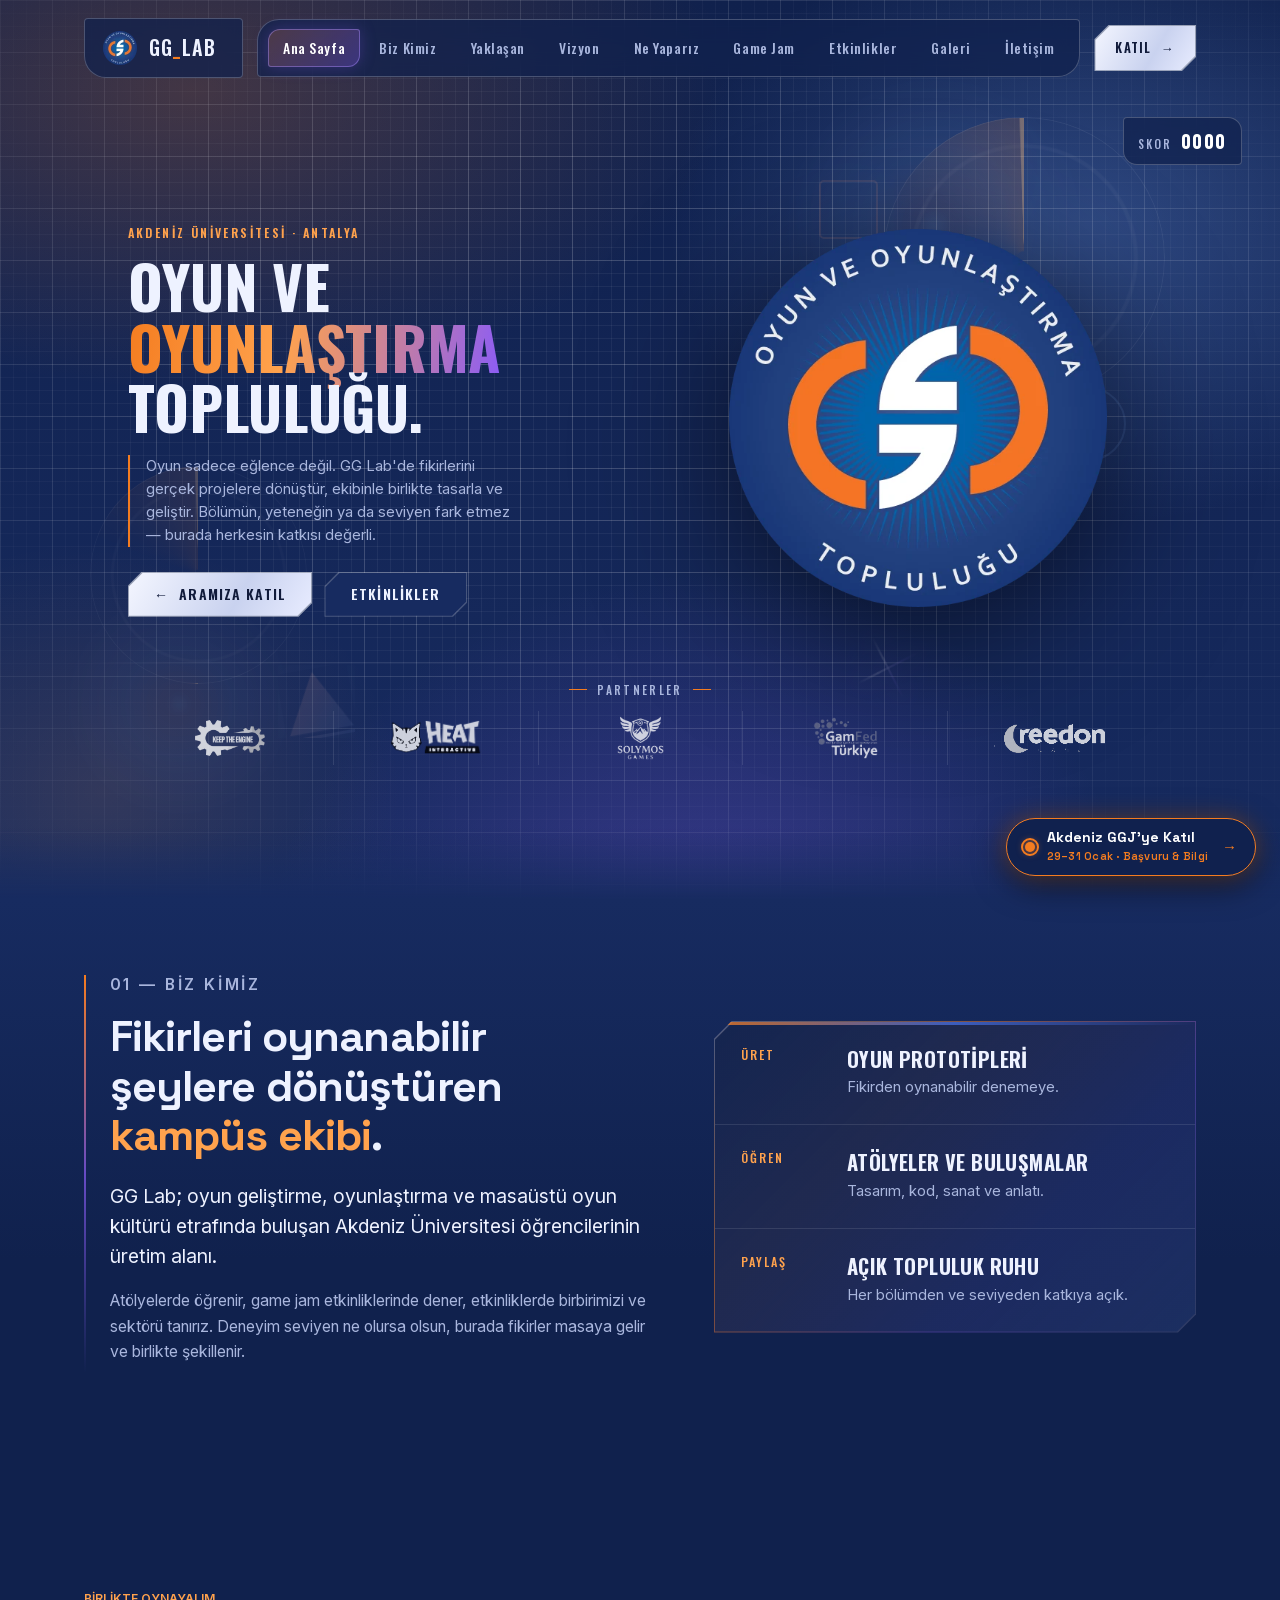
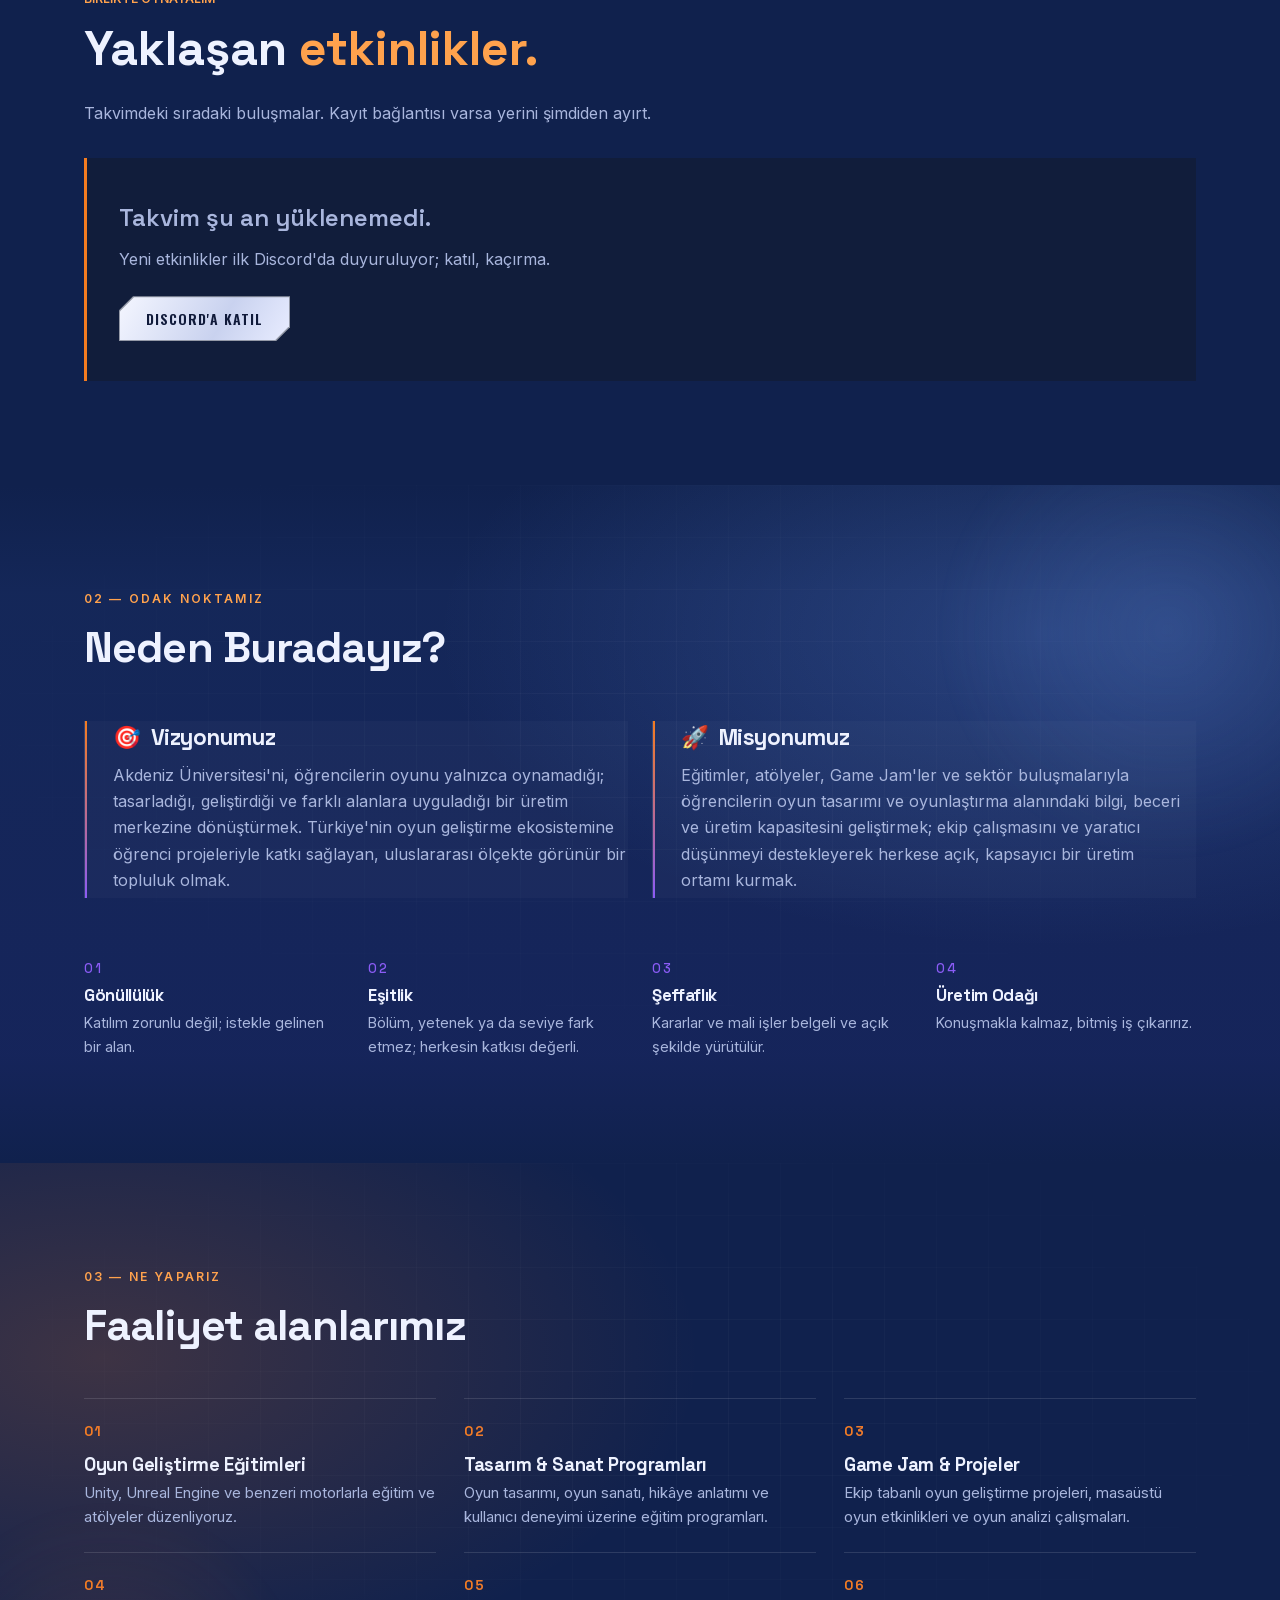
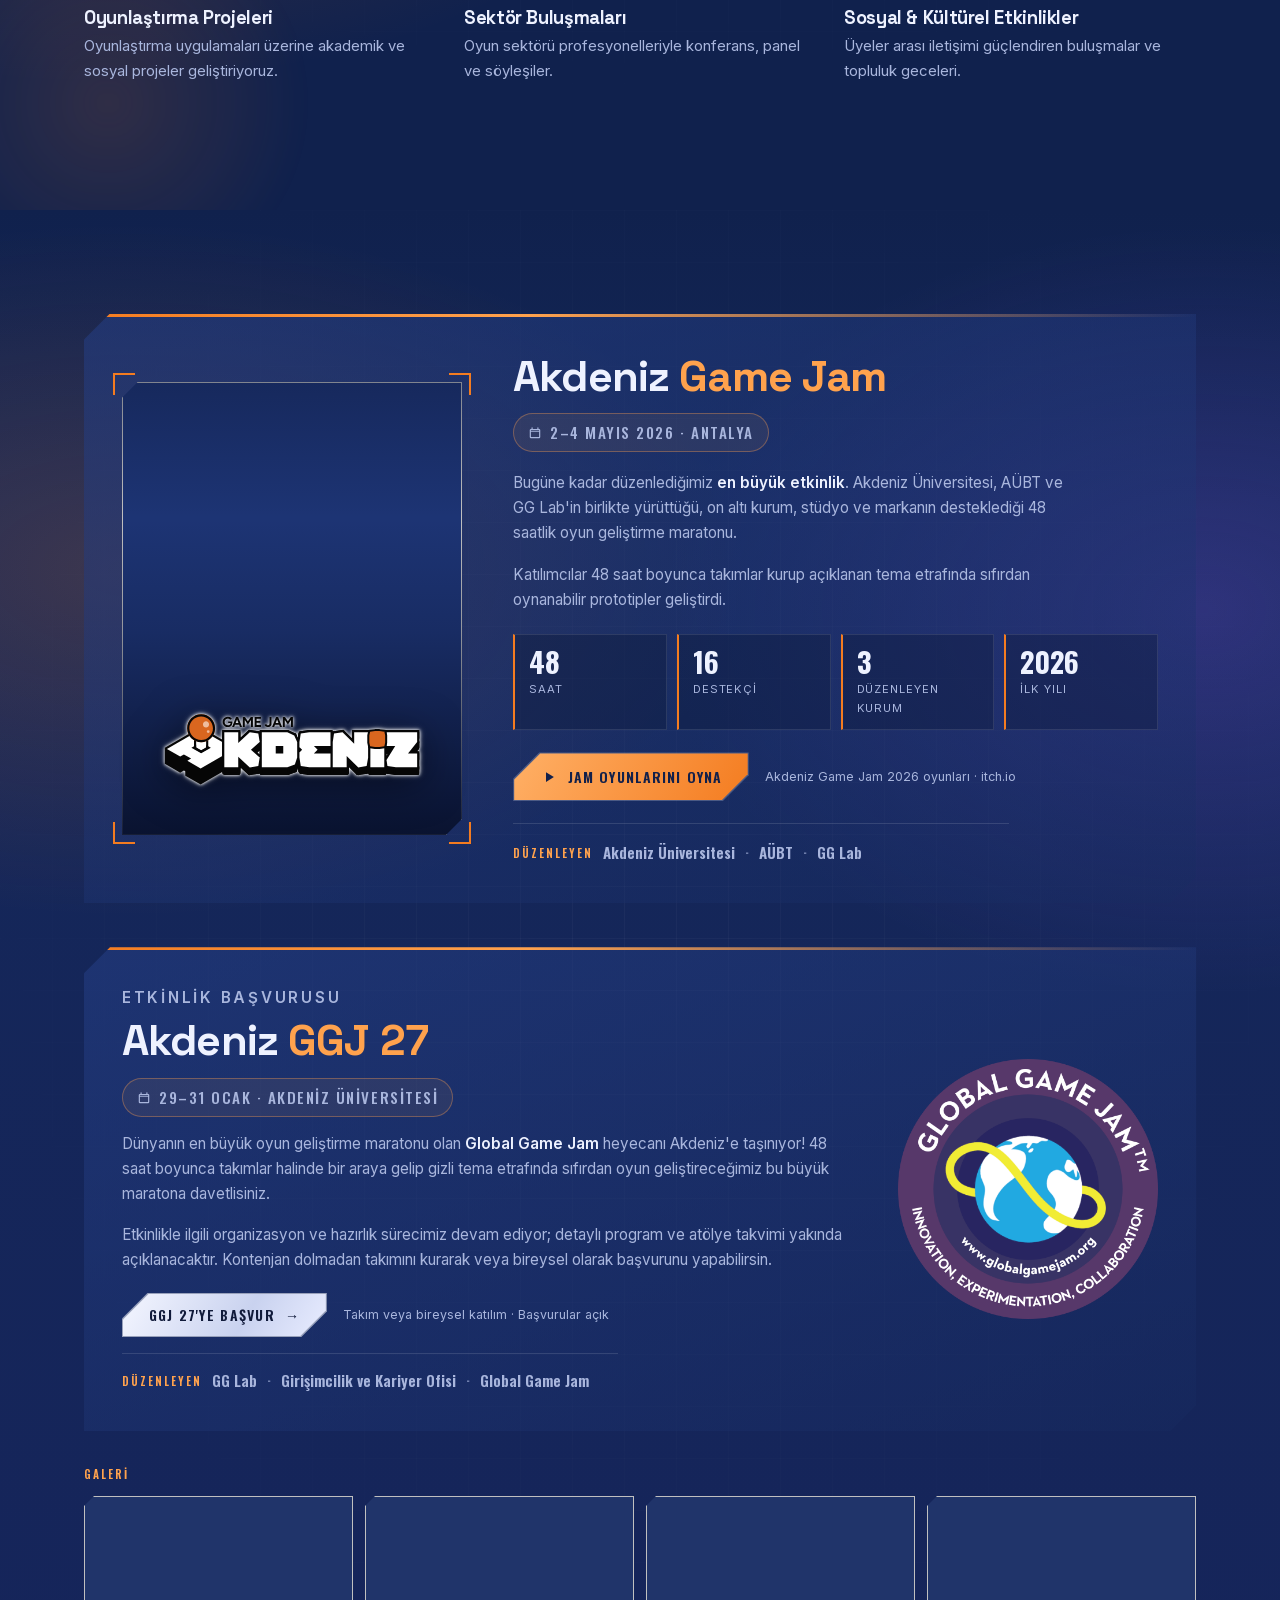
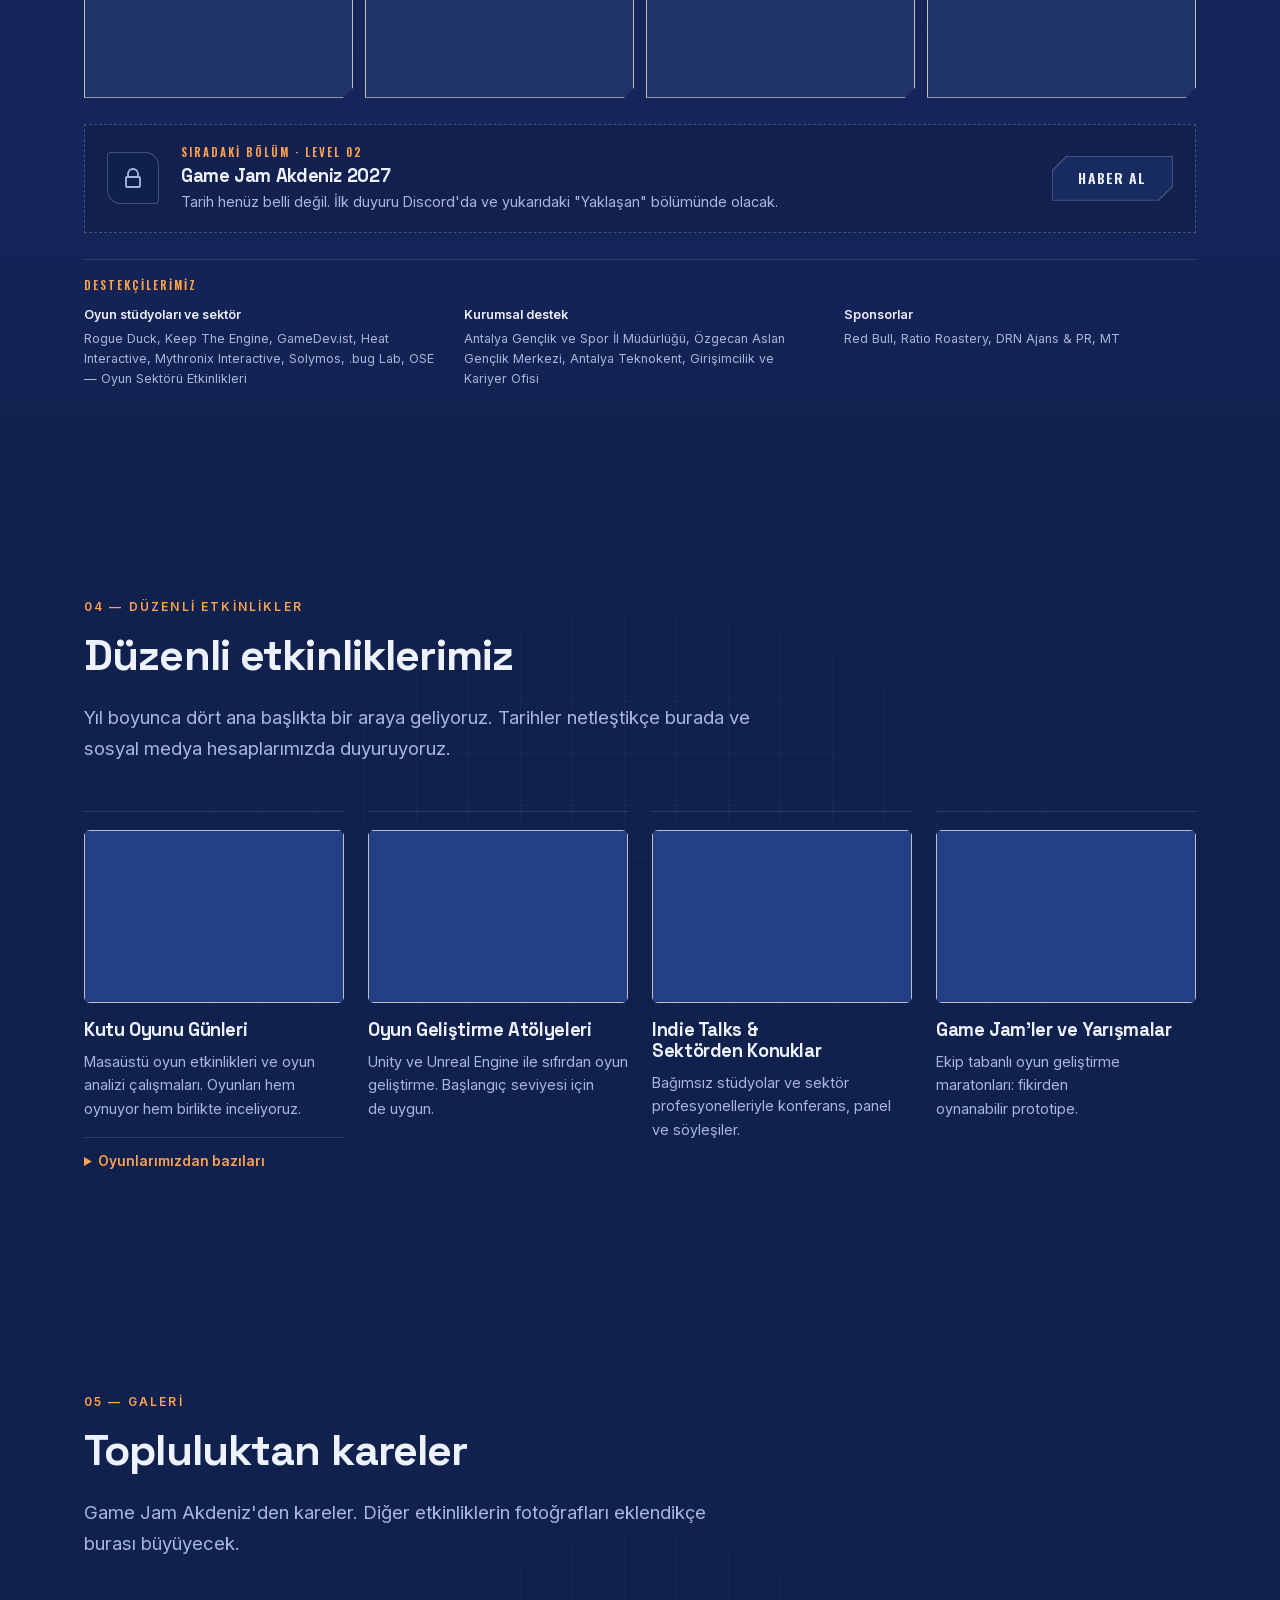
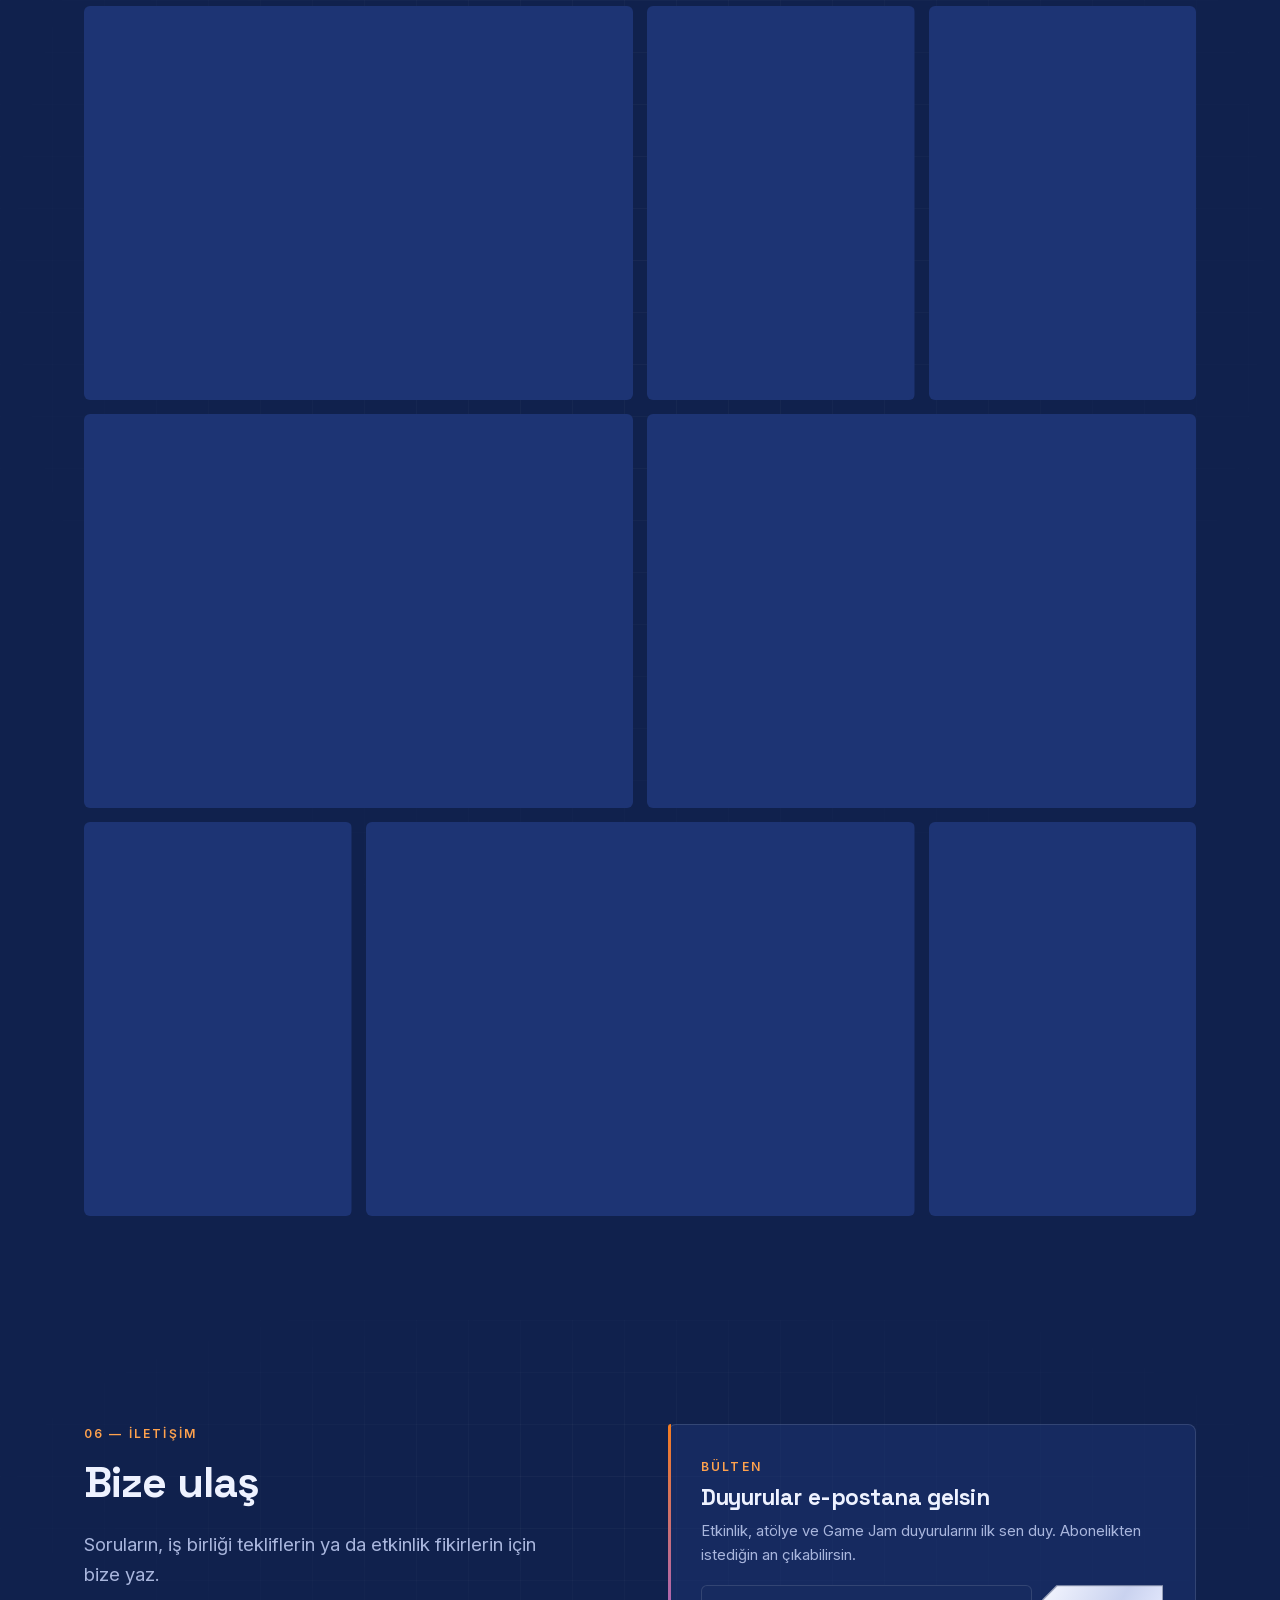
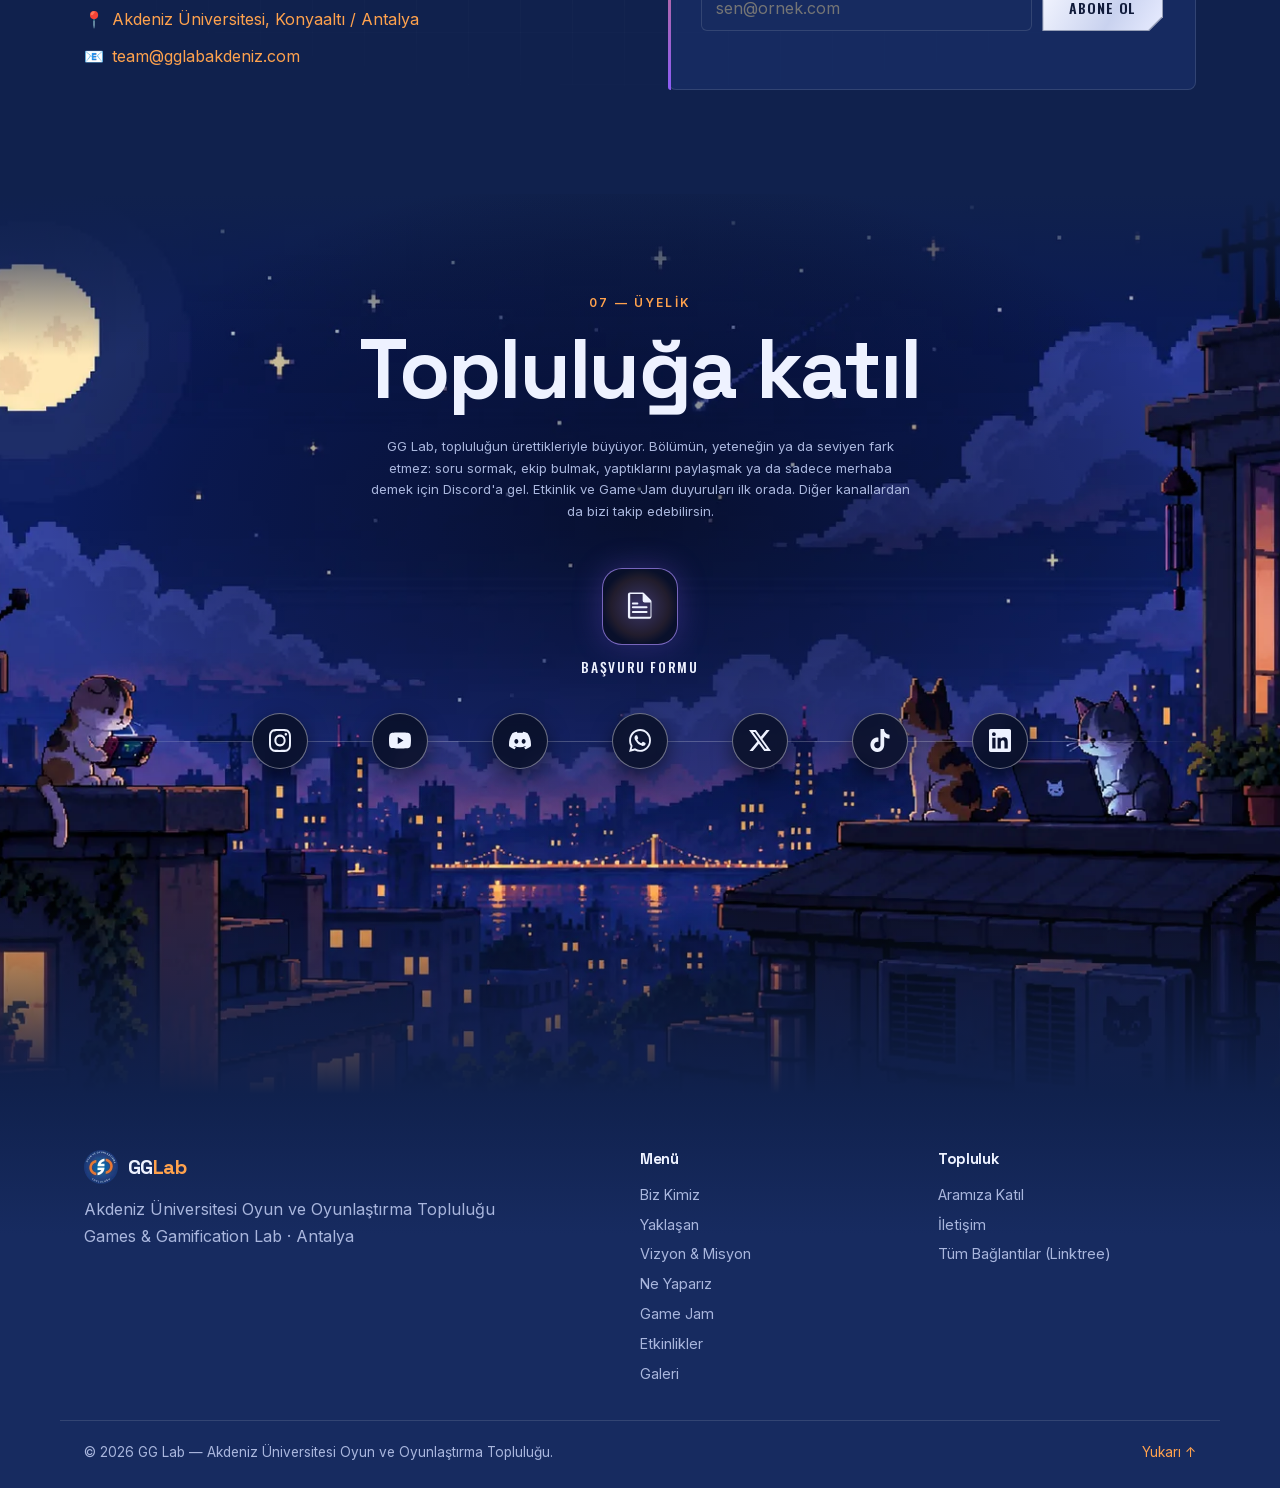
<file: index.html>
<!DOCTYPE html>
<html lang="tr">

<head>
  <meta charset="UTF-8">
  <meta name="viewport" content="width=device-width, initial-scale=1">
  <meta name="theme-color" content="#10214d">
  <!-- Drive görselleri (lh3.googleusercontent.com) Referer taşıyan isteklere kota uyguluyor (429);
     sayfa adresi yalnızca kendi sitemize gönderilir -->
  <meta name="referrer" content="same-origin">
  <script>document.documentElement.classList.add('js')</script>
  <title data-i18n="meta.title">GG Lab — Akdeniz Üniversitesi Oyun ve Oyunlaştırma Topluluğu</title>
  <meta name="description" data-i18n-meta="meta.desc"
    content="Akdeniz Üniversitesi Oyun ve Oyunlaştırma Topluluğu (GG Lab). Oyun geliştirme atölyeleri, Game Jam etkinlikleri, Indie Talks ve kutu oyunu günleri.">
  <meta property="og:site_name" content="GG Lab">
  <meta property="og:type" content="website">
  <meta property="og:locale" content="tr_TR">
  <meta property="og:title" content="GG Lab — Oyun ve Oyunlaştırma Topluluğu">
  <meta property="og:description"
    content="Akdeniz Üniversitesi'nde oyun geliştir, oyunlaştırmayı keşfet, birlikte üret.">
  <!-- og:image mutlak URL olmalı; WhatsApp ve sosyal medya önizlemeleri için 1200x630 og-image.png -->
  <meta property="og:url" content="https://gglabakdeniz.com/">
  <meta property="og:image" content="https://gglabakdeniz.com/assets/img/og-image.png">
  <meta property="og:image:secure_url" content="https://gglabakdeniz.com/assets/img/og-image.png">
  <meta property="og:image:type" content="image/png">
  <meta property="og:image:width" content="1200">
  <meta property="og:image:height" content="630">
  <meta property="og:image:alt" content="GG Lab — Oyun ve Oyunlaştırma Topluluğu">
  <meta name="twitter:card" content="summary_large_image">
  <meta name="twitter:title" content="GG Lab — Oyun ve Oyunlaştırma Topluluğu">
  <meta name="twitter:description"
    content="Akdeniz Üniversitesi'nde oyun geliştir, oyunlaştırmayı keşfet, birlikte üret.">
  <meta name="twitter:image" content="https://gglabakdeniz.com/assets/img/og-image.png">
  <link rel="icon" href="assets/img/logo-yazisiz.png" type="image/png">
  <link rel="apple-touch-icon" href="assets/img/logo-yazisiz.png">
  <!-- Hero'nun ilk karede kullandığı fontlar; diğerleri style.css'teki @font-face ile gerektiğinde iner -->
  <link rel="preload" href="assets/fonts/oswald-latin.woff2" as="font" type="font/woff2" crossorigin>
  <link rel="preload" href="assets/fonts/oswald-tr.woff2" as="font" type="font/woff2" crossorigin>
  <link rel="preload" href="assets/fonts/inter-latin.woff2" as="font" type="font/woff2" crossorigin>
  <link rel="stylesheet" href="css/style.css?v=1.2">
  <link rel="stylesheet" href="css/hud.css?v=1.2">
</head>

<body>
  <div class="scroll-progress" id="scrollProgress" aria-hidden="true"></div>
  <a class="skip-link" href="#main" data-i18n="a11y.skip">İçeriğe geç</a>

  <header class="site-header hud-header" id="siteHeader">
    <div class="container hud-bar">

      <a class="hud-logo" href="#top">
        <span class="hud-logo-mark"><img src="assets/img/logo-yazili-68.webp" alt="" width="34" height="34"></span>
        <span class="hud-logo-text">GG<span class="us">_</span>LAB</span>
      </a>

      <div class="hud-navwrap">
        <nav class="nav hud-nav" id="nav" aria-label="Ana menü" data-i18n-aria="a11y.nav">
          <a href="#top" class="active" data-i18n="nav.home">Ana Sayfa</a>
          <a href="#hakkimizda" data-i18n="nav.about">Biz Kimiz</a>
          <a href="#yaklasan" data-i18n="nav.upcoming">Yaklaşan</a>
          <a href="#vizyon" data-i18n="nav.vision">Vizyon</a>
          <a href="#faaliyet" data-i18n="nav.what">Ne Yaparız</a>
          <a href="#gamejam" data-i18n="nav.jam">Game Jam</a>
          <a href="#etkinlikler" data-i18n="nav.events">Etkinlikler</a>
          <a href="#galeri" data-i18n="nav.gallery">Galeri</a>
          <a href="#iletisim" data-i18n="nav.contact">İletişim</a>
          <a class="cut-btn cut-btn-light nav-cta" href="#uyelik"><span data-i18n="nav.cta">ARAMIZA KATIL</span></a>
        </nav>
      </div>

      <button type="button" class="lang-toggle" id="langToggle" hidden aria-label="İngilizceye geç"
        data-i18n-aria="a11y.lang">
        <span class="lang-current">TR</span>
      </button>

      <a class="cut-btn cut-btn-light hud-menu" href="#uyelik"><span data-i18n="nav.ctaShort">KATIL
          <i>&#8594;</i></span></a>

      <button type="button" class="nav-toggle" id="navToggle" aria-expanded="false" aria-controls="nav"
        aria-label="Menüyü aç" data-i18n-aria="a11y.menuOpen">
        <span></span><span></span><span></span>
      </button>
    </div>
  </header>

  <!-- Site tablosu (Google E-Tablolar, "Web'de yayınla"): tabloyu kullanan bölümler kendi sheet'inin
     data-gid'ini taşır, görsel yerleri data-slot'la işaretli. Bölüm başlıkları (data-head) "ana sayfa"
     sheet'inden gelir: gid'i data-home-gid'e yazılır. Ayrıntı: README > Site tablosu -->
  <main id="main" data-home-gid="793336777"
    data-sheets="https://docs.google.com/spreadsheets/d/e/2PACX-1vQYcHtkd72JI4csMB-9wqnWK6Vy93kgGUiOgyNKxqhwf9q1ifC_QCoQEmoYLSgjwOJI05SOu9kH7YdU/pub">

    <!-- HERO -->
    <section class="hero hud-hero" id="top">
      <div class="hero-bg" aria-hidden="true">
        <span class="tech-ring tech-ring-a"></span>
        <span class="tech-ring tech-ring-b"></span>
        <span class="pad-symbol pad-square"></span>
        <span class="pad-symbol pad-x"></span>
        <span class="pad-symbol pad-circle"></span>
        <span class="pad-symbol pad-triangle"></span>
        <span class="xb xb-a" data-k="a"><svg viewBox="0 0 24 24" aria-hidden="true">
            <path d="M12 4 21 20H3Z" />
          </svg></span>
        <span class="xb xb-b" data-k="b"><svg viewBox="0 0 24 24" aria-hidden="true">
            <circle cx="12" cy="12" r="8" />
          </svg></span>
        <span class="xb xb-c" data-k="x"><svg viewBox="0 0 24 24" aria-hidden="true">
            <path d="M5 5l14 14M19 5 5 19" />
          </svg></span>
        <span class="xb xb-d" data-k="y"><svg viewBox="0 0 24 24" aria-hidden="true">
            <rect x="4.5" y="4.5" width="15" height="15" />
          </svg></span>
        <span class="xb xb-e" data-k="b"><svg viewBox="0 0 24 24" aria-hidden="true">
            <circle cx="12" cy="12" r="8" />
          </svg></span>
        <span class="xb xb-f" data-k="a"><svg viewBox="0 0 24 24" aria-hidden="true">
            <path d="M12 4 21 20H3Z" />
          </svg></span>
        <span class="xb xb-g" data-k="y"><svg viewBox="0 0 24 24" aria-hidden="true">
            <rect x="4.5" y="4.5" width="15" height="15" />
          </svg></span>
        <span class="xb xb-h" data-k="x"><svg viewBox="0 0 24 24" aria-hidden="true">
            <path d="M5 5l14 14M19 5 5 19" />
          </svg></span>
        <span class="xb xb-i" data-k="y"><svg viewBox="0 0 24 24" aria-hidden="true">
            <rect x="4.5" y="4.5" width="15" height="15" />
          </svg></span>
        <span class="xb xb-l" data-k="b"><svg viewBox="0 0 24 24" aria-hidden="true">
            <circle cx="12" cy="12" r="8" />
          </svg></span>
        <span class="light-orb orb-a"></span>
        <span class="light-orb orb-b"></span>
      </div>
      <canvas class="hud-particle-canvas" id="hudParticleCanvas" aria-hidden="true"></canvas>
      <div class="hud-crosshair" id="hudCrosshair" aria-hidden="true">
        <span class="ch-dot"></span>
        <span class="ch-line ch-t"></span>
        <span class="ch-line ch-b"></span>
        <span class="ch-line ch-l"></span>
        <span class="ch-line ch-r"></span>
      </div>
      <!-- mini oyun skoru: PS ikonlarını vurarak puan topla -->
      <div class="xb-score" id="xbScore" aria-label="Mini Oyun Skoru"><span data-i18n="game.score">SKOR</span> <b
          class="xb-score-val">0000</b></div>
      <div class="container">
        <div class="hud-frame">
          <div class="hud-hero-grid">
            <div class="hero-text">
              <p class="eyebrow hero-enter"><span class="tick" aria-hidden="true"></span><span
                  data-i18n="hero.eyebrow">Akdeniz Üniversitesi · Antalya</span></p>
              <h1 class="hero-enter" data-i18n="hero.title">OYUN VE<br><span
                  class="grad">OYUNLAŞTIRMA</span><br>TOPLULUĞU.</h1>
              <p class="lead hero-enter" data-i18n="hero.lead">Oyun sadece eğlence değil. GG Lab'de fikirlerini gerçek
                projelere
                dönüştür, ekibinle birlikte tasarla ve geliştir. Bölümün, yeteneğin ya da
                seviyen fark etmez — burada herkesin katkısı değerli.</p>
              <div class="hero-actions hero-enter">
                <a class="cut-btn cut-btn-light" href="#uyelik"><span data-i18n="hero.cta1"><i>&#8592;</i> Aramıza
                    katıl</span></a>
                <a class="cut-btn cut-btn-ghost" href="#etkinlikler"><span data-i18n="hero.cta2">Etkinlikler</span></a>
              </div>
            </div>

            <div class="hero-visual hero-enter">
              <img src="assets/img/logo-yazili.webp" alt="" width="512" height="512" fetchpriority="high"
                style="aspect-ratio:1">
            </div>
          </div>

          <div class="hud-partners hero-enter">
            <span class="hud-partners-label" data-i18n="hero.partners">PARTNERLER</span>
            <ul class="hud-partners-list">
              <li><img class="logo-mark" src="assets/img/logos/keep-the-engine.webp" alt="Keep The Engine" width="232"
                  height="120" decoding="async"></li>
              <li><img class="logo-mark" style="--k:1.3" src="assets/img/logos/heat-interactive.webp"
                  alt="Heat Interactive" width="207" height="96" decoding="async"></li>
              <li><img class="logo-mark" style="--k:1.23" src="assets/img/logos/solymos-games.webp" alt="Solymos Games"
                  width="130" height="120" decoding="async"></li>
              <li><img class="logo-mark" style="--k:1.18" src="assets/img/logos/gamfed-turkiye.webp"
                  alt="GamFed Türkiye" width="170" height="110" decoding="async"></li>
              <li><img class="logo-mark" style="--k:.92" src="assets/img/logos/reedon-games.webp" alt="Reedon Games"
                  width="210" height="62" decoding="async"></li>
            </ul>
          </div>
        </div>
      </div>
    </section>

    <!-- BİZ KİMİZ -->
    <section class="section about-bridge" id="hakkimizda">
      <div class="container about-bridge-inner">
        <div class="about-copy reveal">
          <p class="eyebrow" data-head="ust" data-i18n="about.eyebrow">01 — Biz Kimiz</p>
          <h2 data-head="baslik" data-i18n="about.head">Fikirleri oynanabilir şeylere dönüştüren <span
              class="accent">kampüs ekibi</span>.</h2>
          <p class="about-lead" data-head="aciklama" data-i18n="about.p1">GG Lab; oyun geliştirme, oyunlaştırma ve
            masaüstü oyun kültürü etrafında buluşan Akdeniz Üniversitesi öğrencilerinin üretim alanı.</p>
          <p data-i18n="about.p2">Atölyelerde öğrenir, game jam etkinliklerinde dener, etkinliklerde birbirimizi ve
            sektörü tanırız. Deneyim seviyen ne olursa olsun, burada fikirler masaya gelir ve birlikte şekillenir.</p>
        </div>
        <div class="about-panel reveal reveal-r" role="group" aria-label="GG Lab çalışma alanları"
          data-i18n-aria="about.panelAria">
          <span class="about-panel-line" aria-hidden="true"></span>
          <article class="about-signal">
            <span class="signal-code" data-i18n="about.s1k">ÜRET</span>
            <h3 data-i18n="about.s1h">Oyun prototipleri</h3>
            <p data-i18n="about.s1p">Fikirden oynanabilir denemeye.</p>
          </article>
          <article class="about-signal">
            <span class="signal-code" data-i18n="about.s2k">ÖĞREN</span>
            <h3 data-i18n="about.s2h">Atölyeler ve buluşmalar</h3>
            <p data-i18n="about.s2p">Tasarım, kod, sanat ve anlatı.</p>
          </article>
          <article class="about-signal">
            <span class="signal-code" data-i18n="about.s3k">PAYLAŞ</span>
            <h3 data-i18n="about.s3h">Açık topluluk ruhu</h3>
            <p data-i18n="about.s3p">Her bölümden ve seviyeden katkıya açık.</p>
          </article>
        </div>
      </div>
    </section>

    <!-- YAKLAŞAN ETKİNLİKLER — liste site tablosunun "etkinlikler" sheet'inden gelir.
       Sütunlar ve düzenleme: README > Yaklaşan etkinlikler. Geçmiş tarihler kendiliğinden gizlenir. -->
    <section class="section upcoming-section" id="yaklasan" data-gid="353119909" aria-labelledby="upHeading">
      <div class="container">
        <div class="section-head up-heading reveal">
          <p class="eyebrow" data-head="ust" data-i18n="up.eyebrow">Birlikte oynayalım</p>
          <h2 id="upHeading" data-head="baslik" data-i18n="up.head">Yaklaşan <span>etkinlikler.</span></h2>
          <p class="lead" data-head="aciklama" data-i18n="up.lead">Takvimdeki sıradaki buluşmalar. Kayıt bağlantısı
            varsa yerini şimdiden ayırt.</p>
        </div>
        <div class="upcoming" id="upcoming" aria-busy="true">
          <div class="up-skeleton" aria-hidden="true"><span></span><span></span></div>
          <ol class="up-list" id="upList" hidden></ol>
          <div class="up-footer" id="upFooter" hidden>
            <p data-i18n="up.followNote">Yeni buluşmalardan ilk sen haberdar ol.</p>
            <a href="#uyelik"><span data-i18n="up.follow">Discord'da takip et</span><span class="up-arrow"
                aria-hidden="true">↓</span></a>
          </div>
          <div class="up-empty" id="upEmpty" hidden>
            <p class="up-empty-h" id="upEmptyH" data-i18n="up.emptyH">Takvim şu an boş, ama uzun sürmez.</p>
            <p data-i18n="up.emptyP">Yeni etkinlikler ilk Discord'da duyuruluyor; katıl, kaçırma.</p>
            <a class="cut-btn cut-btn-light" href="https://discord.gg/9GABbAK2rw" target="_blank"
              rel="noopener noreferrer"><span><span data-i18n="up.emptyCta"><span lang="en">Discord</span>'a
                  katıl</span></span></a>
          </div>
          <noscript>
            <p class="up-noscript">Etkinlik takvimi için JavaScript gerekiyor. Duyurular Discord ve Instagram
              hesaplarımızda.</p>
          </noscript>
        </div>
      </div>
    </section>

    <!-- VİZYON & MİSYON -->
    <section class="section section-alt" id="vizyon">
      <div class="container">
        <div class="section-head reveal">
          <p class="eyebrow" data-head="ust" data-i18n="vision.eyebrow">02 — ODAK NOKTAMIZ</p>
          <h2 data-head="baslik" data-i18n="vision.head">Neden Buradayız?</h2>
          <p class="lead" data-head="aciklama" hidden></p>
        </div>
        <div class="vm-grid">
          <article class="vm-card spotlight reveal reveal-l">
            <h3><span class="vm-ico" aria-hidden="true">🎯</span> <span data-i18n="vision.v">Vizyonumuz</span></h3>
            <p data-i18n="vision.vp">Akdeniz Üniversitesi'ni, öğrencilerin oyunu yalnızca oynamadığı; tasarladığı,
              geliştirdiği ve
              farklı alanlara uyguladığı bir üretim merkezine dönüştürmek. Türkiye'nin oyun geliştirme
              ekosistemine öğrenci projeleriyle katkı sağlayan, uluslararası ölçekte görünür bir topluluk olmak.</p>
          </article>
          <article class="vm-card spotlight reveal reveal-r">
            <h3><span class="vm-ico" aria-hidden="true">🚀</span> <span data-i18n="vision.m">Misyonumuz</span></h3>
            <p data-i18n="vision.mp">Eğitimler, atölyeler, Game Jam'ler ve sektör buluşmalarıyla öğrencilerin oyun
              tasarımı ve
              oyunlaştırma alanındaki bilgi, beceri ve üretim kapasitesini geliştirmek; ekip çalışmasını ve
              yaratıcı düşünmeyi destekleyerek herkese açık, kapsayıcı bir üretim ortamı kurmak.</p>
          </article>
        </div>
        <div class="values reveal">
          <div class="value"><span>01</span>
            <h4 data-i18n="vision.n1h">Gönüllülük</h4>
            <p data-i18n="vision.n1p">Katılım zorunlu değil; istekle gelinen bir alan.</p>
          </div>
          <div class="value"><span>02</span>
            <h4 data-i18n="vision.n2h">Eşitlik</h4>
            <p data-i18n="vision.n2p">Bölüm, yetenek ya da seviye fark etmez; herkesin katkısı değerli.</p>
          </div>
          <div class="value"><span>03</span>
            <h4 data-i18n="vision.n3h">Şeffaflık</h4>
            <p data-i18n="vision.n3p">Kararlar ve mali işler belgeli ve açık şekilde yürütülür.</p>
          </div>
          <div class="value"><span>04</span>
            <h4 data-i18n="vision.n4h">Üretim Odağı</h4>
            <p data-i18n="vision.n4p">Konuşmakla kalmaz, bitmiş iş çıkarırız.</p>
          </div>
        </div>
      </div>
    </section>

    <!-- FAALİYET ALANLARI -->
    <section class="section" id="faaliyet">
      <div class="container">
        <div class="section-head reveal">
          <p class="eyebrow" data-head="ust" data-i18n="act.eyebrow">03 — Ne Yaparız</p>
          <h2 data-head="baslik" data-i18n="act.head">Faaliyet alanlarımız</h2>
          <p class="lead" data-head="aciklama" hidden></p>
        </div>
        <div class="feature-grid">
          <article class="card feature spotlight reveal reveal-l"><span class="card-num">01</span>
            <h3 data-i18n="act.f1h">Oyun Geliştirme Eğitimleri</h3>
            <p data-i18n="act.f1p">Unity, Unreal Engine ve benzeri motorlarla eğitim ve atölyeler düzenliyoruz.</p>
          </article>
          <article class="card feature spotlight reveal reveal-zoom"><span class="card-num">02</span>
            <h3 data-i18n="act.f2h">Tasarım &amp; Sanat Programları</h3>
            <p data-i18n="act.f2p">Oyun tasarımı, oyun sanatı, hikâye anlatımı ve kullanıcı deneyimi üzerine eğitim
              programları.</p>
          </article>
          <article class="card feature spotlight reveal reveal-r"><span class="card-num">03</span>
            <h3 data-i18n="act.f3h">Game Jam &amp; Projeler</h3>
            <p data-i18n="act.f3p">Ekip tabanlı oyun geliştirme projeleri, masaüstü oyun etkinlikleri ve oyun analizi
              çalışmaları.</p>
          </article>
          <article class="card feature spotlight reveal reveal-l"><span class="card-num">04</span>
            <h3 data-i18n="act.f4h">Oyunlaştırma Projeleri</h3>
            <p data-i18n="act.f4p">Oyunlaştırma uygulamaları üzerine akademik ve sosyal projeler geliştiriyoruz.</p>
          </article>
          <article class="card feature spotlight reveal reveal-zoom"><span class="card-num">05</span>
            <h3 data-i18n="act.f5h">Sektör Buluşmaları</h3>
            <p data-i18n="act.f5p">Oyun sektörü profesyonelleriyle konferans, panel ve söyleşiler.</p>
          </article>
          <article class="card feature spotlight reveal reveal-r"><span class="card-num">06</span>
            <h3 data-i18n="act.f6h">Sosyal &amp; Kültürel Etkinlikler</h3>
            <p data-i18n="act.f6p">Üyeler arası iletişimi güçlendiren buluşmalar ve topluluk geceleri.</p>
          </article>
        </div>
      </div>
    </section>

    <!-- GAME JAM AKDENİZ — "bölüm seçme" ekranı: oyun kutusu kapağı, bölüm bilgileri,
       ekran görüntüleri, kilitli sıradaki bölüm ve jenerik -->
    <section class="section section-alt" id="gamejam" data-gid="1856434088">
      <div class="container">
        <article class="level reveal">
          <figure class="level-cover">
            <!-- [html-validate-disable-block element-required-attributes: src tablodan gelir (main.js)] -->
            <img class="level-cover-img" data-slot="kapak" alt="" width="700" height="933" loading="lazy"
              decoding="async">
            <img class="level-logo" src="assets/img/gamejam-logo.svg" alt="Akdeniz Game Jam" width="1281" height="489"
              loading="lazy">
          </figure>

          <div class="level-info">
            <h2 data-i18n="jam.head">Akdeniz <span class="accent">Game Jam</span></h2>
            <p class="level-when">
              <svg class="ic" viewBox="0 0 24 24" aria-hidden="true">
                <path d="M7 3v3M17 3v3M4 9h16M5 6h14a1 1 0 0 1 1 1v12a1 1 0 0 1-1 1H5a1 1 0 0 1-1-1V7a1 1 0 0 1 1-1Z" />
              </svg>
              <span data-i18n="jam.when">2–4 Mayıs 2026 · Antalya</span>
            </p>
            <p data-i18n="jam.p1">Bugüne kadar düzenlediğimiz <strong>en büyük etkinlik</strong>.
              Akdeniz Üniversitesi, AÜBT ve GG Lab'in birlikte
              yürüttüğü, on altı kurum, stüdyo ve markanın desteklediği 48 saatlik oyun geliştirme maratonu.</p>
            <p data-i18n="jam.p2">Katılımcılar 48 saat boyunca takımlar kurup açıklanan tema
              etrafında sıfırdan oynanabilir prototipler geliştirdi.</p>

            <dl class="level-stats">
              <div>
                <dt data-count="48">48</dt>
                <dd data-i18n="jam.s1">saat</dd>
              </div>
              <div>
                <dt data-count="16">16</dt>
                <dd data-i18n="jam.s2">destekçi</dd>
              </div>
              <div>
                <dt data-count="3">3</dt>
                <dd data-i18n="jam.s3">düzenleyen kurum</dd>
              </div>
              <div>
                <dt>2026</dt>
                <dd data-i18n="jam.s4">ilk yılı</dd>
              </div>
            </dl>

            <div class="level-actions">
              <a class="cut-btn cut-btn-play" href="https://itch.io/jam/akdeniz-gamejam-2026/entries" target="_blank"
                rel="noopener noreferrer">
                <span><svg class="ic-play" viewBox="0 0 24 24" aria-hidden="true">
                    <path d="M8 5.5v13l10.5-6.5Z" />
                  </svg><span data-i18n="jam.itch">Jam oyunlarını oyna</span></span>
              </a>
              <span class="level-actions-sub" data-i18n="jam.itchSub">Akdeniz Game Jam 2026 oyunları · itch.io</span>
            </div>

            <p class="level-by">
              <span class="level-label" data-i18n="jam.byLabel">Düzenleyen</span>
              <span>Akdeniz Üniversitesi</span>
              <span class="level-by-sep" aria-hidden="true">·</span>
              <span>AÜBT</span>
              <span class="level-by-sep" aria-hidden="true">·</span>
              <span>GG Lab</span>
            </p>
          </div>
        </article>

        <!-- AKDENİZ GLOBAL GAME JAM 27 (GGJ 27) -->
        <article class="level reveal" id="ggj27" style="margin-top: clamp(28px, 4vw, 44px); width: 100%;">
          <div class="level-info" style="max-width: 100%;">
            <p class="eyebrow" style="margin-bottom: 6px;">Etkinlik Başvurusu</p>
            <h2>Akdeniz <span class="accent">GGJ 27</span></h2>
            <p class="level-when" style="margin-bottom: 14px;">
              <svg class="ic" viewBox="0 0 24 24" aria-hidden="true">
                <path d="M7 3v3M17 3v3M4 9h16M5 6h14a1 1 0 0 1 1 1v12a1 1 0 0 1-1 1H5a1 1 0 0 1-1-1V7a1 1 0 0 1 1-1Z" />
              </svg>
              <span>29–31 Ocak · Akdeniz Üniversitesi</span>
            </p>
            <p style="max-width: none;">Dünyanın en büyük oyun geliştirme maratonu olan <strong>Global Game Jam</strong> heyecanı Akdeniz'e taşınıyor! 48 saat boyunca takımlar halinde bir araya gelip gizli tema etrafında sıfırdan oyun geliştireceğimiz bu büyük maratona davetlisiniz.</p>
            <p style="max-width: none;">Etkinlikle ilgili organizasyon ve hazırlık sürecimiz devam ediyor; detaylı program ve atölye takvimi yakında açıklanacaktır. Kontenjan dolmadan takımını kurarak veya bireysel olarak başvurunu yapabilirsin.</p>

            <div class="level-actions" style="margin: 20px 0 16px;">
              <a class="cut-btn cut-btn-light cut-btn-lg ggj-cta" href="ggj27/">
                <span>GGJ 27'ye Başvur <i>&rarr;</i></span>
              </a>
              <span class="level-actions-sub">Takım veya bireysel katılım · Başvurular açık</span>
            </div>

            <p class="level-by" style="margin-top: 16px; padding-top: 14px;">
              <span class="level-label">Düzenleyen</span>
              <span>GG Lab</span>
              <span class="level-by-sep" aria-hidden="true">·</span>
              <span>Girişimcilik ve Kariyer Ofisi</span>
              <span class="level-by-sep" aria-hidden="true">·</span>
              <span>Global Game Jam</span>
            </p>
          </div>
          <img class="ggj-logo" src="assets/img/ggj-logo.png" alt="Global Game Jam 27 logosu" width="900" height="900" loading="lazy">
        </article>

        <!-- ekran görüntüleri tablodan gelir (gamejam sheet, ekran1–4); gelmezse kutular boş kalır.
           Tıklanınca lightbox'ta açılır: fotoğraf galeride de varsa galerinin içinde (main.js) -->
        <div class="level-shots reveal">
          <p class="level-label" data-i18n="jam.shotsH">Galeri</p>
          <ul>
            <!-- [html-validate-disable-block element-required-attributes: src tablodan gelir (main.js)] -->
            <li><a class="level-shot" data-slot="ekran1"><img alt="" width="700" height="933" loading="lazy"
                  decoding="async"></a></li>
            <li><a class="level-shot" data-slot="ekran2"><img alt="" width="700" height="933" loading="lazy"
                  decoding="async"></a></li>
            <li><a class="level-shot" data-slot="ekran3"><img alt="" width="700" height="933" loading="lazy"
                  decoding="async"></a></li>
            <li><a class="level-shot" data-slot="ekran4"><img alt="" width="700" height="933" loading="lazy"
                  decoding="async"></a></li>
          </ul>
        </div>

        <!-- sıradaki bölüm: tarih açıklanana kadar kilitli -->
        <div class="level-next reveal">
          <span class="level-lock" aria-hidden="true"><svg viewBox="0 0 24 24">
              <path
                d="M7 11V8a5 5 0 0 1 10 0v3M6 11h12a1 1 0 0 1 1 1v8a1 1 0 0 1-1 1H6a1 1 0 0 1-1-1v-8a1 1 0 0 1 1-1Z" />
            </svg></span>
          <div class="level-next-text">
            <p class="level-label" data-i18n="jam.nextK">Sıradaki bölüm · Level 02</p>
            <h3 data-i18n="jam.nextH">Game Jam Akdeniz 2027</h3>
            <p data-i18n="jam.nextP">Tarih henüz belli değil. İlk duyuru Discord'da ve yukarıdaki "Yaklaşan" bölümünde
              olacak.</p>
          </div>
          <a class="cut-btn cut-btn-ghost" href="https://discord.gg/9GABbAK2rw" target="_blank"
            rel="noopener noreferrer"><span data-i18n="jam.nextCta">Haber al</span></a>
        </div>

        <!-- jenerik: destekçiler, oyunların bitişindeki emeği geçenler listesi gibi -->
        <div class="level-credits reveal">
          <p class="level-label" data-i18n="jam.creditsH">Destekçilerimiz</p>
          <dl>
            <div>
              <dt data-i18n="jam.studioH">Oyun stüdyoları ve sektör</dt>
              <dd>Rogue Duck, Keep The Engine, GameDev.ist, Heat Interactive, Mythronix Interactive, Solymos, .bug Lab,
                OSE — Oyun Sektörü Etkinlikleri</dd>
            </div>
            <div>
              <dt data-i18n="jam.instH">Kurumsal destek</dt>
              <dd>Antalya Gençlik ve Spor İl Müdürlüğü, Özgecan Aslan Gençlik Merkezi, Antalya Teknokent, Girişimcilik
                ve Kariyer Ofisi</dd>
            </div>
            <div>
              <dt data-i18n="jam.sponsorH">Sponsorlar</dt>
              <dd>Red Bull, Ratio Roastery, DRN Ajans &amp; PR, MT</dd>
            </div>
          </dl>
        </div>
      </div>
    </section>

    <!-- DÜZENLİ ETKİNLİKLER -->
    <section class="section" id="etkinlikler" data-gid="1461908741">
      <div class="container">
        <div class="section-head reveal">
          <p class="eyebrow" data-head="ust" data-i18n="ev.eyebrow">04 — Düzenli Etkinlikler</p>
          <h2 data-head="baslik" data-i18n="ev.head">Düzenli etkinliklerimiz</h2>
          <p class="lead" data-head="aciklama" data-i18n="ev.lead">Yıl boyunca dört ana başlıkta bir araya geliyoruz.
            Tarihler netleştikçe burada ve sosyal medya hesaplarımızda duyuruyoruz.</p>
        </div>

        <div class="events" id="events">
          <!-- [html-validate-disable-block element-required-attributes: src tablodan gelir (main.js)] -->
          <article class="event-card spotlight reveal reveal-zoom" data-slot="kutu">
            <div class="event-media"><img data-col="gorsel" alt="" width="800" height="450" loading="lazy"
                decoding="async"></div>
            <div class="event-body">
              <div>
                <h3 data-col="baslik" data-i18n="ev.e1h">Kutu Oyunu Günleri</h3>
                <p data-col="aciklama" data-i18n="ev.e1p">Masaüstü oyun etkinlikleri ve oyun analizi çalışmaları.
                  Oyunları hem oynuyor hem birlikte inceliyoruz.</p>
                <details class="event-games">
                  <summary data-i18n="ev.games">Oyunlarımızdan bazıları</summary>
                  <ul>
                    <li>Marvel Champions</li>
                    <li>Bang! <span data-i18n="ev.twoCopies">(2 adet)</span></li>
                    <li>Munchkin + DLC</li>
                    <li>Munchkin Cthulhu</li>
                    <li>Cascadia</li>
                    <li>Gulyabani</li>
                    <li>İz Peşinde</li>
                    <li>Kayıp Ada</li>
                    <li>Epik Büyü Savaşları</li>
                    <li>Monopoly Star Wars</li>
                  </ul>
                </details>
              </div>
            </div>
          </article>

          <article class="event-card spotlight reveal reveal-zoom" data-slot="atolye">
            <div class="event-media"><img data-col="gorsel" alt="" width="800" height="473" loading="lazy"
                decoding="async"></div>
            <div class="event-body">
              <div>
                <h3 data-col="baslik" data-i18n="ev.e2h">Oyun Geliştirme Atölyeleri</h3>
                <p data-col="aciklama" data-i18n="ev.e2p">Unity ve Unreal Engine ile sıfırdan oyun geliştirme.
                  Başlangıç seviyesi için de uygun.</p>
              </div>
            </div>
          </article>

          <article class="event-card spotlight reveal reveal-zoom" data-slot="talks">
            <div class="event-media"><img data-col="gorsel" alt="" width="800" height="533" loading="lazy"
                decoding="async"></div>
            <div class="event-body">
              <div>
                <h3 data-col="baslik" data-i18n="ev.e3h">Indie Talks &amp; Sektörden Konuklar</h3>
                <p data-col="aciklama" data-i18n="ev.e3p">Bağımsız stüdyolar ve sektör profesyonelleriyle
                  konferans, panel ve söyleşiler.</p>
              </div>
            </div>
          </article>

          <article class="event-card spotlight reveal reveal-zoom" data-slot="jam">
            <div class="event-media"><img data-col="gorsel" alt="" width="800" height="533" loading="lazy"
                decoding="async"></div>
            <div class="event-body">
              <div>
                <h3 data-col="baslik" data-i18n="ev.e4h">Game Jam'ler ve Yarışmalar</h3>
                <p data-col="aciklama" data-i18n="ev.e4p">Ekip tabanlı oyun geliştirme maratonları:
                  fikirden oynanabilir prototipe.</p>
              </div>
            </div>
          </article>
        </div>
      </div>
    </section>

    <!-- GALERİ -->
    <section class="section" id="galeri" data-gid="78690489">
      <div class="container">
        <div class="section-head reveal">
          <p class="eyebrow" data-head="ust" data-i18n="gal.eyebrow">05 — Galeri</p>
          <h2 data-head="baslik" data-i18n="gal.head">Topluluktan kareler</h2>
          <p class="lead" data-head="aciklama" data-i18n="gal.lead">Game Jam Akdeniz'den kareler. Diğer etkinliklerin
            fotoğrafları eklendikçe burası büyüyecek.</p>
        </div>
        <div class="gallery" id="gallery">
          <div class="shot gallery-reveal reveal wide tall" aria-hidden="true"></div>
          <div class="shot gallery-reveal reveal tall" aria-hidden="true"></div>
          <div class="shot gallery-reveal reveal tall" aria-hidden="true"></div>
          <div class="shot gallery-reveal reveal wide tall" aria-hidden="true"></div>
          <div class="shot gallery-reveal reveal wide tall" aria-hidden="true"></div>
          <div class="shot gallery-reveal reveal tall" aria-hidden="true"></div>
          <div class="shot gallery-reveal reveal wide tall" aria-hidden="true"></div>
          <div class="shot gallery-reveal reveal tall" aria-hidden="true"></div>
        </div>
      </div>
    </section>

    <!-- İLETİŞİM -->
    <section class="section" id="iletisim">
      <!-- İletişim formu bir servise (Formspree vb.) bağlanana kadar gizli. Açmak için:
         forma action ekle, `hidden`'ı kaldır, bülten kutusunu bilgi sütununun altına taşı. -->
      <div class="container grid-2">
        <div class="reveal">
          <p class="eyebrow" data-head="ust" data-i18n="ct.eyebrow">06 — İletişim</p>
          <h2 data-head="baslik" data-i18n="ct.head">Bize ulaş</h2>
          <p class="lead" data-head="aciklama" data-i18n="ct.lead">Soruların, iş birliği tekliflerin ya da etkinlik
            fikirlerin için bize yaz.</p>

          <p class="contact-line"><span aria-hidden="true">📍</span> <a
              href="https://www.google.com/maps/search/?api=1&amp;query=Akdeniz+%C3%9Cniversitesi" target="_blank"
              rel="noopener noreferrer" data-i18n="ct.place">Akdeniz Üniversitesi, Konyaaltı / Antalya</a></p>
          <p class="contact-line"><span aria-hidden="true">📧</span> <a href="mailto:team@gglabakdeniz.com"
              data-i18n="ct.mail">team@gglabakdeniz.com</a></p>
        </div>

        <!-- Bülten: action boşken gönderim yapmaz, "yakında" notu gösterir.
           Servis/alan adı hazır olunca action="…" ve method="post" eklemek yeterli (main.js fetch ile yollar). -->
        <form class="newsletter reveal" id="newsletterForm" novalidate>
          <p class="eyebrow" data-i18n="nl.eyebrow">Bülten</p>
          <h3 data-i18n="nl.head">Duyurular e-postana gelsin</h3>
          <p class="muted" data-i18n="nl.lead">Etkinlik, atölye ve Game Jam duyurularını ilk sen duy. Abonelikten
            istediğin an çıkabilirsin.</p>
          <div class="newsletter-row">
            <label class="sr-only" for="nlEmail" data-i18n="form.email">E-posta</label>
            <input id="nlEmail" name="email" type="email" required autocomplete="email" inputmode="email"
              placeholder="sen@ornek.com" data-i18n-ph="form.emailPh">
            <button class="cut-btn cut-btn-light" type="submit"><span data-i18n="nl.send">Abone ol</span></button>
          </div>
          <p class="form-note" id="nlNote" role="status"></p>
        </form>

        <form class="contact-form reveal" id="contactForm" novalidate hidden>
          <div class="field">
            <label for="name" data-i18n="form.name">Ad Soyad</label>
            <input id="name" name="name" type="text" required placeholder="Adın ne?" data-i18n-ph="form.namePh">
          </div>
          <div class="field">
            <label for="email" data-i18n="form.email">E-posta</label>
            <input id="email" name="email" type="email" required placeholder="sen@ornek.com"
              data-i18n-ph="form.emailPh">
          </div>
          <div class="field">
            <label for="topic" data-i18n="form.topic">Konu</label>
            <select id="topic" name="topic">
              <option data-i18n="form.t4">Sponsorluk ve iş birliği</option>
              <option data-i18n="form.t1">Topluluğa üye olmak istiyorum</option>
              <option data-i18n="form.t2">Etkinlik / atölye sorusu</option>
              <option data-i18n="form.t3">Game Jam katılımı</option>
              <option data-i18n="form.t5">Diğer</option>
            </select>
          </div>
          <div class="field">
            <label for="message" data-i18n="form.msg">Mesaj</label>
            <textarea id="message" name="message" rows="4" required placeholder="Kısaca anlat..."
              data-i18n-ph="form.msgPh"></textarea>
          </div>
          <button class="btn btn-primary btn-block" type="submit" data-i18n="form.send">Gönder</button>
          <p class="form-note" id="formNote" role="status"></p>
          <p class="muted form-hint" data-i18n="form.hint">Form şu an taslak: gönderim için bir servis (Formspree,
            Google Form vb.) bağlanmalı.</p>
        </form>
      </div>
    </section>

    <!-- ÜYELİK -->
    <section class="section section-alt" id="uyelik" data-gid="892993642">
      <div class="shooting-stars" aria-hidden="true">
        <i style="--x:4%;--y:8%;--dx:-220px;--dy:144px;--dur:20s;--delay:0s"></i>
        <i style="--x:16%;--y:20%;--dx:-195px;--dy:127px;--dur:20s;--delay:2.2s"></i>
        <i style="--x:30%;--y:10%;--dx:-240px;--dy:157px;--dur:20s;--delay:4.4s"></i>
        <i style="--x:42%;--y:18%;--dx:-205px;--dy:134px;--dur:20s;--delay:6.7s"></i>
        <i style="--x:54%;--y:7%;--dx:-260px;--dy:170px;--dur:20s;--delay:8.9s"></i>
        <i style="--x:64%;--y:16%;--dx:-215px;--dy:140px;--dur:20s;--delay:11.1s"></i>
        <i style="--x:74%;--y:9%;--dx:-230px;--dy:150px;--dur:20s;--delay:13.3s"></i>
        <i style="--x:84%;--y:19%;--dx:-190px;--dy:124px;--dur:20s;--delay:15.6s"></i>
        <i style="--x:92%;--y:6%;--dx:-250px;--dy:163px;--dur:20s;--delay:17.8s"></i>
      </div>
      <div class="container">
        <div class="section-head reveal">
          <p class="eyebrow" data-head="ust" data-i18n="join.eyebrow">07 — Üyelik</p>
          <h2 data-head="baslik" data-i18n="join.head">Topluluğa katıl</h2>
          <p class="lead" data-head="aciklama" data-i18n="join.lead">GG Lab, topluluğun ürettikleriyle büyüyor. Bölümün,
            yeteneğin ya da seviyen fark etmez: soru sormak, ekip bulmak, yaptıklarını paylaşmak ya da sadece merhaba
            demek için Discord'a gel. Etkinlik ve Game Jam duyuruları ilk orada. Diğer kanallardan da bizi takip
            edebilirsin.</p>
        </div>
        <div class="portal-top reveal">
          <a class="portal portal-main" href="uyelik/" aria-label="Başvuru Formu" title="Başvuru Formu"><svg
              viewBox="0 0 24 24" aria-hidden="true" focusable="false">
              <path fill="currentColor" fill-rule="evenodd" clip-rule="evenodd"
                d="M4.5 2A1.5 1.5 0 0 0 3 3.5v17A1.5 1.5 0 0 0 4.5 22h15a1.5 1.5 0 0 0 1.5-1.5V8.621a1.5 1.5 0 0 0-.44-1.06l-5.122-5.122A1.5 1.5 0 0 0 14.378 2H4.5Zm9.75 1.5v4.5a1.5 1.5 0 0 0 1.5 1.5h4.5v10.75a.25.25 0 0 1-.25.25h-15a.25.25 0 0 1-.25-.25v-17a.25.25 0 0 1 .25-.25h9.25ZM6 13.25a.75.75 0 0 1 .75-.75h10.5a.75.75 0 0 1 0 1.5H6.75a.75.75 0 0 1-.75-.75Zm0 3.5a.75.75 0 0 1 .75-.75h10.5a.75.75 0 0 1 0 1.5H6.75a.75.75 0 0 1-.75-.75Zm.75-7.25a.75.75 0 0 0 0 1.5h3.5a.75.75 0 0 0 0-1.5h-3.5Z" />
            </svg><span class="portal-name" data-i18n="join.form">Başvuru Formu</span></a>
        </div>
        <!-- sosyal bağlantılar tablodan gelir (uyelik sheet, alan=sosyal); tablo açılmazsa bu liste kalır.
           İkonlar assets/img/icons/ altında -->
        <nav class="portals reveal" aria-label="Sosyal medya" data-i18n-aria="a11y.social">
          <a class="portal" href="https://www.instagram.com/gglabakdeniz/" target="_blank" rel="noopener noreferrer"
            aria-label="Instagram" title="Instagram"><img src="assets/img/icons/instagram.svg" alt="" width="24"
              height="24"><span class="portal-name" lang="en">Instagram</span></a>
          <a class="portal" href="https://www.youtube.com/@GGLabAkdeniz" target="_blank" rel="noopener noreferrer"
            aria-label="YouTube" title="YouTube"><img src="assets/img/icons/youtube.svg" alt="" width="24"
              height="24"><span class="portal-name" lang="en">YouTube</span></a>
          <a class="portal" href="https://discord.gg/9GABbAK2rw" target="_blank" rel="noopener noreferrer"
            aria-label="Discord" title="Discord"><img src="assets/img/icons/discord.svg" alt="" width="24"
              height="24"><span class="portal-name" lang="en">Discord</span></a>
          <a class="portal" href="https://chat.whatsapp.com/H4brK4kgpm51uYVX11FQht" target="_blank"
            rel="noopener noreferrer" aria-label="WhatsApp" title="WhatsApp"><img src="assets/img/icons/whatsapp.svg"
              alt="" width="24" height="24"><span class="portal-name" lang="en">WhatsApp</span></a>
          <a class="portal" href="https://x.com/gglabakdeniz" target="_blank" rel="noopener noreferrer"
            aria-label="X / Twitter" title="X / Twitter"><img src="assets/img/icons/x.svg" alt="" width="24"
              height="24"><span class="portal-name" lang="en">X / Twitter</span></a>
          <a class="portal" href="https://www.tiktok.com/@gglabakdeniz" target="_blank" rel="noopener noreferrer"
            aria-label="TikTok" title="TikTok"><img src="assets/img/icons/tiktok.svg" alt="" width="24"
              height="24"><span class="portal-name" lang="en">TikTok</span></a>
          <a class="portal" href="https://www.linkedin.com/company/gglab-oyun-ve-oyunlastirma-toplulugu/"
            target="_blank" rel="noopener noreferrer" aria-label="LinkedIn" title="LinkedIn"><img
              src="assets/img/icons/linkedin.svg" alt="" width="24" height="24"><span class="portal-name"
              lang="en">LinkedIn</span></a>
        </nav>
      </div>
    </section>
  </main>

  <footer class="site-footer">
    <div class="container footer-inner">
      <div>
        <a class="brand" href="#top"><img src="assets/img/logo-yazili-68.webp" alt="" width="34" height="34"><span
            class="brand-text">GG<span class="accent">Lab</span></span></a>
        <p class="muted" data-i18n="foot.about">Akdeniz Üniversitesi Oyun ve Oyunlaştırma Topluluğu<br>Games &amp;
          Gamification Lab · Antalya</p>
      </div>
      <nav aria-label="Alt menü" data-i18n-aria="a11y.footNav">
        <h3 data-i18n="foot.menu">Menü</h3>
        <a href="#hakkimizda" data-i18n="nav.about">Biz Kimiz</a>
        <a href="#yaklasan" data-i18n="nav.upcoming">Yaklaşan</a>
        <a href="#vizyon" data-i18n="foot.vision">Vizyon &amp; Misyon</a>
        <a href="#faaliyet" data-i18n="nav.what">Ne Yaparız</a>
        <a href="#gamejam" data-i18n="nav.jam">Game Jam</a>
        <a href="#etkinlikler" data-i18n="nav.events">Etkinlikler</a>
        <a href="#galeri" data-i18n="nav.gallery">Galeri</a>
      </nav>
      <div>
        <h3 data-i18n="foot.community">Topluluk</h3>
        <a href="#uyelik" data-i18n="foot.join">Aramıza Katıl</a>
        <a href="#iletisim" data-i18n="nav.contact">İletişim</a>
        <a href="https://linktr.ee/gglabakdeniz" target="_blank" rel="noopener noreferrer" data-i18n="foot.links">Tüm
          Bağlantılar (Linktree)</a>
      </div>
    </div>
    <div class="container copyright">
      <p>© <span id="year">2026</span> <span data-i18n="foot.copy">GG Lab — Akdeniz Üniversitesi Oyun ve Oyunlaştırma
          Topluluğu.</span></p>
      <a href="#top" class="to-top" data-i18n="foot.top">Yukarı ↑</a>
    </div>
  </footer>

  <div class="lightbox" id="lightbox" role="dialog" aria-modal="true" aria-label="Görsel önizleme"
    data-i18n-aria="a11y.lightbox" hidden>
    <button type="button" class="lb-close" id="lbClose" aria-label="Kapat" data-i18n-aria="a11y.close">✕</button>
    <button type="button" class="lb-nav lb-prev" id="lbPrev" aria-label="Önceki" data-i18n-aria="a11y.prev">‹</button>
    <!-- src, lightbox açılınca main.js tarafından verilir -->
    <figure><!-- [html-validate-disable-next element-required-attributes] --><img id="lbImg" alt="">
      <figcaption id="lbCap"></figcaption>
    </figure>
    <button type="button" class="lb-nav lb-next" id="lbNext" aria-label="Sonraki" data-i18n-aria="a11y.next">›</button>
  </div>

  <!-- İngilizce kapalı: açmak için bu satırı geri koy ve dil düğmesindeki hidden'ı kaldır.
<script src="js/i18n.js"></script> -->
  <script type="module" src="js/main.js"></script>

  <!-- ===== Akdeniz GGJ Floating Widget ===== -->
  <style>
    #floating-ggj-btn {
      position: fixed;
      bottom: clamp(14px, 3vw, 24px);
      right: clamp(14px, 3vw, 24px);
      z-index: 9000;
      display: inline-flex;
      align-items: center;
      gap: 12px;
      padding: 10px 18px;
      background: rgba(16, 33, 77, 0.95);
      backdrop-filter: blur(10px);
      -webkit-backdrop-filter: blur(10px);
      border: 1px solid var(--accent, #f47c20);
      border-radius: 40px;
      box-shadow: 0 0 22px rgba(244, 124, 32, 0.32), 0 8px 32px rgba(0, 0, 0, 0.65);
      text-decoration: none;
      color: #eef2ff;
      font-family: "Space Grotesk", Inter, sans-serif;
      transition: transform .25s cubic-bezier(.22,.8,.3,1), box-shadow .25s, border-color .25s;
      animation: ggj-float-in .6s cubic-bezier(.22,.8,.3,1) both;
    }
    @keyframes ggj-float-in {
      from { transform: translateY(120%); opacity: 0; }
      to   { transform: translateY(0);   opacity: 1; }
    }
    #floating-ggj-btn:hover,
    #floating-ggj-btn:focus-visible {
      transform: translateY(-4px) scale(1.02);
      box-shadow: 0 0 30px rgba(244, 124, 32, 0.55), 0 12px 40px rgba(0, 0, 0, 0.8);
      border-color: #ff9d47;
    }
    .ggj-float-pulse {
      position: relative;
      width: 10px;
      height: 10px;
      border-radius: 50%;
      background: #f47c20;
      box-shadow: 0 0 8px #f47c20;
      flex-shrink: 0;
    }
    .ggj-float-pulse::after {
      content: '';
      position: absolute;
      inset: -4px;
      border-radius: 50%;
      border: 2px solid #f47c20;
      animation: ggj-pulse-anim 1.8s infinite;
    }
    @keyframes ggj-pulse-anim {
      0% { transform: scale(0.6); opacity: 1; }
      100% { transform: scale(2.2); opacity: 0; }
    }
    .ggj-float-text {
      display: flex;
      flex-direction: column;
      gap: 1px;
    }
    .ggj-float-title {
      font-weight: 700;
      font-size: clamp(12px, 1.4vw, 14px);
      line-height: 1.2;
      color: #ffffff;
      white-space: nowrap;
    }
    .ggj-float-dates {
      font-size: 11px;
      font-weight: 600;
      color: var(--accent, #f47c20);
      letter-spacing: .02em;
      white-space: nowrap;
    }
    .ggj-float-arrow {
      color: var(--accent, #f47c20);
      font-size: 15px;
      font-weight: 700;
      transition: transform .2s ease;
      margin-left: 2px;
    }
    #floating-ggj-btn:hover .ggj-float-arrow {
      transform: translateX(3px);
    }
    @media (max-width: 480px) {
      #floating-ggj-btn {
        padding: 8px 14px;
        gap: 10px;
      }
      .ggj-float-title {
        font-size: 12px;
      }
      .ggj-float-dates {
        font-size: 10px;
      }
    }
  </style>

  <a href="#ggj27" id="floating-ggj-btn" aria-label="Akdeniz GGJ'ye Katıl — 29-31 Ocak">
    <span class="ggj-float-pulse" aria-hidden="true"></span>
    <span class="ggj-float-text">
      <span class="ggj-float-title">Akdeniz GGJ'ye Katıl</span>
      <span class="ggj-float-dates">29–31 Ocak · Başvuru &amp; Bilgi</span>
    </span>
    <span class="ggj-float-arrow" aria-hidden="true">&rarr;</span>
  </a>
</body>

</html>
</file>
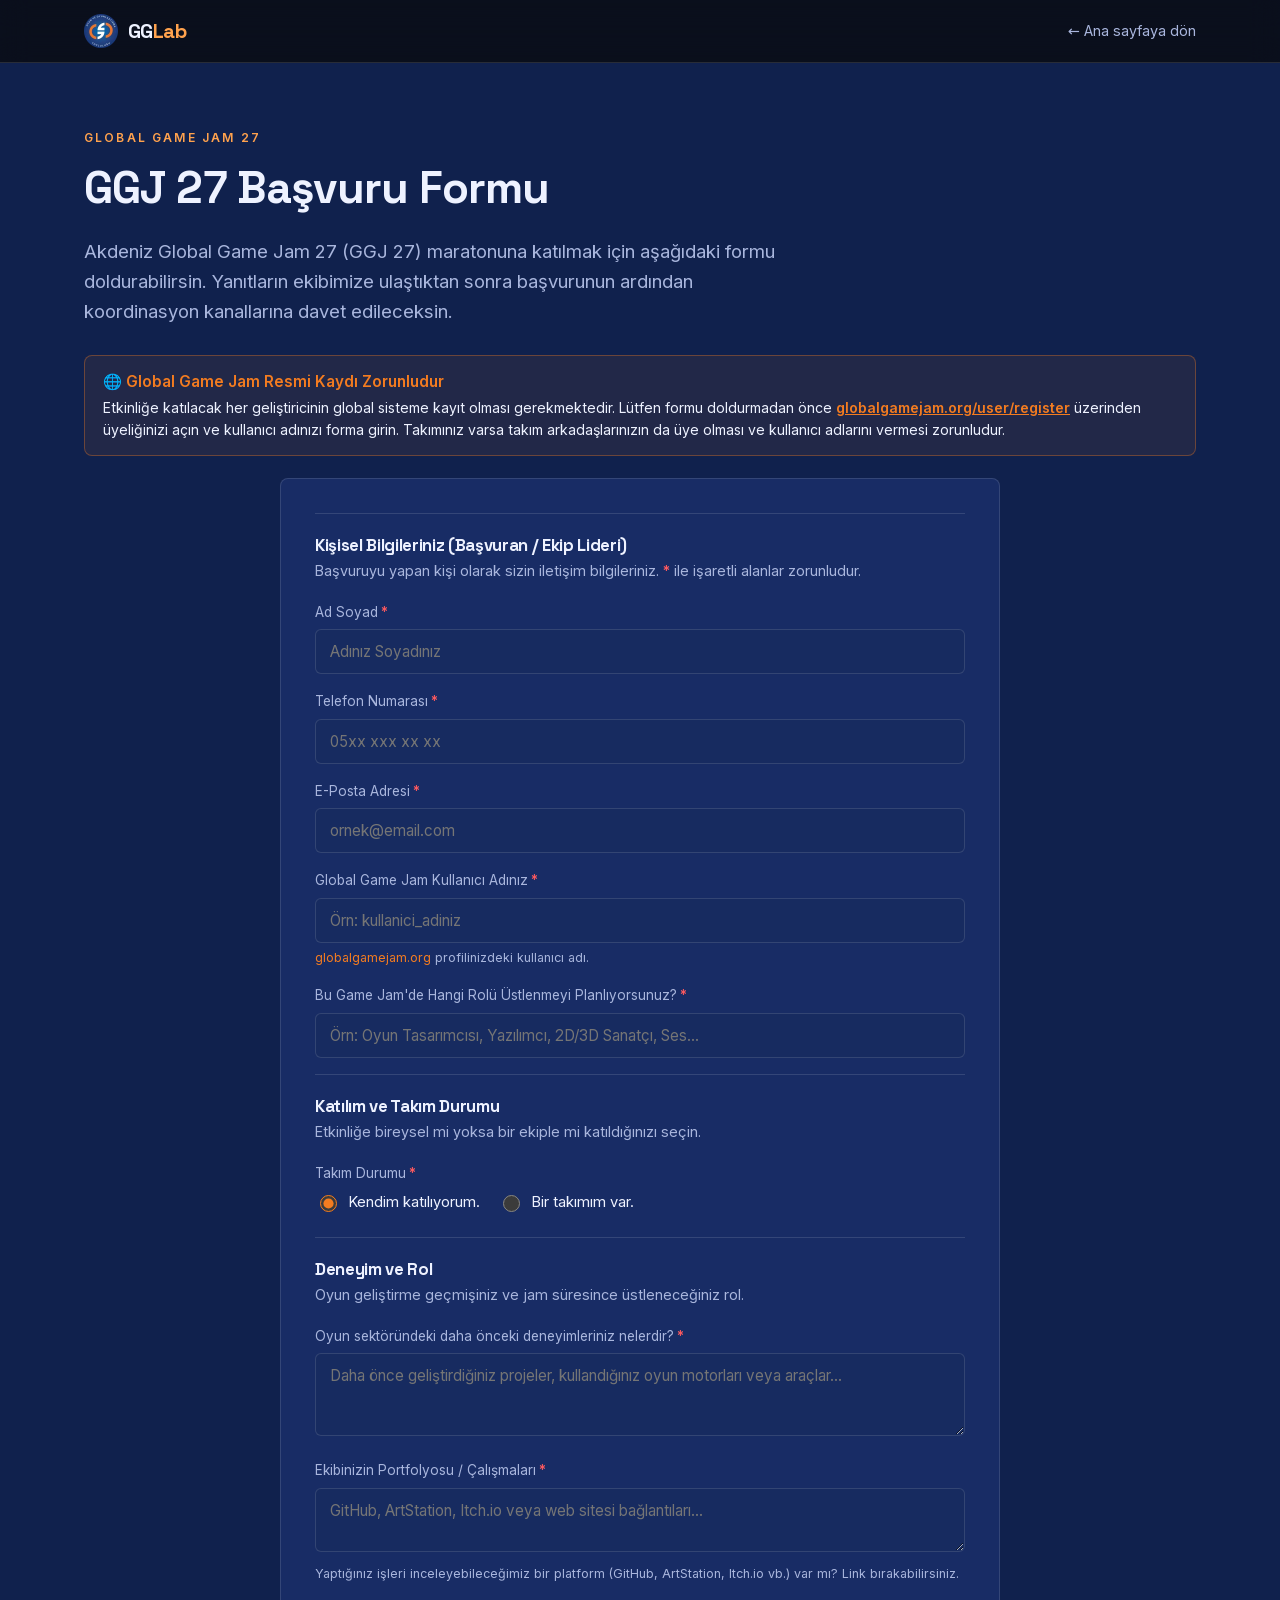
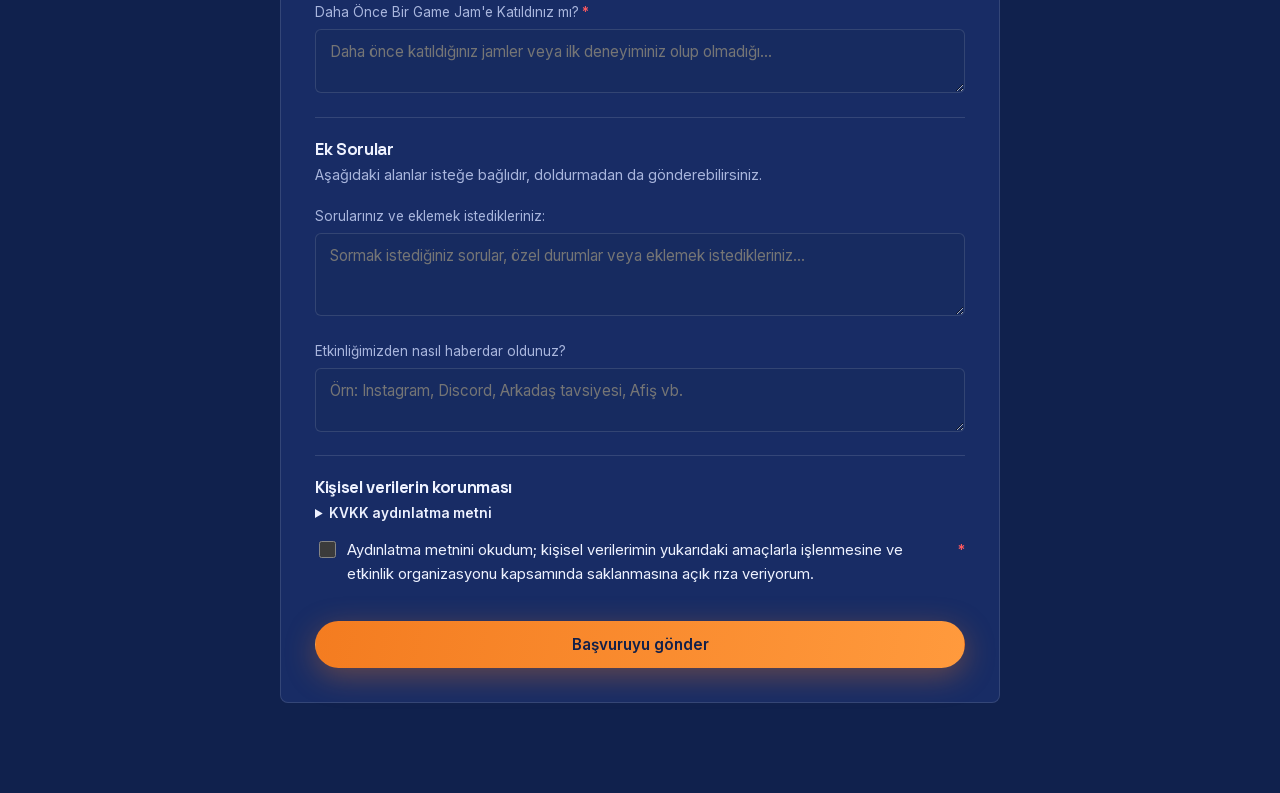
<file: ggj27/index.html>
<!DOCTYPE html>
<html lang="tr">

<head>
  <meta charset="UTF-8">
  <meta name="viewport" content="width=device-width, initial-scale=1">
  <meta name="theme-color" content="#10214d">
  <title>Global Game Jam 27 Başvuru Formu — GG Lab</title>
  <meta name="description"
    content="Akdeniz Global Game Jam 27 (GGJ 27) etkinliğine katılım ve başvuru formu.">
  <meta name="robots" content="noindex">
  <meta property="og:title" content="Global Game Jam 27 Başvuru Formu — GG Lab">
  <meta property="og:description"
    content="Akdeniz Global Game Jam 27 (GGJ 27) maratonuna katılmak için başvuru formu.">
  <meta property="og:type" content="website">
  <link rel="icon" href="../assets/img/logo-yazisiz.png" type="image/png">
  <link rel="apple-touch-icon" href="../assets/img/logo-yazisiz.png">
  <link rel="stylesheet" href="../css/style.css">
  <link rel="stylesheet" href="../css/hud.css">
  <style>
    .join-header {
      position: fixed;
      inset: 0 0 auto 0;
      z-index: 100;
      background: rgba(10, 11, 18, .82);
      backdrop-filter: blur(14px);
      border-bottom: 1px solid var(--line)
    }

    .join-bar {
      display: flex;
      align-items: center;
      justify-content: space-between;
      padding: 14px 24px
    }

    .join-main {
      padding: 128px 0 90px
    }

    .join-form {
      background: rgba(29, 52, 116, .62);
      border: 1px solid var(--line);
      border-radius: var(--radius);
      padding: clamp(20px, 3.4vw, 34px);
      max-width: 720px;
      margin: 0 auto
    }

    .join-section-title {
      font-family: "Space Grotesk", Inter, sans-serif;
      font-size: 1.05rem;
      font-weight: 700;
      margin: 0 0 4px;
      padding-top: 22px;
      border-top: 1px solid var(--line)
    }

    .join-form>.join-section-title:first-child {
      padding-top: 0;
      border-top: 0
    }

    .join-section-lead {
      color: var(--muted);
      font-size: .9rem;
      margin: 0 0 18px
    }

    .field .hint {
      display: block;
      font-size: .78rem;
      color: var(--muted);
      margin-top: 5px
    }

    .req::after {
      content: " *";
      color: #ff5a5f;
      font-weight: 700
    }

    .choice-group {
      display: flex;
      flex-wrap: wrap;
      gap: 10px 18px;
      margin-top: 6px
    }

    .choice-group label {
      display: flex;
      align-items: center;
      gap: 8px;
      font-size: .92rem;
      color: var(--text);
      cursor: pointer
    }

    .choice-group input {
      width: 17px;
      height: 17px;
      accent-color: var(--accent);
      flex: 0 0 auto
    }

    .join-form .btn {
      margin-top: 12px
    }

    .alert-error {
      display: none;
      background: rgba(239, 68, 68, 0.16);
      border: 1px solid rgba(239, 68, 68, 0.55);
      color: #fca5a5;
      border-radius: var(--radius);
      padding: 16px 20px;
      margin-bottom: 22px;
      font-size: 0.92rem;
      line-height: 1.55;
    }

    .alert-error.show {
      display: block;
    }

    .alert-error strong {
      display: block;
      color: #fff;
      font-size: 1rem;
      margin-bottom: 4px;
    }

    .ggj-callout {
      background: rgba(244, 124, 32, 0.08);
      border: 1px solid rgba(244, 124, 32, 0.35);
      border-radius: var(--radius);
      padding: 14px 18px;
      margin-bottom: 22px;
      font-size: .88rem;
      line-height: 1.55;
    }

    .ggj-callout strong {
      display: block;
      color: var(--accent);
      margin-bottom: 4px;
      font-size: .95rem;
    }

    .ggj-callout a {
      color: var(--accent);
      text-decoration: underline;
      font-weight: 600;
      word-break: break-all;
    }

    .ggj-callout a:hover {
      color: #ff9b4e;
    }

    /* Dinamik Takım Arkadaşı Kartları */
    .team-box {
      margin-top: 12px;
      display: none;
    }

    .team-box.show {
      display: block;
    }

    .team-members-list {
      display: flex;
      flex-direction: column;
      gap: 14px;
      margin: 16px 0;
    }

    .member-card {
      background: rgba(16, 33, 77, 0.72);
      border: 1px solid var(--line);
      border-radius: var(--radius);
      padding: 16px 18px;
      transition: border-color .2s;
    }

    .member-card:hover {
      border-color: rgba(244, 124, 32, 0.4);
    }

    .member-card-header {
      display: flex;
      align-items: center;
      justify-content: space-between;
      margin-bottom: 12px;
    }

    .member-badge {
      font-family: "Space Grotesk", Inter, sans-serif;
      font-size: .88rem;
      font-weight: 700;
      color: var(--accent);
      letter-spacing: .02em;
    }

    .btn-remove-member {
      background: transparent;
      border: 1px solid rgba(255, 90, 95, 0.3);
      color: #ff5a5f;
      padding: 3px 10px;
      border-radius: 4px;
      font-size: .78rem;
      font-weight: 600;
      cursor: pointer;
      transition: all .2s;
    }

    .btn-remove-member:hover {
      background: rgba(255, 90, 95, 0.15);
      border-color: #ff5a5f;
    }

    .member-grid {
      display: grid;
      grid-template-columns: 1fr 1fr;
      gap: 12px;
    }

    .member-grid .col-full {
      grid-column: 1 / -1;
    }

    .btn-add-member {
      display: inline-flex;
      align-items: center;
      gap: 8px;
      background: rgba(244, 124, 32, 0.12);
      border: 1px dashed var(--accent);
      color: #fff;
      padding: 10px 18px;
      border-radius: var(--radius);
      font-size: .9rem;
      font-weight: 600;
      cursor: pointer;
      transition: all .2s;
      width: 100%;
      justify-content: center;
      margin-top: 4px;
    }

    .btn-add-member:hover {
      background: rgba(244, 124, 32, 0.22);
      border-style: solid;
      transform: translateY(-1px);
    }

    .kvkk {
      font-size: .85rem;
      color: var(--muted);
      margin-bottom: 14px
    }

    .kvkk summary {
      cursor: pointer;
      color: var(--text);
      font-weight: 600
    }

    .kvkk p {
      margin: 8px 0 0
    }

    .consent label {
      align-items: flex-start
    }

    .consent input {
      margin-top: 3px
    }

    .join-thanks {
      display: none;
      max-width: 720px;
      margin: 0 auto;
      text-align: center;
      background: rgba(29, 52, 116, .62);
      border: 1px solid var(--line);
      border-radius: var(--radius);
      padding: 48px 28px
    }

    .join-thanks.show {
      display: block
    }

    .join-thanks .portals {
      --p: clamp(36px, 4.2vw, 52px);
      display: flex;
      flex-wrap: nowrap;
      justify-content: center;
      align-items: center;
      gap: clamp(8px, 1.8vw, 18px);
      margin: 36px auto 26px;
      padding-bottom: 34px;
      max-width: 100%;
    }

    .join-thanks .portal {
      flex: 0 0 auto;
    }

    @media (max-width: 560px) {
      .join-thanks .portals {
        --p: 38px;
        gap: 8px;
      }
    }

    .join-form.hide {
      display: none
    }

    .btn:disabled {
      opacity: .6;
      cursor: not-allowed;
      filter: grayscale(.3);
      pointer-events: none
    }

    @media (max-width:600px) {
      .member-grid {
        grid-template-columns: 1fr;
      }

      .join-bar {
        padding: 12px 16px
      }
    }
  </style>
</head>

<body>
  <a class="skip-link" href="#main">İçeriğe geç</a>

  <header class="join-header">
    <div class="container join-bar">
      <a class="brand" href="../index.html"><img src="../assets/img/logo-yazili-68.webp" alt="" width="34"
          height="34"><span class="brand-text">GG<span class="accent">Lab</span></span></a>
      <a class="muted" href="../index.html#gamejam" style="font-size:.9rem">&larr; Ana sayfaya dön</a>
    </div>
  </header>

  <main id="main" class="join-main">
    <div class="container">
      <p class="eyebrow">Global Game Jam 27</p>
      <h1 style="font-size:clamp(2rem,5vw,2.8rem)">GGJ 27 Başvuru Formu</h1>
      <p class="lead" style="margin-bottom:28px">Akdeniz Global Game Jam 27 (GGJ 27) maratonuna katılmak
        için aşağıdaki formu doldurabilirsin. Yanıtların ekibimize ulaştıktan sonra başvurunun ardından koordinasyon
        kanallarına davet edileceksin.</p>

      <!-- Global Game Jam Üyelik Hatırlatması -->
      <div class="ggj-callout">
        <strong>🌐 Global Game Jam Resmi Kaydı Zorunludur</strong>
        Etkinliğe katılacak her geliştiricinin global sisteme kayıt olması gerekmektedir. Lütfen formu doldurmadan önce
        <a href="https://globalgamejam.org/user/register" target="_blank" rel="noopener noreferrer">globalgamejam.org/user/register</a>
        üzerinden üyeliğinizi açın ve kullanıcı adınızı forma girin. Takımınız varsa takım arkadaşlarınızın da üye olması ve kullanıcı adlarını vermesi zorunludur.
      </div>

      <div class="alert-error" id="formError" role="alert"></div>

      <form class="join-form" id="ggjForm"
        action="https://docs.google.com/forms/d/e/1FAIpQLSfkOgCkpMYZ9gA0aBbfutLg7HTju5x2HThv128ED1-JptEbPw/formResponse"
        method="POST" target="ggjHiddenFrame" novalidate>
        <input type="hidden" name="fvv" value="1">
        <input type="hidden" name="pageHistory" value="0">
        <input type="hidden" name="fbzx" value="3500432648877954196">

        <!-- GOOGLE FORMS ENTRY MAPPINGS (Doldurulan veriler bu gizli inputlarla arka plana aktarılır) -->
        <input type="hidden" name="entry.1997965049" id="realTakimDurumu" value="">
        <input type="hidden" name="entry.1184375414" id="realEkipAdi" value="">
        <input type="hidden" name="entry.1134329616" id="realEkipSayisi" value="">
        <input type="hidden" name="entry.1931800937" id="realAdSoyad" value="">
        <input type="hidden" name="entry.1902448112" id="realTel" value="">
        <input type="hidden" name="entry.1688247342" id="realEmail" value="">
        <input type="hidden" name="entry.825839302" id="realGgjUsers" value="">
        <input type="hidden" name="entry.2134735804" id="realTakimArkadasAd" value="">
        <input type="hidden" name="entry.668568936" id="realTakimArkadasTel" value="">
        <input type="hidden" name="entry.495135122" id="realRol" value="">

        <!-- 1. BÖLÜM: BAŞVURAN KİŞİNİN BİLGİLERİ (EKİP LİDERİ / BİREYSEL KATILIMCI) -->
        <h2 class="join-section-title">Kişisel Bilgileriniz (Başvuran / Ekip Lideri)</h2>
        <p class="join-section-lead">Başvuruyu yapan kişi olarak sizin iletişim bilgileriniz. <span class="req"></span> ile işaretli alanlar zorunludur.</p>

        <div class="field">
          <label class="req" for="uiAd">Ad Soyad</label>
          <input id="uiAd" type="text" required autocomplete="name" placeholder="Adınız Soyadınız">
        </div>

        <div class="field">
          <label class="req" for="uiTel">Telefon Numarası</label>
          <input id="uiTel" type="tel" required autocomplete="tel" placeholder="05xx xxx xx xx">
        </div>

        <div class="field">
          <label class="req" for="uiEmail">E-Posta Adresi</label>
          <input id="uiEmail" type="email" required autocomplete="email" placeholder="ornek@email.com">
        </div>

        <div class="field">
          <label class="req" for="uiGgjUser">Global Game Jam Kullanıcı Adınız</label>
          <input id="uiGgjUser" type="text" required placeholder="Örn: kullanici_adiniz">
          <span class="hint"><a href="https://globalgamejam.org/user/register" target="_blank" rel="noopener noreferrer" style="color:var(--accent)">globalgamejam.org</a> profilinizdeki kullanıcı adı.</span>
        </div>

        <div class="field">
          <label class="req" for="uiRol">Bu Game Jam'de Hangi Rolü Üstlenmeyi Planlıyorsunuz?</label>
          <input id="uiRol" type="text" required placeholder="Örn: Oyun Tasarımcısı, Yazılımcı, 2D/3D Sanatçı, Ses...">
        </div>

        <!-- 2. BÖLÜM: TAKIM DURUMU & DİNAMİK EKİP YÖNETİMİ -->
        <h2 class="join-section-title">Katılım ve Takım Durumu</h2>
        <p class="join-section-lead">Etkinliğe bireysel mi yoksa bir ekiple mi katıldığınızı seçin.</p>

        <div class="field">
          <label class="req">Takım Durumu</label>
          <div class="choice-group" role="radiogroup" aria-label="Takım Durumu">
            <label><input type="radio" name="uiTakimDurumu" id="jTakimKendim" value="Kendim katılıyorum." checked> Kendim katılıyorum.</label>
            <label><input type="radio" name="uiTakimDurumu" id="jTakimVar" value="Bir takımım var."> Bir takımım var.</label>
          </div>
        </div>

        <!-- Takım Bilgileri ve Dinamik Kişi Ekleme Kutusu -->
        <div class="team-box" id="teamBox">
          <div class="field">
            <label class="req" for="uiEkipAdi">Ekip Adı</label>
            <input id="uiEkipAdi" type="text" placeholder="Örn: PixelForge">
          </div>

          <div class="field">
            <label>Ekip Kişi Sayısı</label>
            <input id="uiEkipSayisi" type="text" readonly style="opacity:.85;cursor:default" value="2 (Siz + 1 Takım Arkadaşı)">
            <span class="hint">Kişi sayısı aşağıya eklediğiniz takım arkadaşlarına göre otomatik hesaplanır.</span>
          </div>

          <label class="req" style="margin-top:16px;display:block">Takım Arkadaşlarınız</label>
          <p class="join-section-lead" style="margin-bottom:10px">Ekibinizdeki diğer üyeleri ekleyin. Her üyenin Global Game Jam kullanıcı adını girmesi zorunludur.</p>

          <div class="team-members-list" id="teamMembersList">
            <!-- Dinamik Takım Arkadaşı Kartları buraya JS ile eklenir -->
          </div>

          <button type="button" class="btn-add-member" id="btnAddMember">
            <svg width="18" height="18" viewBox="0 0 24 24" fill="none" stroke="currentColor" stroke-width="2.5" stroke-linecap="round" stroke-linejoin="round"><line x1="12" y1="5" x2="12" y2="19"></line><line x1="5" y1="12" x2="19" y2="12"></line></svg>
            Takım Arkadaşı Ekle
          </button>
        </div>

        <!-- 3. BÖLÜM: DENEYİM VE ROL -->
        <h2 class="join-section-title">Deneyim ve Rol</h2>
        <p class="join-section-lead">Oyun geliştirme geçmişiniz ve jam süresince üstleneceğiniz rol.</p>

        <div class="field">
          <label class="req" for="jDeneyim">Oyun sektöründeki daha önceki deneyimleriniz nelerdir?</label>
          <textarea id="jDeneyim" name="entry.1128498041" rows="3" required placeholder="Daha önce geliştirdiğiniz projeler, kullandığınız oyun motorları veya araçlar..."></textarea>
        </div>

        <div class="field">
          <label class="req" for="jPortfolyo">Ekibinizin Portfolyosu / Çalışmaları</label>
          <textarea id="jPortfolyo" name="entry.779154997" rows="2" required placeholder="GitHub, ArtStation, Itch.io veya web sitesi bağlantıları..."></textarea>
          <span class="hint">Yaptığınız işleri inceleyebileceğimiz bir platform (GitHub, ArtStation, Itch.io vb.) var mı? Link bırakabilirsiniz.</span>
        </div>

        <div class="field">
          <label class="req" for="jJamDeneyimi">Daha Önce Bir Game Jam'e Katıldınız mı?</label>
          <textarea id="jJamDeneyimi" name="entry.803991046" rows="2" required placeholder="Daha önce katıldığınız jamler veya ilk deneyiminiz olup olmadığı..."></textarea>
        </div>

        <!-- 4. BÖLÜM: EK SORULAR (OPSİYONEL) -->
        <h2 class="join-section-title">Ek Sorular</h2>
        <p class="join-section-lead">Aşağıdaki alanlar isteğe bağlıdır, doldurmadan da gönderebilirsiniz.</p>

        <div class="field">
          <label for="jEk">Sorularınız ve eklemek istedikleriniz:</label>
          <textarea id="jEk" name="entry.1752156407" rows="3" placeholder="Sormak istediğiniz sorular, özel durumlar veya eklemek istedikleriniz..."></textarea>
        </div>

        <div class="field">
          <label for="jKaynak">Etkinliğimizden nasıl haberdar oldunuz?</label>
          <textarea id="jKaynak" name="entry.151869497" rows="2" placeholder="Örn: Instagram, Discord, Arkadaş tavsiyesi, Afiş vb."></textarea>
        </div>

        <!-- 5. BÖLÜM: KVKK ONAYI -->
        <h2 class="join-section-title">Kişisel verilerin korunması</h2>
        <details class="kvkk">
          <summary>KVKK aydınlatma metni</summary>
          <p><strong>Veri sorumlusu:</strong> Akdeniz Üniversitesi Oyun ve Oyunlaştırma Topluluğu (GG Lab).</p>
          <p><strong>İşlenen veriler:</strong> Ad soyad, e-posta, telefon, Global Game Jam kullanıcı adları, takım bilgileri ve bu formdaki diğer yanıtlarınız.</p>
          <p><strong>Amaç:</strong> Global Game Jam 27 etkinliğine başvurunun değerlendirilmesi, katılımcı ve takım organizasyonunun sağlanması ve koordinasyon süreçleri.</p>
          <p><strong>Hukuki sebep:</strong> 6698 sayılı KVKK md. 5/1 uyarınca açık rızanız.</p>
          <p><strong>Aktarım:</strong> Yanıtlar Google Forms / E-Tablolar altyapısında saklanır; yalnızca topluluk ve etkinlik yönetimi erişebilir, üçüncü kişilerle paylaşılmaz.</p>
          <p><strong>Haklarınız:</strong> KVKK md. 11 kapsamında verilerinizin işlenip işlenmediğini öğrenme ve silinmesini isteme hakkınız saklıdır. Başvuru: <a href="mailto:team@gglabakdeniz.com">team@gglabakdeniz.com</a></p>
        </details>
        <div class="field">
          <div class="choice-group consent">
            <label class="req"><input type="checkbox" id="jKvkk" required> Aydınlatma metnini okudum; kişisel verilerimin yukarıdaki amaçlarla işlenmesine ve etkinlik organizasyonu kapsamında saklanmasına açık rıza veriyorum.</label>
          </div>
        </div>

        <button class="btn btn-primary btn-block" type="submit" id="submitBtn">Başvuruyu gönder</button>
      </form>

      <div class="join-thanks" id="joinThanks">
        <h2 style="font-size:1.75rem;margin-bottom:10px">Başvurun başarıyla alındı 🎮</h2>
        <p class="muted" style="max-width:54ch;margin:0 auto 20px;line-height:1.6">Global Game Jam 27 başvurunuz sisteme kaydedildi! Ekibimiz başvurunu inceleyecek. Süreçle ilgili güncellemeleri, jam detaylarını ve takım eşleşmelerini kaçırmamak için topluluk kanallarımıza katılabilirsin:</p>

        <nav class="portals" aria-label="Sosyal medya ve topluluk kanalları">
          <a class="portal" href="https://discord.gg/9GABbAK2rw" target="_blank" rel="noopener noreferrer"
            aria-label="Discord" title="Discord"><img src="../assets/img/icons/discord.svg" alt="" width="24"
              height="24"><span class="portal-name" lang="en">Discord</span></a>
          <a class="portal" href="https://chat.whatsapp.com/H4brK4kgpm51uYVX11FQht" target="_blank"
            rel="noopener noreferrer" aria-label="WhatsApp" title="WhatsApp"><img src="../assets/img/icons/whatsapp.svg"
              alt="" width="24" height="24"><span class="portal-name" lang="en">WhatsApp</span></a>
          <a class="portal" href="https://www.instagram.com/gglabakdeniz/" target="_blank" rel="noopener noreferrer"
            aria-label="Instagram" title="Instagram"><img src="../assets/img/icons/instagram.svg" alt="" width="24"
              height="24"><span class="portal-name" lang="en">Instagram</span></a>
          <a class="portal" href="https://www.youtube.com/@GGLabAkdeniz" target="_blank" rel="noopener noreferrer"
            aria-label="YouTube" title="YouTube"><img src="../assets/img/icons/youtube.svg" alt="" width="24"
              height="24"><span class="portal-name" lang="en">YouTube</span></a>
          <a class="portal" href="https://x.com/gglabakdeniz" target="_blank" rel="noopener noreferrer"
            aria-label="X / Twitter" title="X / Twitter"><img src="../assets/img/icons/x.svg" alt="" width="24"
              height="24"><span class="portal-name" lang="en">X / Twitter</span></a>
          <a class="portal" href="https://www.tiktok.com/@gglabakdeniz" target="_blank" rel="noopener noreferrer"
            aria-label="TikTok" title="TikTok"><img src="../assets/img/icons/tiktok.svg" alt="" width="24"
              height="24"><span class="portal-name" lang="en">TikTok</span></a>
          <a class="portal" href="https://www.linkedin.com/company/gglab-oyun-ve-oyunlastirma-toplulugu/"
            target="_blank" rel="noopener noreferrer" aria-label="LinkedIn" title="LinkedIn"><img
              src="../assets/img/icons/linkedin.svg" alt="" width="24" height="24"><span class="portal-name"
              lang="en">LinkedIn</span></a>
        </nav>

        <div style="margin-top:36px">
          <a class="btn btn-primary" href="../index.html">Ana sayfaya dön</a>
        </div>
      </div>

      <iframe name="ggjHiddenFrame" id="ggjHiddenFrame" style="display:none" title="form-submit-target"></iframe>
    </div>
  </main>

  <script>
    (function () {
      /*
       * E-TABLO DOĞRULAMA SERVİSİ
       */
      var APPS_SCRIPT_URL = "https://script.google.com/macros/s/AKfycbxCpEBhRCopZnbtkxFwATduos54lTColiE78bF2zstPtyxFTlX_Opz8MRDTF7ewUDuMFg/exec";

      var form = document.getElementById('ggjForm');
      var frame = document.getElementById('ggjHiddenFrame');
      var thanks = document.getElementById('joinThanks');
      var errorBox = document.getElementById('formError');
      var submitBtn = document.getElementById('submitBtn');
      var originalBtnText = submitBtn ? submitBtn.textContent : 'Başvuruyu gönder';
      var isSubmitting = false;

      // Radio & Box
      var radioKendim = document.getElementById('jTakimKendim');
      var radioVar = document.getElementById('jTakimVar');
      var teamBox = document.getElementById('teamBox');
      var uiEkipAdi = document.getElementById('uiEkipAdi');
      var uiEkipSayisi = document.getElementById('uiEkipSayisi');
      var teamMembersList = document.getElementById('teamMembersList');
      var btnAddMember = document.getElementById('btnAddMember');

      // Başvuran bilgileri
      var uiAd = document.getElementById('uiAd');
      var uiTel = document.getElementById('uiTel');
      var uiEmail = document.getElementById('uiEmail');
      var uiGgjUser = document.getElementById('uiGgjUser');
      var uiRol = document.getElementById('uiRol');

      // Arka plan gizli inputları (Google Form entry'leri)
      var realTakimDurumu = document.getElementById('realTakimDurumu');
      var realEkipAdi = document.getElementById('realEkipAdi');
      var realEkipSayisi = document.getElementById('realEkipSayisi');
      var realAdSoyad = document.getElementById('realAdSoyad');
      var realTel = document.getElementById('realTel');
      var realEmail = document.getElementById('realEmail');
      var realGgjUsers = document.getElementById('realGgjUsers');
      var realTakimArkadasAd = document.getElementById('realTakimArkadasAd');
      var realTakimArkadasTel = document.getElementById('realTakimArkadasTel');
      var realRol = document.getElementById('realRol');

      /* Takım Durumu Değişimi */
      function updateTeamMode() {
        if (radioVar.checked) {
          teamBox.classList.add('show');
          uiEkipAdi.required = true;
          if (teamMembersList.children.length === 0) {
            addMemberCard(); // En az 1 takım arkadaşı ile başlat
          }
          updateTeamCount();
        } else {
          teamBox.classList.remove('show');
          uiEkipAdi.required = false;
        }
      }

      radioKendim.addEventListener('change', updateTeamMode);
      radioVar.addEventListener('change', updateTeamMode);

      /* Takım Kişi Sayısını Güncelle */
      function updateTeamCount() {
        var count = 1 + teamMembersList.children.length;
        uiEkipSayisi.value = count + ' (Siz + ' + teamMembersList.children.length + ' Takım Arkadaşı)';
      }

      /* Kart Sıra Başlıklarını Yenile */
      function reindexMemberCards() {
        var cards = teamMembersList.querySelectorAll('.member-card');
        cards.forEach(function (card, index) {
          var badge = card.querySelector('.member-badge');
          if (badge) {
            badge.textContent = (index + 1) + '. Takım Arkadaşı';
          }
        });
        updateTeamCount();
      }

      /* Yeni Takım Arkadaşı Kartı Ekle */
      function addMemberCard() {
        var cardIndex = teamMembersList.children.length + 1;
        if (cardIndex > 7) {
          alert('Bir takıma en fazla 7 takım arkadaşı (toplam 8 kişi) ekleyebilirsiniz.');
          return;
        }

        var card = document.createElement('div');
        card.className = 'member-card';
        card.innerHTML = 
          '<div class="member-card-header">' +
            '<span class="member-badge">' + cardIndex + '. Takım Arkadaşı</span>' +
            '<button type="button" class="btn-remove-member" title="Üyeyi kaldır">Kaldır</button>' +
          '</div>' +
          '<div class="member-grid">' +
            '<div class="field">' +
              '<label class="req">Ad Soyad</label>' +
              '<input type="text" class="m-name" required placeholder="Adı Soyadı">' +
            '</div>' +
            '<div class="field">' +
              '<label class="req">Telefon Numarası</label>' +
              '<input type="tel" class="m-phone" required placeholder="05xx xxx xx xx">' +
            '</div>' +
            '<div class="field">' +
              '<label class="req">Global Game Jam Kullanıcı Adı</label>' +
              '<input type="text" class="m-ggj" required placeholder="globalgamejam.org kullanıcı adı">' +
            '</div>' +
            '<div class="field">' +
              '<label class="req">Üstleneceği Rol</label>' +
              '<input type="text" class="m-role" required placeholder="Örn: Yazılımcı, Sanatçı, Ses...">' +
            '</div>' +
          '</div>';

        card.querySelector('.btn-remove-member').addEventListener('click', function () {
          if (teamMembersList.children.length <= 1) {
            alert('Takım başvurusu için en az 1 takım arkadaşı girmelisiniz.');
            return;
          }
          card.remove();
          reindexMemberCards();
        });

        teamMembersList.appendChild(card);
        updateTeamCount();
      }

      btnAddMember.addEventListener('click', addMemberCard);

      function showError(msg) {
        errorBox.innerHTML = '<strong>Başvurunuz gönderilemedi!</strong> ' + (msg || 'Bilgileriniz sisteme kaydedilemedi. Lütfen internet bağlantınızı kontrol edip formu tekrar doldurunuz.');
        errorBox.classList.add('show');
        errorBox.scrollIntoView({ behavior: 'smooth', block: 'center' });
        if (submitBtn) {
          submitBtn.disabled = false;
          submitBtn.textContent = 'Tekrar Deneyin';
        }
        isSubmitting = false;
      }

      function showSuccess() {
        errorBox.classList.remove('show');
        form.classList.add('hide');
        thanks.classList.add('show');
        window.scrollTo({ top: 0, behavior: 'smooth' });
      }

      /* Form Gönderimi */
      form.addEventListener('submit', function (e) {
        // Tarayıcı geçerlilik kontrolü
        if (!form.checkValidity()) {
          e.preventDefault();
          form.reportValidity();
          return;
        }

        if (isSubmitting) {
          e.preventDefault();
          return;
        }

        // Verileri Google Forms / Excel formatına derle
        var isTeam = radioVar.checked;
        realTakimDurumu.value = isTeam ? 'Bir takımım var.' : 'Kendim katılıyorum.';
        realAdSoyad.value = uiAd.value.trim();
        realTel.value = uiTel.value.trim();
        realEmail.value = uiEmail.value.trim();

        var leaderGgj = uiGgjUser.value.trim();
        var leaderRole = uiRol.value.trim();

        if (isTeam) {
          var ekipAdi = uiEkipAdi.value.trim();
          if (!ekipAdi) {
            e.preventDefault();
            uiEkipAdi.focus();
            return;
          }

          var cards = teamMembersList.querySelectorAll('.member-card');
          if (cards.length === 0) {
            e.preventDefault();
            alert('Lütfen en az bir takım arkadaşı ekleyiniz.');
            return;
          }

          realEkipAdi.value = ekipAdi;
          realEkipSayisi.value = (1 + cards.length).toString();

          var ggjList = [];
          var namesList = [];
          var telsList = [];
          var rolesList = [];

          // Başvuran liderin GGJ adı ve rolü
          ggjList.push('1. [Lider] ' + uiAd.value.trim() + ': ' + leaderGgj);
          rolesList.push('1. ' + uiAd.value.trim() + ' (' + leaderRole + ')');

          cards.forEach(function (card, idx) {
            var mName = (card.querySelector('.m-name').value || '').trim();
            var mTel = (card.querySelector('.m-phone').value || '').trim();
            var mGgj = (card.querySelector('.m-ggj').value || '').trim();
            var mRole = (card.querySelector('.m-role').value || '').trim();

            namesList.push((idx + 1) + '. ' + mName);
            telsList.push((idx + 1) + '. ' + mName + ' (' + mTel + ')');
            ggjList.push((idx + 2) + '. ' + mName + ': ' + mGgj);
            rolesList.push((idx + 2) + '. ' + mName + ' (' + mRole + ')');
          });

          realGgjUsers.value = ggjList.join('\n');
          realTakimArkadasAd.value = namesList.join('\n');
          realTakimArkadasTel.value = telsList.join('\n');
          realRol.value = rolesList.join('\n');

        } else {
          // Bireysel katılım
          realEkipAdi.value = 'Bireysel';
          realEkipSayisi.value = '1';
          realGgjUsers.value = leaderGgj;
          realTakimArkadasAd.value = 'Yok (Bireysel katılım)';
          realTakimArkadasTel.value = 'Yok (Bireysel katılım)';
          realRol.value = uiAd.value.trim() + ' (' + leaderRole + ')';
        }

        errorBox.classList.remove('show');
        isSubmitting = true;

        if (submitBtn) {
          submitBtn.disabled = true;
          submitBtn.textContent = 'Bilgileriniz kontrol ediliyor ve gönderiliyor...';
        }

        /* Canlı E-Tablo Doğrulama Servisi */
        if (APPS_SCRIPT_URL) {
          e.preventDefault();

          var formData = new FormData(form);
          var params = new URLSearchParams();
          formData.forEach(function (value, key) {
            params.append(key, value);
          });

          var timeout = setTimeout(function () {
            showError('İşlem zaman aşımına uğradı. Sunucuya ulaşılamadı, lütfen tekrar deneyiniz.');
          }, 15000);

          fetch(APPS_SCRIPT_URL, {
            method: 'POST',
            headers: { 'Content-Type': 'application/x-www-form-urlencoded' },
            body: params.toString()
          })
          .then(function (res) {
            clearTimeout(timeout);
            if (!res.ok) throw new Error('HTTP ' + res.status);
            return res.json();
          })
          .then(function (data) {
            if (data && (data.result === 'success' || data.status === 'success')) {
              showSuccess();
            } else {
              showError((data && data.message) ? data.message : 'E-Tabloya kayıt yapılamadı. Lütfen tekrar deneyiniz.');
            }
          })
          .catch(function (err) {
            clearTimeout(timeout);
            showError('Bağlantı hatası oluştu. Başvurunuz gönderilemedi, lütfen bilgilerinizi kontrol edip yeniden deneyiniz.');
          });

        } else {
          /* Yedek Fallback */
          var frameTimeout = setTimeout(function () {
            if (isSubmitting) {
              showError('Bağlantı zaman aşımına uğradı. Bilgilerinizin ulaştığı teyit edilemedi, lütfen tekrar deneyiniz.');
            }
          }, 15000);

          frame.onload = function () {
            clearTimeout(frameTimeout);
            if (isSubmitting) {
              showSuccess();
            }
          };
        }
      });
    })();
  </script>
</body>

</html>
</file>
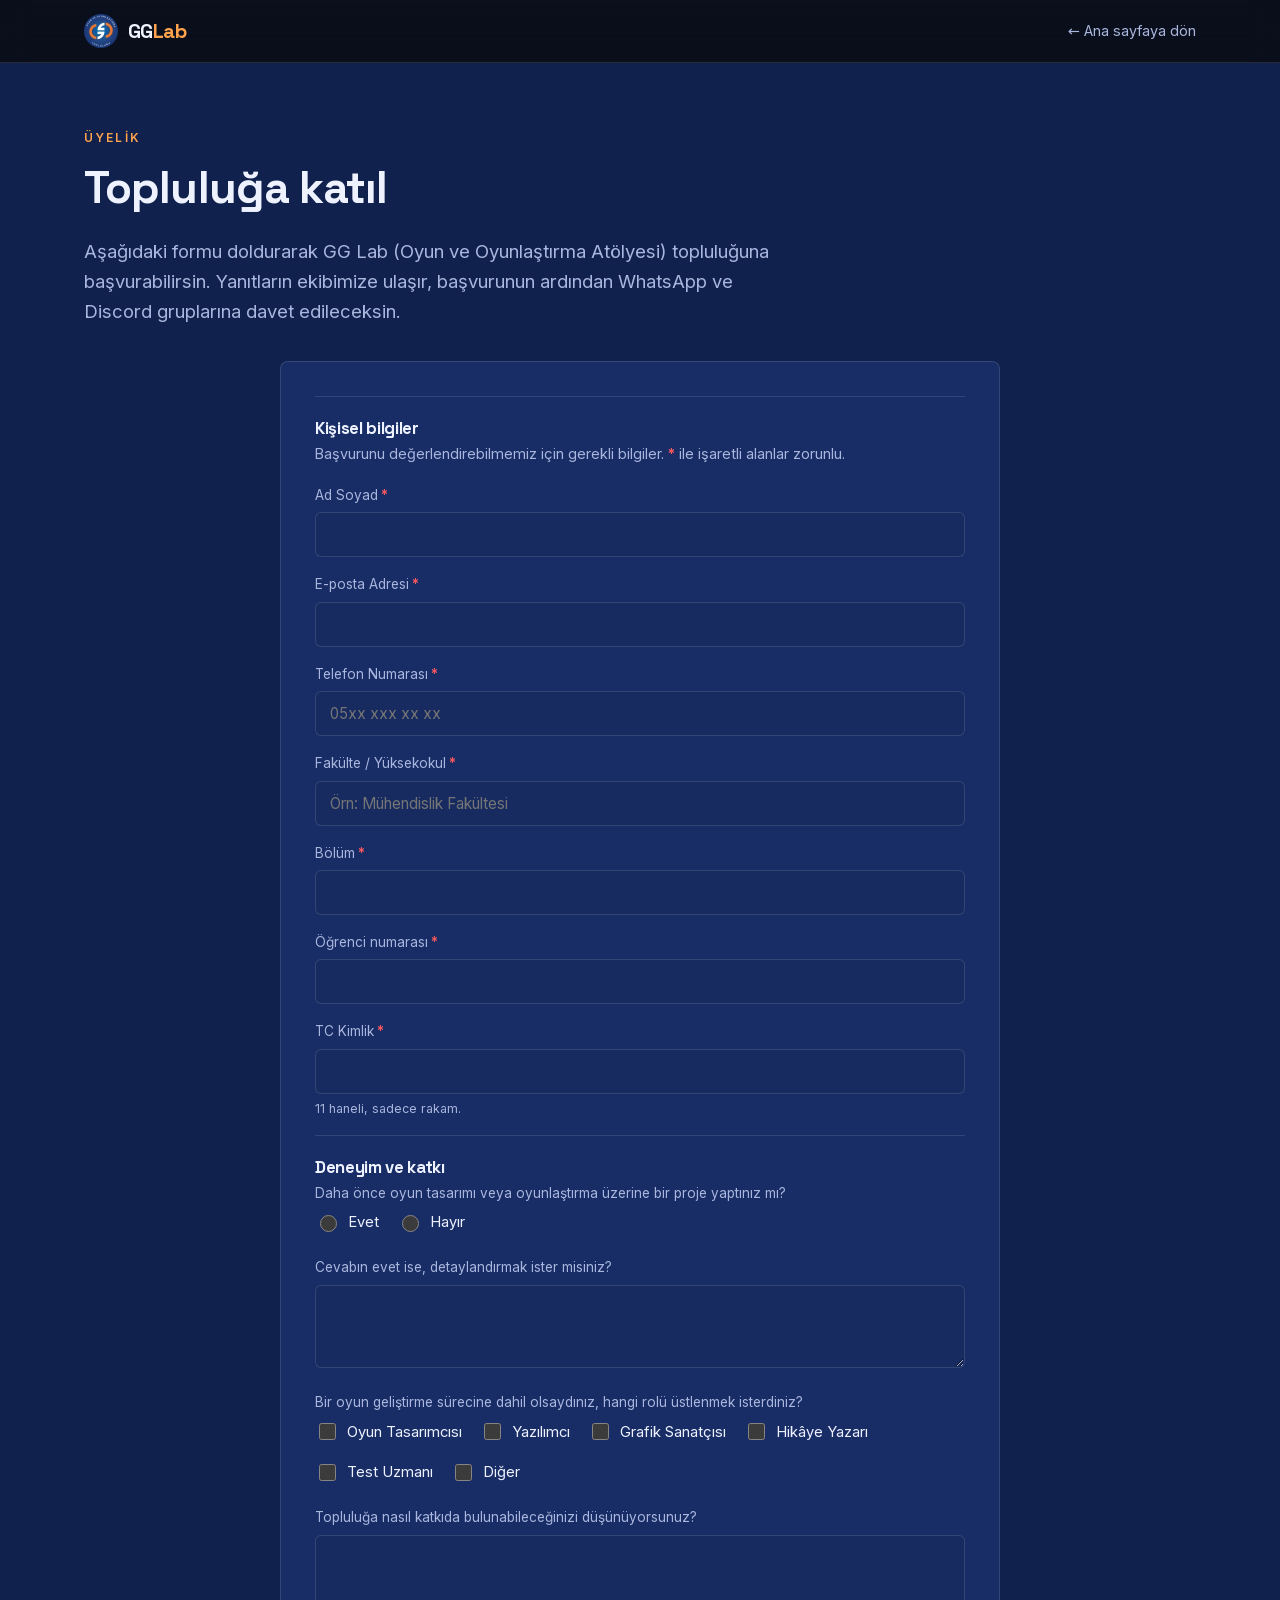
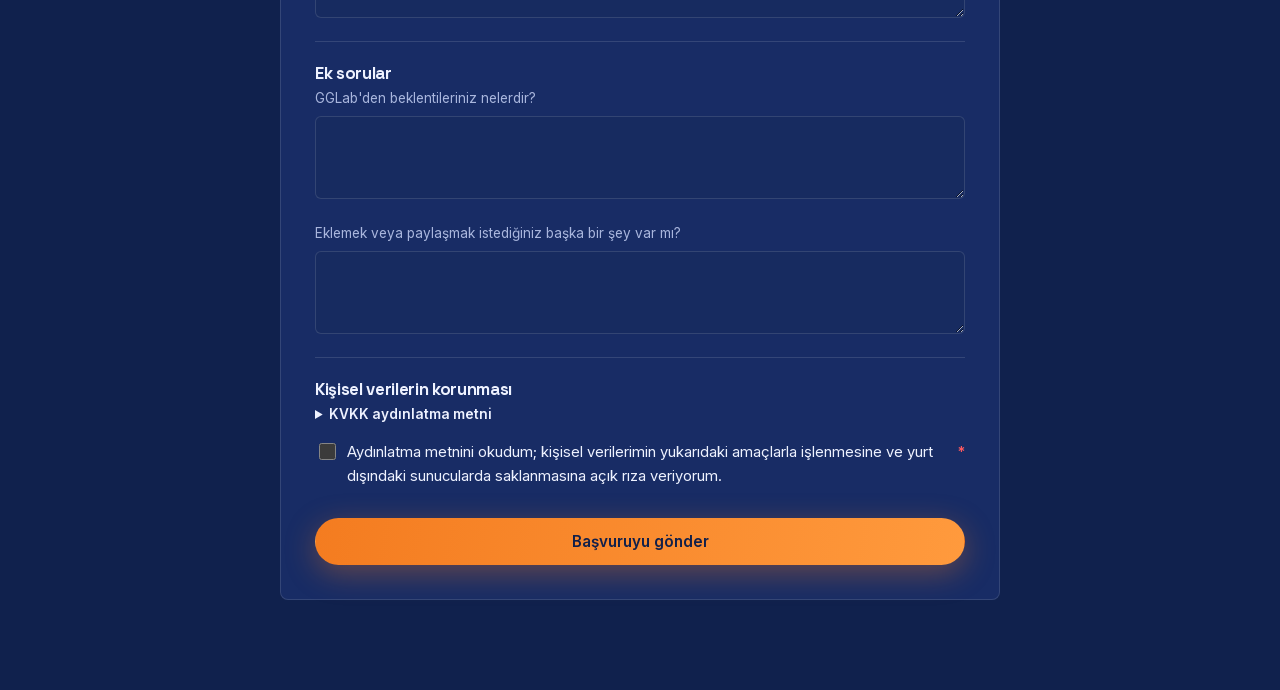
<file: uyelik/index.html>
<!DOCTYPE html>
<html lang="tr">

<head>
  <meta charset="UTF-8">
  <meta name="viewport" content="width=device-width, initial-scale=1">
  <meta name="theme-color" content="#10214d">
  <title>Üyelik Başvuru Formu — GG Lab</title>
  <meta name="description"
    content="GG Lab (Oyun ve Oyunlaştırma Atölyesi) topluluğuna katılmak için üyelik başvuru formu.">
  <meta name="robots" content="noindex">
  <meta property="og:title" content="Üyelik Başvuru Formu — GG Lab">
  <meta property="og:description" content="GG Lab topluluğuna katılmak için üyelik başvuru formu.">
  <meta property="og:type" content="website">
  <link rel="icon" href="../assets/img/logo-yazisiz.png" type="image/png">
  <link rel="apple-touch-icon" href="../assets/img/logo-yazisiz.png">
  <link rel="stylesheet" href="../css/style.css">
  <link rel="stylesheet" href="../css/hud.css">
  <style>
    .join-header {
      position: fixed;
      inset: 0 0 auto 0;
      z-index: 100;
      background: rgba(10, 11, 18, .82);
      backdrop-filter: blur(14px);
      border-bottom: 1px solid var(--line)
    }

    .join-bar {
      display: flex;
      align-items: center;
      justify-content: space-between;
      padding: 14px 24px
    }

    .join-main {
      padding: 128px 0 90px
    }

    .join-form {
      background: rgba(29, 52, 116, .62);
      border: 1px solid var(--line);
      border-radius: var(--radius);
      padding: clamp(20px, 3.4vw, 34px);
      max-width: 720px;
      margin: 0 auto
    }

    .join-section-title {
      font-family: "Space Grotesk", Inter, sans-serif;
      font-size: 1.05rem;
      font-weight: 700;
      margin: 0 0 4px;
      padding-top: 22px;
      border-top: 1px solid var(--line)
    }

    .join-form>.join-section-title:first-child {
      padding-top: 0;
      border-top: 0
    }

    .join-section-lead {
      color: var(--muted);
      font-size: .9rem;
      margin: 0 0 18px
    }

    .field .hint {
      display: block;
      font-size: .78rem;
      color: var(--muted);
      margin-top: 5px
    }

    .req::after {
      content: " *";
      color: #ff5a5f;
      font-weight: 700
    }

    .choice-group {
      display: flex;
      flex-wrap: wrap;
      gap: 10px 18px;
      margin-top: 6px
    }

    .choice-group label {
      display: flex;
      align-items: center;
      gap: 8px;
      font-size: .92rem;
      color: var(--text);
      cursor: pointer
    }

    .choice-group input {
      width: 17px;
      height: 17px;
      accent-color: var(--accent);
      flex: 0 0 auto
    }

    .other-row {
      display: none;
      margin-top: 10px
    }

    .other-row.show {
      display: block
    }

    .join-form .btn {
      margin-top: 8px
    }

    .kvkk {
      font-size: .85rem;
      color: var(--muted);
      margin-bottom: 14px
    }

    .kvkk summary {
      cursor: pointer;
      color: var(--text);
      font-weight: 600
    }

    .kvkk p {
      margin: 8px 0 0
    }

    .consent label {
      align-items: flex-start
    }

    .consent input {
      margin-top: 3px
    }

    .join-thanks {
      display: none;
      max-width: 720px;
      margin: 0 auto;
      text-align: center;
      background: rgba(29, 52, 116, .62);
      border: 1px solid var(--line);
      border-radius: var(--radius);
      padding: 48px 28px
    }

    .join-thanks.show {
      display: block
    }

    .join-thanks .portals {
      --p: clamp(36px, 4.2vw, 52px);
      display: flex;
      flex-wrap: nowrap;
      justify-content: center;
      align-items: center;
      gap: clamp(8px, 1.8vw, 18px);
      margin: 36px auto 26px;
      padding-bottom: 34px;
      max-width: 100%;
    }

    .join-thanks .portal {
      flex: 0 0 auto;
    }

    @media (max-width: 560px) {
      .join-thanks .portals {
        --p: 38px;
        gap: 8px;
      }
    }

    .join-form.hide {
      display: none
    }

    .alert-error {
      display: none;
      background: rgba(239, 68, 68, 0.16);
      border: 1px solid rgba(239, 68, 68, 0.55);
      color: #fca5a5;
      border-radius: var(--radius);
      padding: 16px 20px;
      margin-bottom: 22px;
      font-size: 0.92rem;
      line-height: 1.55;
    }

    .alert-error.show {
      display: block;
    }

    .alert-error strong {
      display: block;
      color: #fff;
      font-size: 1rem;
      margin-bottom: 4px;
    }

    .btn:disabled {
      opacity: .6;
      cursor: not-allowed;
      filter: grayscale(.3);
      pointer-events: none
    }

    @media (max-width:560px) {
      .join-bar {
        padding: 12px 16px
      }
    }
  </style>
</head>

<body>
  <a class="skip-link" href="#main">İçeriğe geç</a>

  <header class="join-header">
    <div class="container join-bar">
      <a class="brand" href="../index.html"><img src="../assets/img/logo-yazili-68.webp" alt="" width="34"
          height="34"><span class="brand-text">GG<span class="accent">Lab</span></span></a>
      <a class="muted" href="../index.html#uyelik" style="font-size:.9rem">&larr; Ana sayfaya dön</a>
    </div>
  </header>

  <main id="main" class="join-main">
    <div class="container">
      <p class="eyebrow">Üyelik</p>
      <h1 style="font-size:clamp(2rem,5vw,2.8rem)">Topluluğa katıl</h1>
      <p class="lead" style="margin-bottom:34px">Aşağıdaki formu doldurarak GG Lab (Oyun ve Oyunlaştırma Atölyesi)
        topluluğuna başvurabilirsin. Yanıtların ekibimize ulaşır, başvurunun ardından WhatsApp ve Discord gruplarına
        davet edileceksin.</p>

      <div class="alert-error" id="formError" role="alert"></div>

      <form class="join-form" id="joinForm"
        action="https://docs.google.com/forms/d/e/1FAIpQLSfEpftE9JDVqMI04wBRz5IhrA6Ta3Fx3TKP5myDxRIIstmIMw/formResponse"
        method="POST" target="joinHiddenFrame" novalidate>
        <input type="hidden" name="fvv" value="1">
        <input type="hidden" name="pageHistory" value="0,1,2">

        <h2 class="join-section-title">Kişisel bilgiler</h2>
        <p class="join-section-lead">Başvurunu değerlendirebilmemiz için gerekli bilgiler. <span class="req"></span> ile
          işaretli alanlar zorunlu.</p>

        <div class="field">
          <label class="req" for="jAd">Ad Soyad</label>
          <input id="jAd" name="entry.715307404" type="text" required autocomplete="name">
        </div>
        <div class="field">
          <label class="req" for="jEmail">E-posta Adresi</label>
          <input id="jEmail" name="entry.594352403" type="email" required autocomplete="email">
        </div>
        <div class="field">
          <label class="req" for="jTel">Telefon Numarası</label>
          <input id="jTel" name="entry.1559231557" type="tel" required autocomplete="tel" placeholder="05xx xxx xx xx">
        </div>
        <div class="field">
          <label class="req" for="jFakulte">Fakülte / Yüksekokul</label>
          <input id="jFakulte" name="entry.2093882172" type="text" required placeholder="Örn: Mühendislik Fakültesi">
        </div>
        <div class="field">
          <label class="req" for="jBolum">Bölüm</label>
          <input id="jBolum" name="entry.1921067409" type="text" required>
        </div>
        <div class="field">
          <label class="req" for="jOgrNo">Öğrenci numarası</label>
          <input id="jOgrNo" name="entry.1670716095" type="text" required inputmode="numeric">
        </div>
        <div class="field">
          <label class="req" for="jTc">TC Kimlik</label>
          <input id="jTc" name="entry.1508233597" type="text" required inputmode="numeric" pattern="[0-9]{11}"
            maxlength="11" autocomplete="off">
          <span class="hint">11 haneli, sadece rakam.</span>
        </div>

        <h2 class="join-section-title">Deneyim ve katkı</h2>

        <div class="field">
          <label>Daha önce oyun tasarımı veya oyunlaştırma üzerine bir proje yaptınız mı?</label>
          <div class="choice-group" role="radiogroup"
            aria-label="Daha önce oyun tasarımı veya oyunlaştırma üzerine bir proje yaptınız mı?">
            <label><input type="radio" name="entry.860246774" value="Evet"> Evet</label>
            <label><input type="radio" name="entry.860246774" value="Hayır"> Hayır</label>
          </div>
        </div>
        <div class="field">
          <label for="jDeneyimDetay">Cevabın evet ise, detaylandırmak ister misiniz?</label>
          <textarea id="jDeneyimDetay" name="entry.2092844788" rows="3"></textarea>
        </div>
        <div class="field">
          <label>Bir oyun geliştirme sürecine dahil olsaydınız, hangi rolü üstlenmek isterdiniz?</label>
          <div class="choice-group">
            <label><input type="checkbox" name="entry.1275043880" value="Oyun Tasarımcısı"> Oyun Tasarımcısı</label>
            <label><input type="checkbox" name="entry.1275043880" value="Yazılımcı"> Yazılımcı</label>
            <label><input type="checkbox" name="entry.1275043880" value="Grafik Sanatçısı"> Grafik Sanatçısı</label>
            <label><input type="checkbox" name="entry.1275043880" value="Hikâye Yazarı"> Hikâye Yazarı</label>
            <label><input type="checkbox" name="entry.1275043880" value="Test Uzmanı"> Test Uzmanı</label>
            <label><input type="checkbox" id="jRolDiger" value="__other_option__" data-other-for="entry.1275043880">
              Diğer</label>
          </div>
          <div class="other-row" id="jRolDigerRow">
            <input type="text" id="jRolDigerInput" placeholder="Diğer rol...">
          </div>
        </div>
        <div class="field">
          <label for="jKatki">Topluluğa nasıl katkıda bulunabileceğinizi düşünüyorsunuz?</label>
          <textarea id="jKatki" name="entry.1070764940" rows="3"></textarea>
        </div>

        <h2 class="join-section-title">Ek sorular</h2>

        <div class="field">
          <label for="jBeklenti">GGLab'den beklentileriniz nelerdir?</label>
          <textarea id="jBeklenti" name="entry.970005994" rows="3"></textarea>
        </div>
        <div class="field">
          <label for="jEk">Eklemek veya paylaşmak istediğiniz başka bir şey var mı?</label>
          <textarea id="jEk" name="entry.1987817685" rows="3"></textarea>
        </div>

        <h2 class="join-section-title">Kişisel verilerin korunması</h2>
        <!-- KVKK metni -->
        <details class="kvkk">
          <summary>KVKK aydınlatma metni</summary>
          <p><strong>Veri sorumlusu:</strong> Akdeniz Üniversitesi Oyun ve Oyunlaştırma Topluluğu (GG Lab).</p>
          <p><strong>İşlenen veriler:</strong> ad soyad, TC kimlik numarası, e-posta, telefon, bölüm, öğrenci numarası
            ve bu formdaki diğer yanıtların.</p>
          <p><strong>Amaç:</strong> üyelik başvurunun değerlendirilmesi, üye kaydının tutulması ve seninle iletişim
            kurulması (WhatsApp ve Discord davetleri dahil).</p>
          <p><strong>Hukuki sebep:</strong> 6698 sayılı KVKK md. 5/1 uyarınca açık rızan.</p>
          <p><strong>Aktarım:</strong> yanıtlar Google Forms / E-Tablolar (Google LLC) üzerinde, yurt dışındaki
            sunucularda saklanır; yalnızca topluluk yönetimi erişebilir, üçüncü kişilerle paylaşılmaz.</p>
          <p><strong>Saklama süresi:</strong> üyeliğin süresince; başvuru kabul edilmezse ya da üyelik sona ererse
            silinir.</p>
          <p><strong>Hakların:</strong> KVKK md. 11 kapsamında verilerinin işlenip işlenmediğini öğrenme, düzeltilmesini
            ya da silinmesini isteme ve rızanı geri çekme hakkın var. Başvuru: <a
              href="mailto:team@gglabakdeniz.com">team@gglabakdeniz.com</a></p>
        </details>
        <div class="field">
          <div class="choice-group consent">
            <label class="req"><input type="checkbox" id="jKvkk" required> Aydınlatma metnini okudum; kişisel
              verilerimin yukarıdaki amaçlarla işlenmesine ve yurt dışındaki sunucularda saklanmasına açık rıza
              veriyorum.</label>
          </div>
        </div>

        <button class="btn btn-primary btn-block" type="submit">Başvuruyu gönder</button>
      </form>

      <div class="join-thanks" id="joinThanks">
        <h2 style="font-size:1.75rem;margin-bottom:10px">Başvurun alındı 🎮</h2>
        <p class="muted" style="max-width:54ch;margin:0 auto 20px;line-height:1.6">İlgilendiğin için teşekkürler!
          Ekibimiz başvurunu inceleyecek. Aramıza katılmak, ekiple tanışmak ve duyuruları kaçırmamak için topluluk
          kanallarımıza katılabilirsin:</p>

        <nav class="portals" aria-label="Sosyal medya ve topluluk kanalları">
          <a class="portal" href="https://www.instagram.com/gglabakdeniz/" target="_blank" rel="noopener noreferrer"
            aria-label="Instagram" title="Instagram"><img src="../assets/img/icons/instagram.svg" alt="" width="24"
              height="24"><span class="portal-name" lang="en">Instagram</span></a>
          <a class="portal" href="https://www.youtube.com/@GGLabAkdeniz" target="_blank" rel="noopener noreferrer"
            aria-label="YouTube" title="YouTube"><img src="../assets/img/icons/youtube.svg" alt="" width="24"
              height="24"><span class="portal-name" lang="en">YouTube</span></a>
          <a class="portal" href="https://discord.gg/9GABbAK2rw" target="_blank" rel="noopener noreferrer"
            aria-label="Discord" title="Discord"><img src="../assets/img/icons/discord.svg" alt="" width="24"
              height="24"><span class="portal-name" lang="en">Discord</span></a>
          <a class="portal" href="https://chat.whatsapp.com/H4brK4kgpm51uYVX11FQht" target="_blank"
            rel="noopener noreferrer" aria-label="WhatsApp" title="WhatsApp"><img src="../assets/img/icons/whatsapp.svg"
              alt="" width="24" height="24"><span class="portal-name" lang="en">WhatsApp</span></a>
          <a class="portal" href="https://x.com/gglabakdeniz" target="_blank" rel="noopener noreferrer"
            aria-label="X / Twitter" title="X / Twitter"><img src="../assets/img/icons/x.svg" alt="" width="24"
              height="24"><span class="portal-name" lang="en">X / Twitter</span></a>
          <a class="portal" href="https://www.tiktok.com/@gglabakdeniz" target="_blank" rel="noopener noreferrer"
            aria-label="TikTok" title="TikTok"><img src="../assets/img/icons/tiktok.svg" alt="" width="24"
              height="24"><span class="portal-name" lang="en">TikTok</span></a>
          <a class="portal" href="https://www.linkedin.com/company/gglab-oyun-ve-oyunlastirma-toplulugu/"
            target="_blank" rel="noopener noreferrer" aria-label="LinkedIn" title="LinkedIn"><img
              src="../assets/img/icons/linkedin.svg" alt="" width="24" height="24"><span class="portal-name"
              lang="en">LinkedIn</span></a>
        </nav>

        <div style="margin-top:36px">
          <a class="btn btn-primary" href="../index.html">Ana sayfaya dön</a>
        </div>
      </div>

      <iframe name="joinHiddenFrame" id="joinHiddenFrame" style="display:none" title="form-submit-target"></iframe>
    </div>
  </main>

  <script>
    (function () {
      var form = document.getElementById('joinForm');
      var frame = document.getElementById('joinHiddenFrame');
      var thanks = document.getElementById('joinThanks');
      var submitBtn = form.querySelector('button[type="submit"]');
      var originalBtnText = submitBtn ? submitBtn.textContent : 'Başvuruyu gönder';
      var countdownTimer = null;
      var isSubmitting = false;
      var errorBox = document.getElementById('formError');

      /* E-TABLO DOĞRULAMA SERVİSİ: uyelik/apps-script.js web uygulaması olarak yayınlanınca URL buraya yazılır.
         Boşsa eski yöntem (gizli iframe yüklendi = başarı) kullanılır. */
      var APPS_SCRIPT_URL = "https://script.google.com/macros/s/AKfycby9FOPm7hv6G-4I5uOvbrfuSJzA6NGF2vHjMxjxpzofhBF5tlNpExhRsPdK8TWGsBLg/exec";

      function showError(msg) {
        if (countdownTimer) clearInterval(countdownTimer);
        errorBox.innerHTML = '<strong>Başvurunuz gönderilemedi!</strong> ' + (msg || 'Bilgileriniz sisteme kaydedilemedi. Lütfen internet bağlantınızı kontrol edip formu tekrar doldurunuz.');
        errorBox.classList.add('show');
        errorBox.scrollIntoView({ behavior: 'smooth', block: 'center' });
        if (submitBtn) {
          submitBtn.disabled = false;
          submitBtn.textContent = 'Tekrar Deneyin';
        }
        isSubmitting = false;
        submitted = false;
      }

      function showSuccess() {
        if (countdownTimer) clearInterval(countdownTimer);
        errorBox.classList.remove('show');
        form.classList.add('hide');
        thanks.classList.add('show');
        window.scrollTo({ top: 0, behavior: 'smooth' });
      }

      var otherCheck = document.getElementById('jRolDiger');
      var otherRow = document.getElementById('jRolDigerRow');
      var otherInput = document.getElementById('jRolDigerInput');
      var otherHiddenName = document.createElement('input');
      otherHiddenName.type = 'hidden';
      otherHiddenName.name = otherCheck.dataset.otherFor;
      otherHiddenName.value = '__other_option__';
      var otherHiddenResponse = document.createElement('input');
      otherHiddenResponse.type = 'hidden';
      otherHiddenResponse.name = otherCheck.dataset.otherFor + '.other_option_response';

      otherCheck.addEventListener('change', function () {
        otherRow.classList.toggle('show', otherCheck.checked);
        otherInput.required = otherCheck.checked;
        if (otherCheck.checked) {
          form.appendChild(otherHiddenName);
          form.appendChild(otherHiddenResponse);
        } else {
          if (otherHiddenName.parentNode) form.removeChild(otherHiddenName);
          if (otherHiddenResponse.parentNode) form.removeChild(otherHiddenResponse);
        }
      });
      otherInput.addEventListener('input', function () {
        otherHiddenResponse.value = otherInput.value;
      });

      /* Üniversite ön kayıt sistemine paralel POST gönderimi */
      function sendToUni(data) {
        var adSoyad = (data.adSoyad || '').trim();
        var parts = adSoyad.split(' ');
        var ad = parts[0] || '';
        var soyad = parts.slice(1).join(' ') || '';

        var body = new URLSearchParams();
        body.append('tc_no', data.tc);
        body.append('student_no', data.ogrNo);
        body.append('student_name', ad);
        body.append('student_surname', soyad);
        body.append('phone', data.tel);
        body.append('email', data.email);
        body.append('faculty', data.fakulte);
        body.append('department', data.bolum);
        body.append('selected_community', 'Oyun ve Oyunlaştırma Tasarım Atölyesi');
        body.append('message', '');

        fetch('https://etkinlik.akdeniz.edu.tr/topluluk-on-kayit', {
          method: 'POST',
          mode: 'no-cors',          /* Sunucu CORS header dönmediğinden no-cors; yanıt okunamaz ama istek gider */
          headers: { 'Content-Type': 'application/x-www-form-urlencoded' },
          body: body.toString()
        }).catch(function () {/* ağ hatası - sessiz geç, Google Forms kaydı zaten gitti */ });
      }

      var submitted = false;
      /* novalidate tarayıcının gönderimi durdurmasını kapatır; eksik form burada durdurulur */
      form.addEventListener('submit', function (e) {
        if (!form.checkValidity()) {
          e.preventDefault();
          form.reportValidity();
          return;
        }

        if (isSubmitting || (submitBtn && submitBtn.disabled)) {
          e.preventDefault();
          return;
        }

        errorBox.classList.remove('show');
        isSubmitting = true;
        submitted = true;

        /* Üniversite sistemine paralel gönder (no-cors, sessiz) */
        sendToUni({
          adSoyad: document.getElementById('jAd').value,
          email: document.getElementById('jEmail').value,
          tel: document.getElementById('jTel').value,
          fakulte: document.getElementById('jFakulte').value,
          bolum: document.getElementById('jBolum').value,
          ogrNo: document.getElementById('jOgrNo').value,
          tc: document.getElementById('jTc').value
        });

        /* Canlı E-Tablo Doğrulama Servisi */
        if (APPS_SCRIPT_URL) {
          e.preventDefault();

          var params = new URLSearchParams();
          new FormData(form).forEach(function (value, key) {
            params.append(key, value);
          });

          if (submitBtn) {
            submitBtn.disabled = true;
            submitBtn.textContent = 'Bilgileriniz kontrol ediliyor ve gönderiliyor...';
          }

          var timeout = setTimeout(function () {
            showError('İşlem zaman aşımına uğradı. Sunucuya ulaşılamadı, lütfen tekrar deneyiniz.');
          }, 15000);

          fetch(APPS_SCRIPT_URL, {
            method: 'POST',
            headers: { 'Content-Type': 'application/x-www-form-urlencoded' },
            body: params.toString()
          })
            .then(function (res) {
              clearTimeout(timeout);
              if (!res.ok) throw new Error('HTTP ' + res.status);
              return res.json();
            })
            .then(function (data) {
              if (data && (data.result === 'success' || data.status === 'success')) {
                showSuccess();
              } else {
                showError((data && data.message) ? data.message : 'E-Tabloya kayıt yapılamadı. Lütfen tekrar deneyiniz.');
              }
            })
            .catch(function () {
              clearTimeout(timeout);
              showError('Bağlantı hatası oluştu. Başvurunuz gönderilemedi, lütfen bilgilerinizi kontrol edip yeniden deneyiniz.');
            });
          return;
        }

        if (submitBtn) {
          setTimeout(function () { submitBtn.disabled = true; }, 0);

          var secondsLeft = 10;
          submitBtn.textContent = 'Gönderiliyor... (' + secondsLeft + 's)';
          countdownTimer = setInterval(function () {
            secondsLeft--;
            if (secondsLeft > 0) {
              submitBtn.textContent = 'Lütfen bekleyin (' + secondsLeft + 's)';
            } else {
              clearInterval(countdownTimer);
              submitBtn.disabled = false;
              submitBtn.textContent = originalBtnText;
              isSubmitting = false;
            }
          }, 1000);
        }
      });

      frame.addEventListener('load', function () {
        if (submitted && !APPS_SCRIPT_URL) showSuccess();
      });
    })();
  </script>
</body>

</html>
</file>
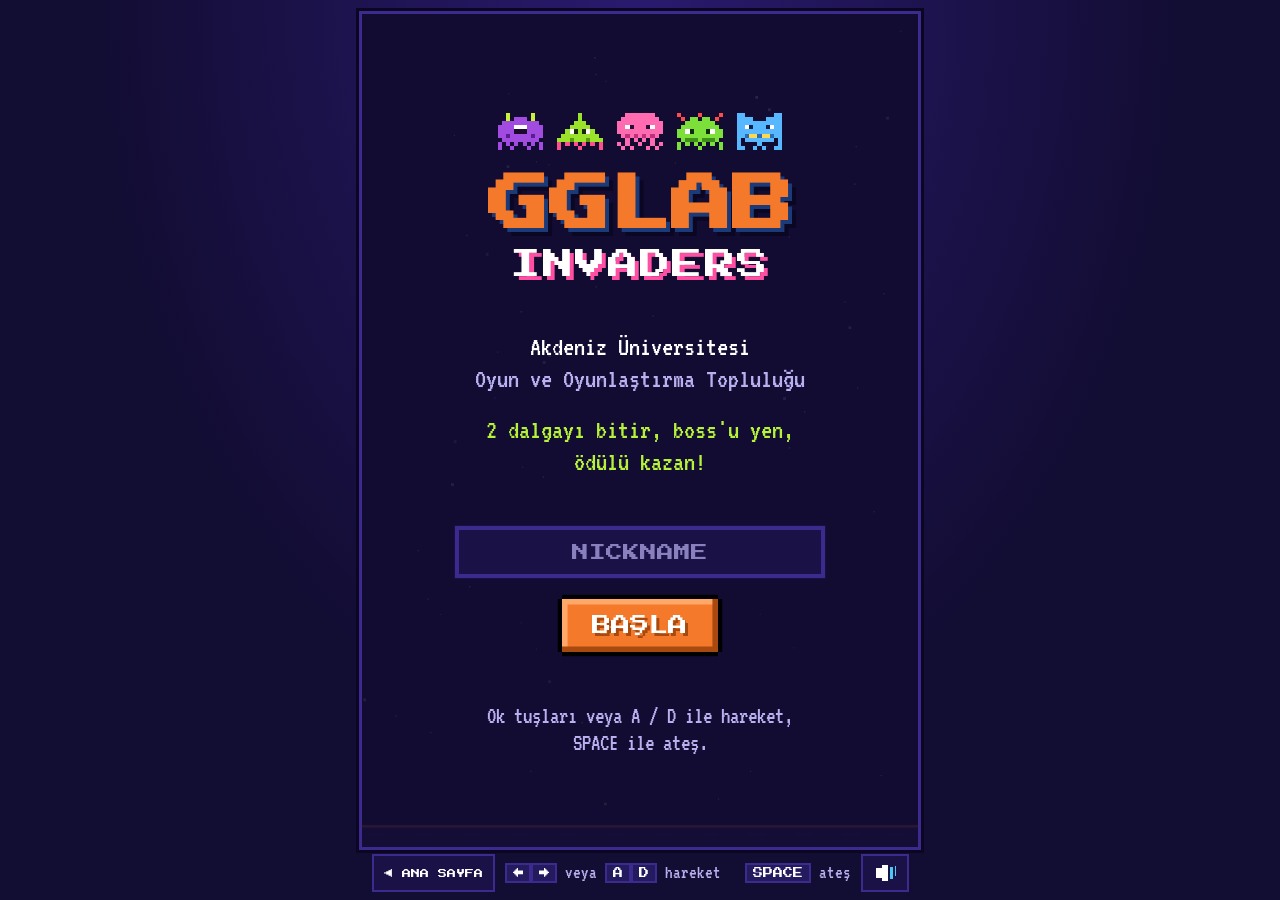
<file: oyun.html>
<!DOCTYPE html>
<html lang="tr">
<head>
<meta charset="utf-8">
<meta name="viewport" content="width=device-width, initial-scale=1, maximum-scale=1, user-scalable=no, viewport-fit=cover">
<meta name="theme-color" content="#120d33">
<meta name="mobile-web-app-capable" content="yes">
<meta name="apple-mobile-web-app-capable" content="yes">
<meta name="apple-mobile-web-app-status-bar-style" content="black-translucent">
<title>GGLAB Invaders</title>
<link rel="icon" href="assets/img/logo-yazisiz.png" type="image/png">
<link rel="apple-touch-icon" href="assets/img/logo-yazisiz.png">
<script>
/* Erken başlatıcı (ES5): dokunmatik cihazı algıla, açılışta oluşan hatayı perdede göster */
(function () {
  var d = document.documentElement;
  function mm(q) { try { return !!(window.matchMedia && window.matchMedia(q).matches); } catch (e) { return false; } }
  var touch = mm('(pointer: coarse)') || (('ontouchstart' in window) && !mm('(pointer: fine)'));
  if (touch) d.className += ' is-touch';
  window.__ggReady = false;
  window.addEventListener('error', function (ev) {
    try {
      if (window.__ggReady) return;
      var el = document.getElementById('boot-err');
      if (el) el.textContent = 'Hata: ' + ((ev && ev.message) || 'bilinmeyen hata') + (ev && ev.lineno ? ' (satır ' + ev.lineno + ')' : '');
    } catch (e) {}
  });
})();
</script>
<link rel="preconnect" href="https://fonts.googleapis.com">
<link rel="preconnect" href="https://fonts.gstatic.com" crossorigin>
<link href="https://fonts.googleapis.com/css2?family=Press+Start+2P&family=VT323&display=swap" rel="stylesheet">
<style>
/* Yedek piksel font: internet / Google Fonts yoksa bile oyun aynı havada görünsün */
@font-face { font-family: "GG Pixel"; font-style: normal; font-weight: 400; src: url([data-uri]) format("woff"); }
@font-face { font-family: "GG Pixel Body"; font-style: normal; font-weight: 400; size-adjust: 62%; src: url([data-uri]) format("woff"); }
:root {
  color-scheme: dark;
  --night: #120d33;
  --panel: #241a5e;
  --panel-deep: #1a1247;
  --orange: #f5792a;
  --orange-dark: #a84a10;
  --orange-light: #ffa86a;
  --navy: #1b3a7a;
  --cyan: #4cc9f0;
  --magenta: #ff4fa3;
  --lime: #b6f23a;
  --gold: #ffcf3f;
  --ink: #ffffff;
  --muted: #b9b0f0;
  --px: "Press Start 2P", "GG Pixel", "Courier New", monospace;
  --body: "VT323", "GG Pixel Body", "Courier New", monospace;
}
*, *::before, *::after { box-sizing: border-box; }
html, body {
  margin: 0; padding: 0; width: 100%; height: 100%; overflow: hidden; background: var(--night);
  overscroll-behavior: none; -webkit-text-size-adjust: 100%; text-size-adjust: 100%;
}
body {
  position: fixed; left: 0; top: 0; right: 0; bottom: 0;
  color: var(--ink); font-family: var(--body);
  -webkit-user-select: none; user-select: none; -webkit-touch-callout: none; touch-action: none;
  -webkit-tap-highlight-color: transparent;
  background: radial-gradient(ellipse at 50% 0%, #2a1a6e 0%, transparent 60%), var(--night);
}
#app {
  position: absolute; left: 0; top: 0; right: 0; bottom: 0; touch-action: none;
  display: flex; flex-direction: column; align-items: center;
  padding: env(safe-area-inset-top, 0px) env(safe-area-inset-right, 0px) env(safe-area-inset-bottom, 0px) env(safe-area-inset-left, 0px);
}
#stage { flex: 1 1 0; min-height: 0; width: 100%; display: flex; align-items: center; justify-content: center; padding: 10px 8px 4px; }
#wrap { position: relative; flex: none; width: 300px; height: 450px; box-shadow: 0 0 0 3px #3d2a8f, 0 0 0 6px #0b0722; }
#game { display: block; width: 100%; height: 100%; touch-action: none; background: var(--night); }

/* ---------- açılış perdesi (JavaScript çalışmazsa kullanıcıya nedenini söyler) ---------- */
#boot {
  position: fixed; left: 0; top: 0; right: 0; bottom: 0; z-index: 100; background: var(--night);
  display: flex; align-items: center; justify-content: center; padding: 24px; text-align: center;
}
.boot-card { width: 100%; max-width: 360px; }
.boot-logo { font-family: var(--px); font-size: 34px; line-height: 1; margin: 0; color: var(--orange); text-shadow: 3px 3px 0 var(--navy), 6px 6px 0 #0b0722; }
.boot-sub { font-family: var(--px); font-size: 17px; line-height: 1; margin: 12px 0 0; color: #fff; text-shadow: 3px 3px 0 var(--magenta); }
.boot-load { font-family: var(--px); font-size: 11px; margin: 32px 0 0; color: var(--lime); animation: bootload 0.01s linear 3.5s forwards; }
.boot-fail { max-height: 0; overflow: hidden; opacity: 0; margin-top: 22px; animation: bootfail 0.01s linear 3.5s forwards; }
.boot-fail h2 { font-family: var(--px); font-size: 12px; line-height: 1.6; margin: 0 0 12px; color: var(--magenta); }
.boot-fail p { font-size: 21px; line-height: 1.15; margin: 0 0 10px; color: var(--muted); }
#boot-err { font-family: "Courier New", monospace; font-size: 12px !important; color: var(--gold) !important; word-break: break-word; }
@keyframes bootload { to { opacity: 0; height: 0; margin: 0; } }
@keyframes bootfail { to { opacity: 1; max-height: 600px; } }

/* ---------- canvas üstündeki ekranlar ---------- */
.overlay {
  position: absolute; left: 0; top: 0; right: 0; bottom: 0; display: flex; flex-direction: column; align-items: center; justify-content: center;
  text-align: center; padding: calc(var(--u, 1px) * 20); overflow: hidden;
  background: rgba(18, 13, 51, 0.9);
}
.overlay > * + * { margin-top: calc(var(--u, 1px) * 12); }
.hidden { display: none !important; }
/* başlangıç ekranı: 4 grup, boşluk aralarına eşit dağılır */
#title { justify-content: space-evenly; padding: calc(var(--u, 1px) * 28) calc(var(--u, 1px) * 20); }
#title > * + * { margin-top: 0; }
.t-head, .t-info, .t-form { display: flex; flex-direction: column; align-items: center; }
.t-head .logo-gg { margin-top: calc(var(--u, 1px) * 18); }
.t-head .logo-inv { margin-top: calc(var(--u, 1px) * 10); }
.t-info .goal { margin-top: calc(var(--u, 1px) * 14); }
.t-form .btn { margin-top: calc(var(--u, 1px) * 18); }
.t-form .best { margin-top: calc(var(--u, 1px) * 20); }
.t-form .best:empty { display: none; }
.logo-gg {
  font-family: var(--px); font-size: calc(var(--u, 1px) * 44); line-height: 1; margin: 0; color: var(--orange);
  text-shadow: calc(var(--u, 1px) * 3) calc(var(--u, 1px) * 3) 0 var(--navy), calc(var(--u, 1px) * 6) calc(var(--u, 1px) * 6) 0 #0b0722;
}
.logo-inv {
  font-family: var(--px); font-size: calc(var(--u, 1px) * 22); line-height: 1; margin: calc(var(--u, 1px) * 4) 0 0; color: #fff;
  letter-spacing: calc(var(--u, 1px) * 1);
  text-shadow: calc(var(--u, 1px) * 3) calc(var(--u, 1px) * 3) 0 var(--magenta);
}
.sprites { display: flex; align-items: flex-end; justify-content: center; height: calc(var(--u, 1px) * 34); }
.sprites span { display: block; animation: bob 0.8s steps(2) infinite; }
.sprites span + span { margin-left: calc(var(--u, 1px) * 10); }
.sprites span:nth-child(even) { animation-delay: 0.4s; }
.sprites canvas { image-rendering: pixelated; display: block; width: calc(var(--u, 1px) * 33) !important; height: auto !important; }
@keyframes bob { 0% { transform: translateY(0); } 100% { transform: translateY(calc(var(--u, 1px) * -4)); } }
.club { font-size: calc(var(--u, 1px) * 20); line-height: 1.15; color: var(--muted); margin: 0; }
.club b { color: #fff; font-weight: 400; }
.goal { font-size: calc(var(--u, 1px) * 20); line-height: 1.15; color: var(--lime); margin: 0; }
.nick-input {
  font-family: var(--px); font-size: max(16px, calc(var(--u, 1px) * 12)); text-align: center; color: #fff; text-transform: uppercase;
  width: calc(var(--u, 1px) * 260); max-width: 100%; padding: calc(var(--u, 1px) * 10); border: 0; border-radius: 0; outline: 0;
  background: var(--panel-deep); box-shadow: 0 0 0 calc(var(--u, 1px) * 3) #3d2a8f;
}
.nick-input::placeholder { color: var(--muted); opacity: 0.7; }
.nick-input:focus { box-shadow: 0 0 0 calc(var(--u, 1px) * 3) var(--cyan); }
.nick-input.err { box-shadow: 0 0 0 calc(var(--u, 1px) * 3) var(--magenta); }
.best { font-family: var(--px); font-size: calc(var(--u, 1px) * 10); color: var(--gold); margin: 0; min-height: calc(var(--u, 1px) * 8); }
.keys { font-size: calc(var(--u, 1px) * 17); line-height: 1.15; color: var(--muted); margin: 0; }
.touch-only { display: none; }
.kbd-only { display: inline; }
html.is-touch .touch-only { display: inline; }
html.is-touch .kbd-only { display: none; }

.btn {
  font-family: var(--px); color: #fff; background: var(--orange); border: 0; cursor: pointer; touch-action: manipulation;
  font-size: calc(var(--u, 1px) * 14); padding: calc(var(--u, 1px) * 12) calc(var(--u, 1px) * 22);
  box-shadow: inset calc(var(--u, 1px) * -4) calc(var(--u, 1px) * -4) 0 var(--orange-dark), inset calc(var(--u, 1px) * 4) calc(var(--u, 1px) * 4) 0 var(--orange-light),
    0 calc(var(--u, 1px) * -3) 0 0 #000, 0 calc(var(--u, 1px) * 3) 0 0 #000, calc(var(--u, 1px) * -3) 0 0 0 #000, calc(var(--u, 1px) * 3) 0 0 0 #000;
  text-shadow: calc(var(--u, 1px) * 2) calc(var(--u, 1px) * 2) 0 var(--orange-dark);
}
.btn:active { transform: translateY(calc(var(--u, 1px) * 3)); }
.btn:focus-visible { outline: 3px solid var(--cyan); outline-offset: 4px; }

.over-title { font-family: var(--px); font-size: calc(var(--u, 1px) * 24); color: var(--magenta); margin: 0; text-shadow: calc(var(--u, 1px) * 3) calc(var(--u, 1px) * 3) 0 #000; }
.stat { font-family: var(--px); font-size: calc(var(--u, 1px) * 11); color: #fff; margin: 0; line-height: 1.8; }
.stat em { font-style: normal; color: var(--gold); }

/* ---------- alt şerit: ses düğmesi + kullanım ipucu ---------- */
#bar { flex: none; width: 100%; max-width: 560px; display: flex; align-items: center; justify-content: center; padding: 2px 12px 10px; }
#bar-text { margin: 0 12px 0 0; font-size: 19px; line-height: 1.15; color: var(--muted); text-align: center; }
#bar-text kbd { font-family: var(--px); font-size: 10px; color: #fff; background: var(--panel); padding: 3px 6px; margin: 0 2px; box-shadow: 0 0 0 2px #3d2a8f; }
#btn-mute {
  position: relative; flex: none; width: 44px; height: 34px; border: 0; padding: 0; cursor: pointer; touch-action: manipulation;
  background: var(--panel-deep); box-shadow: 0 0 0 2px #3d2a8f;
}
#btn-mute::before { content: ""; position: absolute; left: 13px; top: 12px; width: 6px; height: 10px; background: #fff; box-shadow: 6px -3px 0 0 #fff, 6px 3px 0 0 #fff; }
#btn-mute::after { content: ""; position: absolute; left: 27px; top: 11px; width: 3px; height: 12px; background: var(--cyan); box-shadow: 4px -2px 0 -1px var(--cyan); }
#btn-mute.off::after { background: var(--magenta); transform: rotate(45deg); box-shadow: none; width: 3px; height: 16px; top: 9px; left: 25px; }
#btn-mute:focus-visible { outline: 3px solid var(--cyan); }
#btn-home {
  flex: none; display: flex; align-items: center; height: 34px; padding: 0 10px; margin-right: 12px; text-decoration: none; touch-action: manipulation;
  font-family: var(--px); font-size: 9px; color: #fff; background: var(--panel-deep); box-shadow: 0 0 0 2px #3d2a8f;
}
#btn-home:focus-visible { outline: 3px solid var(--cyan); }
@media (max-height: 520px) { #bar-text { display: none; } #bar { padding-bottom: 4px; } #stage { padding-top: 6px; } }

/* ---------- kazanma penceresi ---------- */
#win {
  position: fixed; left: 0; top: 0; right: 0; bottom: 0; z-index: 20; display: flex; align-items: center; justify-content: center; padding: 16px;
  background: rgba(10, 6, 30, 0.84);
}
#win .flash { position: absolute; left: 0; top: 0; right: 0; bottom: 0; background: #fff; opacity: 0; animation: flash 0.5s ease-out; pointer-events: none; }
@keyframes flash { 0% { opacity: 0.85; } 100% { opacity: 0; } }
.win-panel {
  position: relative; width: 100%; max-width: 440px; background: var(--panel); text-align: center; padding: 30px 26px 26px;
  box-shadow: 0 -5px 0 0 var(--gold), 0 5px 0 0 var(--gold), -5px 0 0 0 var(--gold), 5px 0 0 0 var(--gold), 0 0 0 10px #0b0722, 0 0 60px 8px rgba(255, 207, 63, 0.25);
  animation: pop 0.5s steps(6) both;
}
@keyframes pop { 0% { transform: scale(0.3); } 100% { transform: scale(1); } }
.trophy { display: flex; justify-content: center; margin-bottom: 14px; position: relative; }
.trophy canvas { image-rendering: pixelated; display: block; }
.spark { position: absolute; width: 4px; height: 4px; background: #fff; box-shadow: -4px 0 #fff, 4px 0 #fff, 0 -4px #fff, 0 4px #fff; animation: twinkle 1.2s steps(2) infinite; }
.spark:nth-child(2) { left: 22%; top: 8%; animation-delay: 0.3s; }
.spark:nth-child(3) { right: 20%; top: 20%; animation-delay: 0.7s; }
.spark:nth-child(4) { left: 30%; bottom: 10%; animation-delay: 0.5s; }
@keyframes twinkle { 0% { opacity: 0; } 50% { opacity: 1; } 100% { opacity: 0; } }
.win-panel h2 { font-family: var(--px); font-size: 22px; line-height: 1.55; margin: 0 0 18px; color: var(--gold); text-shadow: 3px 3px 0 #7a4a00; }
.win-panel .nick { font-family: var(--px); font-size: 16px; color: var(--cyan); margin: 0 0 16px; word-break: break-all; }
.win-panel .stat { font-size: 16px; line-height: 1.4; letter-spacing: 2px; }
.win-panel .stat em { display: block; margin-top: 10px; font-size: 36px; letter-spacing: 3px; text-shadow: 3px 3px 0 #7a4a00; }
.win-panel p.msg { font-size: 24px; line-height: 1.15; color: #fff; margin: 16px 0 18px; }
.verify { display: flex; justify-content: space-between; background: var(--panel-deep); padding: 10px 12px; margin-bottom: 20px; font-family: var(--px); font-size: 11px; color: var(--lime); box-shadow: 0 0 0 2px #3d2a8f; }
#win .btn { font-size: 12px; padding: 12px 18px; box-shadow: inset -4px -4px 0 var(--orange-dark), inset 4px 4px 0 var(--orange-light), 0 -3px 0 0 #000, 0 3px 0 0 #000, -3px 0 0 0 #000, 3px 0 0 0 #000; }
.win-actions { display: flex; flex-wrap: wrap; justify-content: center; gap: 14px; }
#confetti { position: fixed; left: 0; top: 0; width: 100%; height: 100%; z-index: 30; pointer-events: none; }

@media (prefers-reduced-motion: reduce) {
  .sprites span, .spark { animation: none; }
  .win-panel { animation: none; }
  #win .flash { animation: none; }
}

</style>
</head>
<body>
<div id="app">
  <div id="stage">
    <div id="wrap">
      <canvas id="game" aria-label="GGLAB Invaders oyun alanı"></canvas>

      <div id="title" class="overlay">
        <div class="t-head">
          <div class="sprites" id="t-sprites" aria-hidden="true"></div>
          <h1 class="logo-gg">GGLAB</h1>
          <p class="logo-inv">INVADERS</p>
        </div>
        <div class="t-info">
          <p class="club"><b>Akdeniz Üniversitesi</b><br>Oyun ve Oyunlaştırma Topluluğu</p>
          <p class="goal">2 dalgayı bitir, boss'u yen,<br>ödülü kazan!</p>
        </div>
        <div class="t-form">
          <input class="nick-input" id="nick" type="text" maxlength="12" placeholder="NICKNAME" autocomplete="off" autocapitalize="characters" spellcheck="false" aria-label="Nickname">
          <button class="btn" id="btn-start" type="button">BAŞLA</button>
          <p class="best" id="best-title"></p>
        </div>
        <p class="keys"><span class="touch-only">Parmağını sağa sola sürükle,<br>gemi otomatik ateş eder.</span><span class="kbd-only">Ok tuşları veya A / D ile hareket,<br>SPACE ile ateş.</span></p>
      </div>

      <div id="gameover" class="overlay hidden">
        <h2 class="over-title">OYUN BİTTİ</h2>
        <p class="stat">SKOR <em id="go-score">000000</em><br>EN İYİ <em id="go-best">000000</em></p>
        <p class="goal">Bir daha dene, boss seni bekliyor!</p>
        <button class="btn" id="btn-retry" type="button">TEKRAR DENE</button>
      </div>
    </div>
  </div>

  <div id="bar">
    <a id="btn-home" href="./">&#9664; ANA SAYFA</a>
    <p id="bar-text"><span class="kbd-only"><kbd>←</kbd><kbd>→</kbd> veya <kbd>A</kbd><kbd>D</kbd> hareket &nbsp; <kbd>SPACE</kbd> ateş</span><span class="touch-only">Sürükle &middot; otomatik ateş</span></p>
    <button id="btn-mute" type="button" aria-label="Sesi aç veya kapat" aria-pressed="false"></button>
  </div>
</div>

<div id="win" class="hidden" role="dialog" aria-modal="true" aria-labelledby="win-title">
  <div class="flash"></div>
  <div class="win-panel">
    <div class="trophy" id="win-trophy"><i class="spark"></i><i class="spark"></i><i class="spark"></i><i class="spark"></i></div>
    <h2 id="win-title">TEBRİKLER<br>ÖDÜLÜ KAZANDINIZ!</h2>
    <p class="nick" id="win-nick"></p>
    <p class="stat">SKOR <em id="win-score">000000</em></p>
    <p class="msg">Ödülünü almak için bu ekranı Oyun ve Oyunlaştırma Topluluğu standındaki ekibe göster.</p>
    <div class="verify"><span id="win-code">GG-0000</span><span id="win-clock">00:00:00</span></div>
    <div class="win-actions">
      <button class="btn" id="btn-png" type="button">PNG İNDİR</button>
      <button class="btn" id="btn-again" type="button">TEKRAR OYNA</button>
    </div>
  </div>
</div>
<canvas id="confetti"></canvas>

<!-- Açılış perdesi: oyun başarıyla başlayınca script tarafından kaldırılır. JavaScript çalışmazsa 3,5 sn sonra açıklama görünür. -->
<div id="boot">
  <div class="boot-card">
    <p class="boot-logo">GGLAB</p>
    <p class="boot-sub">INVADERS</p>
    <p class="boot-load">YÜKLENİYOR...</p>
    <div class="boot-fail">
      <h2>OYUN BAŞLATILAMADI</h2>
      <p>Bu oyun JavaScript ile çalışır. Dosya bir önizleme / dosya görüntüleyici içinde açılmış olabilir.</p>
      <p>Lütfen bağlantıyı Chrome veya Safari gibi bir tarayıcıda aç.</p>
      <p id="boot-err"></p>
    </div>
  </div>
</div>
<noscript><style>.boot-load { display: none; } .boot-fail { max-height: none !important; opacity: 1 !important; animation: none !important; }</style></noscript>

<script>
const SPRITE_DATA = {"enemies": [{"name": "siklop", "pts": 40, "hp": 2, "shot": "straight", "pal": {"1": "#a24be0", "2": "#5a1d92", "3": "#c8f23a", "4": "#ffffff", "5": "#1a0a2e"}, "fa": ["..3.....3..", "..3.111.3..", ".111111111.", "11114441111", "11115551111", "11211111211", ".111111111.", "1.1.1.1.1.1", "1..1...1..1"], "fb": ["..3.....3..", "..3.111.3..", ".111111111.", "11114441111", "11115551111", "11211111211", ".111111111.", ".1.1.1.1.1.", "..1.1.1.1.."]}, {"name": "boynuzlu", "pts": 40, "hp": 2, "shot": "zig", "pal": {"1": "#58b8ff", "2": "#2b6cb8", "3": "#ffd84d", "4": "#ffffff", "5": "#10204a"}, "fa": ["11.......11", "1111...1111", "11111111111", "11451115411", "11111111111", "11233233211", "1.1111111.1", "1....1....1", "11..1.1..11"], "fb": ["11.......11", "1111...1111", "11111111111", "11451115411", "11111111111", "11233233211", "1.1111111.1", ".1..1.1..1.", "1....1....1"]}, {"name": "robot", "pts": 30, "hp": 1, "shot": "fast", "pal": {"1": "#ee3b62", "2": "#a31a3d", "3": "#4cc9f0", "4": "#ffffff", "5": "#2a0a1a"}, "fa": [".1.......1.", ".111111111.", "11111111111", "11451115411", "11111111111", "12222222221", "11111111111", "3.3.3.3.3.3", "3...3.3...3"], "fb": [".1.......1.", ".111111111.", "11111111111", "11451115411", "11111111111", "12222222221", "11111111111", ".3.3.3.3.3.", "..3.3.3.3.."]}, {"name": "piramit", "pts": 30, "hp": 1, "shot": "zig", "pal": {"1": "#9be22b", "2": "#5a9a12", "3": "#ff4f8a", "4": "#ffffff", "5": "#1a2a08"}, "fa": [".....1.....", ".....1.....", "....111....", "...11111...", "..1451541..", ".111111111.", "11121112111", "3.3.3.3.3.3", "3....3....3"], "fb": [".....1.....", ".....1.....", "....111....", "...11111...", "..1451541..", ".111111111.", "11121112111", ".3.3.3.3.3.", "3....3....3"]}, {"name": "ninja", "pts": 20, "hp": 1, "shot": "straight", "pal": {"1": "#ff4fa3", "2": "#b3245f", "3": "#ffe45c", "4": "#ffffff", "5": "#2a0a3a"}, "fa": ["..1111111..", ".111111111.", "11111111111", "33445554433", "11111111111", ".121212121.", ".111111111.", "1.1.1.1.1.1", "1....1....1"], "fb": ["..1111111..", ".111111111.", "11111111111", "33445554433", "11111111111", ".121212121.", ".111111111.", ".1.1.1.1.1.", "1..1...1..1"]}, {"name": "ahtapot", "pts": 20, "hp": 1, "shot": "straight", "pal": {"1": "#ff6bb0", "2": "#c0307a", "3": "#ffd1e8", "4": "#ffffff", "5": "#2a0a3a"}, "fa": ["..1111111..", ".111111111.", "11111111111", "11451115411", "11111111111", ".121212121.", "..1.1.1.1..", "1.1..1..1.1", ".1.1...1.1."], "fb": ["..1111111..", ".111111111.", "11111111111", "11451115411", "11111111111", ".121212121.", "..1.1.1.1..", "..1.1.1.1..", "1.1..1..1.1"]}, {"name": "yengec", "pts": 20, "hp": 1, "shot": "zig", "pal": {"1": "#f5792a", "2": "#a84a10", "3": "#ffe45c", "4": "#ffffff", "5": "#2a1000"}, "fa": ["1....1....1", "1.1111111.1", "11111111111", "11451115411", "11111111111", ".122212221.", "..1111111..", "1.1.1.1.1.1", ".1..1.1..1."], "fb": ["1....1....1", "1.1111111.1", "11111111111", "11451115411", "11111111111", ".122212221.", "..1111111..", ".1.1.1.1.1.", "1..1...1..1"]}, {"name": "hayalet", "pts": 10, "hp": 1, "shot": "straight", "pal": {"1": "#5fe3f0", "2": "#2b9ab0", "3": "#ffffff", "4": "#ffffff", "5": "#07303a"}, "fa": ["..1111111..", ".111111111.", "11111111111", "11451115411", "11111111111", "11111111111", "11111111111", "1.1.1.1.1.1", ".1.1.1.1.1."], "fb": ["..1111111..", ".111111111.", "11111111111", "11451115411", "11111111111", "11111111111", "11111111111", ".1.1.1.1.1.", "1.1.1.1.1.1"]}, {"name": "bocek", "pts": 10, "hp": 1, "shot": "fast", "pal": {"1": "#7ddf3a", "2": "#3f8f1a", "3": "#ff4b4b", "4": "#ffffff", "5": "#0f2a08"}, "fa": ["3....3....3", ".3.11.11.3.", "..1111111..", ".111111111.", "11451115411", "11111111111", ".122212221.", "1.1.1.1.1.1", "1....1....1"], "fb": ["3....3....3", ".3.11.11.3.", "..1111111..", ".111111111.", "11451115411", "11111111111", ".122212221.", ".1.1.1.1.1.", ".1..1.1..1."]}, {"name": "kuru", "pts": 10, "hp": 1, "shot": "straight", "pal": {"1": "#d6dcf0", "2": "#8b94b8", "3": "#ffffff", "4": "#ffffff", "5": "#1a1a2e"}, "fa": ["..1111111..", ".111111111.", "11111111111", "15511511551", "15511511551", ".112111211.", "..1.1.1.1..", "1.1.1.1.1.1", ".1.1.1.1.1."], "fb": ["..1111111..", ".111111111.", "11111111111", "15511511551", "15511511551", ".112111211.", "..1.1.1.1..", "1..1.1.1..1", "1.1.1.1.1.1"]}], "player": {"pal": {"1": "#e8f8ff", "2": "#38c6f4", "3": "#1d5fd1", "4": "#ffa31a", "5": "#ffe45c"}, "rows": [".....1.....", ".....1.....", "....212....", "...21112...", "3.2211122.3", "33222122233", "3.3.2.2.3.3", "....454...."]}, "ufo": {"pal": {"1": "#c05cff", "2": "#6a2fb5", "3": "#6af0d6", "4": "#ffe45c"}, "rows": [".....22222.....", "...233333332...", ".1111111111111.", "114114111411411", "111111111111111", "..2.2.....2.2.."]}, "boss": {"pal": {"k": "#1a1030", "K": "#3a2a66", "g": "#ffcf3f", "s": "#f2c48d", "S": "#d49a62", "h": "#d7dbe8", "f": "#15102a", "w": "#ffffff", "p": "#222244", "m": "#9aa0b8", "o": "#7a2a2a", "j": "#6a2fb5", "J": "#4a1f85", "l": "#9a6be8", "r": "#ff3f5e", "e": "#c98a4b"}, "rows": ["......kkkkkkkkkkkkkkk......", "....kkkkkkkkkkkkkkkkkkk....", "..kkkkkkkkkkkkkkkkkkkkkkk..", "kkkkkkkkkkkkkkkkkkkkkkkkkkk", "..kkkkkkkkkkkkkkkkkkkkkkk..", "...KKKKKKKKKKKKKKKKKKKKK...", "...KKKKKKKKKKKKKKKKKKKKK...", "...hhssssssssssssssssshh...", "...hhssssssssssssssssshh...", "...hhsfffffffffffffffshh...", "...hhsfwwpwfsssfwpwwfshh...", "...hhsfwwpwfsssfwpwwfshh...", "...hhsfffffsssssfffffshh...", "...hhssssssssssssssssshh...", "...hhsssmmmmmmmmmmmssshh...", "...hhsssssooooooossssshh...", "....hSsssssssssssssssSh....", "......SSsssssssssssSS......", "....jjwwwwwrrrrrwwwwwjj....", "..jjjjjjjjjjjrjjjjjjjjjjj..", ".jjjjjjjjjjllJlljjjjjjjjjj.", "jjjjjjjjjjjlJJJljjjjjjjjjjj", "jjeejjjjjjjjJJJjjjjjjjjeejj", "jjeejjjjjjjjJJJjjjjjjjjeejj"]}, "pickups": {"coffee": {"pal": {"c": "#fff3df", "b": "#7a4220", "s": "#cfe9ff", "h": "#fff3df"}, "rows": ["...s..s....", "....s..s...", ".ccccccc...", ".cbbbbbchh.", ".cbbbbbc.h.", ".cbbbbbc.h.", "..cbbbchh..", "..ccccc....", ".ccccccccc."]}, "bug": {"pal": {"g": "#7ddf3a", "k": "#111111", "r": "#ff4b4b", "w": "#ffffff"}, "rows": ["..k.....k..", "...k...k...", "....ggg....", "...gwgwg...", "k.ggggggg.k", ".kgrgggrgk.", "k.ggggggg.k", "..ggggggg..", "...k...k..."]}, "multi": {"pal": {"m": "#c9d4e8", "d": "#6f7b99", "o": "#ff8a1f", "y": "#ffe45c"}, "rows": [".mmmmmmmmoy", ".mddddddmmo", ".mmmmmmmmmy", "..mmmm.....", "..mdm......", "..mdm......", "..mmm......"]}}, "heart": {"pal": {"p": "#ff3f8e", "w": "#ffd1e8"}, "rows": [".pp.pp.", "pwppppp", "ppppppp", ".ppppp.", "..ppp..", "...p..."]}, "heartEmpty": {"pal": {"p": "#5a3a8a"}, "rows": [".pp.pp.", "p..p..p", "p.....p", ".p...p.", "..p.p..", "...p..."]}, "trophy": {"pal": {"y": "#ffcf3f", "Y": "#d99a14", "w": "#fff3b0"}, "rows": [".yyyyyyyyyyy.", "yywwyyyyywwyy", "y.wyyyYyyyw.y", "y.yyyyYyyyy.y", ".yyyyyYyyyyy.", "..yyyYYYyyy..", "....yyYyy....", "....yyYyy....", "...yyyYyyy...", "..YYYYYYYYY..", "..yyyyyyyyy.."]}, "shield": {"pal": {"n": "#1b3a7a", "b": "#2a5fb0", "o": "#f5792a", "w": "#ffffff"}, "rows": ["...nnnnbnnnnnnbnnnnnn...", "..nnnbnnnnnnbnnnnnnbnn..", ".nnbnnnnnnwwwwwwnbnnnnn.", "nbnnooonbwwwwwwwnooonnbn", "nnnooobnwwwwnbnnnnooonnn", "nnooonnnwwwwwwwnnnbooonn", "nnooonnnnwwwwwwwbnnooonb", "booonnnbnnnnwwwwnnnnooon", "nooonbnnwwwwwwwnnnnbooon", "nooonnnnnnbnnnnnnbnnooon", "nooonnnnbwwwwwwwnnnnooon", "nooonnbnwwwwnbnnnnnnooon", "nnooonnnwwwwnwwwnnbooonn", "nnooonnnwwwwnnwwbnnooonb", "bnnooonbnwwwwwwwnnooobnn", ".nnnooonnnwwwwwwnooonnn.", "..nbnnnnnnbnnnnnnbnnnn..", "...nnnnnbnnnnnnbnnnnn..."]}};
</script>
<script>
(() => {
'use strict';

/* ================= SETUP ================= */
const W = 400, H = 600, S = 2;           // logical size, backing-store scale
const PX = 3;                            // sprite pixel size
const PLAYER_Y = 548;
const COLS = 7, ROWS = 3, GX = 46, GY = 34;
const BOSS_HP = 30;
const REDUCED = window.matchMedia && matchMedia('(prefers-reduced-motion: reduce)').matches;

const cv = document.getElementById('game');
const ctx = cv.getContext('2d');
cv.width = W * S; cv.height = H * S;

const rnd = (a, b) => a + Math.random() * (b - a);
const rndi = (a, b) => Math.floor(rnd(a, b + 1));
const clamp = (v, a, b) => Math.max(a, Math.min(b, v));
const lerp = (a, b, t) => a + (b - a) * t;
const pick = a => a[(Math.random() * a.length) | 0];
const $ = id => document.getElementById(id);
const FONT = '"Press Start 2P", "GG Pixel", "Courier New", monospace';
try { if (document.fonts && document.fonts.load) { document.fonts.load('10px "GG Pixel"'); document.fonts.load('10px "Press Start 2P"'); } } catch (err) {}

/* ================= SPRITES ================= */
function buildCanvas(rows, pal) {
  const h = rows.length, w = rows[0].length;
  const c = document.createElement('canvas'); c.width = w; c.height = h;
  const x = c.getContext('2d');
  for (let y = 0; y < h; y++) for (let i = 0; i < w; i++) {
    const ch = rows[y][i];
    if (ch !== '.' && pal[ch]) { x.fillStyle = pal[ch]; x.fillRect(i, y, 1, 1); }
  }
  return c;
}
function tint(c, color) {
  const t = document.createElement('canvas'); t.width = c.width; t.height = c.height;
  const x = t.getContext('2d'); x.drawImage(c, 0, 0);
  x.globalCompositeOperation = 'source-in'; x.fillStyle = color; x.fillRect(0, 0, t.width, t.height);
  return t;
}
function makeSet(rows, pal) {
  const c = buildCanvas(rows, pal);
  return { c, w: c.width, h: c.height, white: tint(c, '#ffffff'), ice: tint(c, '#9fe8ff'), red: tint(c, '#ff2a4d') };
}
const SP = {
  enemies: SPRITE_DATA.enemies.map(e => ({
    name: e.name, pts: e.pts, hp: e.hp, shot: e.shot,
    a: makeSet(e.fa, e.pal), b: makeSet(e.fb, e.pal)
  })),
  player: makeSet(SPRITE_DATA.player.rows, SPRITE_DATA.player.pal),
  ufo: makeSet(SPRITE_DATA.ufo.rows, SPRITE_DATA.ufo.pal),
  boss: makeSet(SPRITE_DATA.boss.rows, SPRITE_DATA.boss.pal),
  coffee: makeSet(SPRITE_DATA.pickups.coffee.rows, SPRITE_DATA.pickups.coffee.pal),
  bug: makeSet(SPRITE_DATA.pickups.bug.rows, SPRITE_DATA.pickups.bug.pal),
  multi: makeSet(SPRITE_DATA.pickups.multi.rows, SPRITE_DATA.pickups.multi.pal),
  heart: makeSet(SPRITE_DATA.heart.rows, SPRITE_DATA.heart.pal),
  heartEmpty: makeSet(SPRITE_DATA.heartEmpty.rows, SPRITE_DATA.heartEmpty.pal),
  trophy: makeSet(SPRITE_DATA.trophy.rows, SPRITE_DATA.trophy.pal)
};
/* Siperler: G G L A B harfleri (her harf tek bir siper). Hepsi aynı boyutta: 17x18 hücre. */
const SHIELD_LETTERS = ["G", "G", "L", "A", "B"];
const SHIELD_GLYPHS = {"G": ["..llllllllllll...","llooooooooooooll.","loooddddddddooodn","loodnnnnnnnnloodn","loodn.......ldddn","loodn........nnnn","loodn............","loodn............","loodn...llllllll.","loodn...loooooodn","loodn...ldddooodn","loodn....nnnloodn","loodn.......loodn","loodn.......loodn","looollllllllooodn","ldooooooooooooddn",".nldddddddddddnnn","...nnnnnnnnnnnn.."],"L": ["llll.............","loodn............","loodn............","loodn............","loodn............","loodn............","loodn............","loodn............","loodn............","loodn............","loodn............","loodn............","loodn............","loodn............","looollllllllllll.","loooooooooooooodn","lddddddddddddddnn",".nnnnnnnnnnnnnnn."],"A": ["....llllllll.....","...looooooool....","..loooddddoool...","..loodnnnnloodn..",".loodnn....lool..",".loodn.....loodn.",".loodn.....loodn.","loodnn......lool.","looollllllllooodn","loooooooooooooodn","loooddddddddooodn","loodnnnnnnnnloodn","loodn.......loodn","loodn.......loodn","loodn.......loodn","loodn.......loodn","ldddn.......ldddn",".nnnn........nnnn"],"B": ["llllllllllll.....","loooooooooooll...","looodddddddoool..","loodnnnnnnnloodn.","loodn......loodn.","loodn......loodn.","looollllllloddnn.","loooooooooodnnn..","looodddddddoll...","loodnnnnnnnlool..","loodn......loodn.","loodn......loodn.","loodn......loodn.","loodn......loodn.","looolllllllooodn.","loooooooooooddnn.","ldddddddddddnnn..",".nnnnnnnnnnnn...."]};
const SHIELD_PAL = { o: '#f5792a', l: '#ffa86a', d: '#a84a10', n: '#1b3a7a' };
const SH_W = SHIELD_GLYPHS.G[0].length, SH_H = SHIELD_GLYPHS.G.length, SH_CELL = 2.5;

function drawSet(set, x, y, scale, variant) {
  const img = variant ? set[variant] : set.c;
  ctx.drawImage(img, Math.round(x), Math.round(y), set.w * scale, set.h * scale);
}

// DOM icons (title screen / win popup)
function mountIcon(el, set, scale) {
  const c = document.createElement('canvas'); c.width = set.w; c.height = set.h;
  c.getContext('2d').drawImage(set.c, 0, 0);
  c.style.width = set.w * scale + 'px'; c.style.height = set.h * scale + 'px';
  el.appendChild(c);
}

/* ================= AUDIO ================= */
let AC = null, master = null, muted = false, noiseBuf = null;
function initAudio() {
  if (AC) { if (AC.state === 'suspended') AC.resume(); return; }
  try {
    AC = new (window.AudioContext || window.webkitAudioContext)();
    master = AC.createGain(); master.gain.value = 0.22; master.connect(AC.destination);
    noiseBuf = AC.createBuffer(1, AC.sampleRate, AC.sampleRate);
    const d = noiseBuf.getChannelData(0);
    for (let i = 0; i < d.length; i++) d[i] = Math.random() * 2 - 1;
  } catch (e) { AC = null; }
}
function tone(freq, dur, type, vol, slideTo, delay) {
  if (!AC || muted) return;
  const t = AC.currentTime + (delay || 0);
  const o = AC.createOscillator(), g = AC.createGain();
  o.type = type || 'square';
  o.frequency.setValueAtTime(freq, t);
  if (slideTo) o.frequency.exponentialRampToValueAtTime(Math.max(20, slideTo), t + dur);
  g.gain.setValueAtTime(vol == null ? 0.4 : vol, t);
  g.gain.exponentialRampToValueAtTime(0.001, t + dur);
  o.connect(g); g.connect(master); o.start(t); o.stop(t + dur + 0.03);
}
function noise(dur, vol, f0, f1, delay) {
  if (!AC || muted) return;
  const t = AC.currentTime + (delay || 0);
  const src = AC.createBufferSource(); src.buffer = noiseBuf;
  const f = AC.createBiquadFilter(); f.type = 'lowpass';
  f.frequency.setValueAtTime(f0, t); f.frequency.exponentialRampToValueAtTime(Math.max(40, f1), t + dur);
  const g = AC.createGain(); g.gain.setValueAtTime(vol, t); g.gain.exponentialRampToValueAtTime(0.001, t + dur);
  src.connect(f); f.connect(g); g.connect(master); src.start(t); src.stop(t + dur + 0.03);
}
const MARCH = [98, 87.3, 82.4, 73.4];
const sfx = {
  shoot()   { tone(960, 0.11, 'square', 0.16, 240); },
  kill()    { noise(0.22, 0.5, 3200, 200); tone(180, 0.15, 'square', 0.18, 60); },
  hit()     { tone(220, 0.06, 'square', 0.18, 140); },
  bossHit() { tone(300, 0.07, 'sawtooth', 0.2, 120); },
  player()  { noise(0.7, 0.8, 2600, 80); tone(220, 0.5, 'sawtooth', 0.3, 40); },
  boom()    { noise(0.5, 0.7, 2400, 100); tone(120, 0.4, 'square', 0.3, 30); },
  bigBoom() { noise(1.1, 0.9, 2400, 60); tone(90, 0.9, 'sawtooth', 0.35, 25); },
  pickup()  { [523, 659, 784, 1046].forEach((f, i) => tone(f, 0.09, 'square', 0.22, null, i * 0.06)); },
  bugfix()  { tone(1400, 0.45, 'sawtooth', 0.25, 120); noise(0.4, 0.3, 4000, 400); },
  ufo()     { tone(520, 0.1, 'square', 0.08, 440); },
  march(i)  { tone(MARCH[i % 4], 0.09, 'square', 0.22); },
  clear()   { [392, 523, 659, 784, 1046].forEach((f, i) => tone(f, 0.12, 'square', 0.22, null, i * 0.09)); },
  warn()    { tone(180, 0.3, 'sawtooth', 0.22, 140); },
  phase2()  { tone(80, 0.6, 'sawtooth', 0.3, 50); tone(160, 0.6, 'square', 0.15, 100); },
  win()     { [523, 659, 784, 1046, 784, 1046, 1318].forEach((f, i) => tone(f, 0.16, 'square', 0.22, null, i * 0.11)); },
  over()    { [392, 330, 262, 196].forEach((f, i) => tone(f, 0.25, 'triangle', 0.3, null, i * 0.2)); },
  throw()   { tone(600, 0.18, 'triangle', 0.2, 200); },
  counter() { tone(1500, 0.07, 'square', 0.18, 700); noise(0.1, 0.25, 5000, 800); }
};

/* ================= STATE ================= */
let G = null;
const input = { left: false, right: false, fire: false };
const keys = {};
const drag = { on: false, id: null, abs: false, sx: 0, base: W / 2, tx: W / 2 };
const ROOT = document.documentElement;
let touchMode = ROOT.classList.contains('is-touch');   // dokunmatik cihaz: otomatik ateş + sürükleyerek hareket
function setTouchMode(v) { if (v === touchMode) return; touchMode = v; ROOT.classList.toggle('is-touch', v); }
let bestScore = 0;
try { bestScore = +localStorage.getItem('gglab-best') || 0; } catch (e) {}
let nick = '';
try { nick = localStorage.getItem('gglab-nick') || ''; } catch (e) {}

const stars = Array.from({ length: 70 }, () => ({
  x: rnd(0, W), y: rnd(0, H), s: Math.random() < 0.2 ? 2 : 1, sp: rnd(6, 28), ph: rnd(0, 6),
  c: pick(['#ffffff', '#9fd8ff', '#ffb3e6', '#c9ff7a'])
}));

function newGame() {
  G = {
    state: 'play', time: 0, score: 0, lives: 3, wave: 1, phase: 'invaders',
    combo: 0, comboT: 0, shake: 0, flash: 0, flashColor: '#fff',
    px: W / 2, fireCd: 0, invuln: 0, rapid: 0, multi: 0, freeze: 0,
    enemies: [], ebullets: [], pbullets: [], pickups: [], particles: [], floaters: [],
    shields: [], ufo: null, ufoT: rnd(9, 14), boss: null, banner: null,
    fx: 0, fy: 0, dir: 1, marchT: 0, marchI: 0, anim: 0, eShootT: 1.2,
    killsSinceDrop: 0, deadT: 0, winT: 0
  };
  buildShields();
  spawnWave1();
  showBanner(touchMode ? ['WAVE 1', 'PARMAĞINI SÜRÜKLE'] : ['WAVE 1'], '#ffe45c', touchMode ? 2.4 : 1.6, null);
}

function spawnWave1() {
  G.enemies = [];
  for (let r = 0; r < ROWS; r++) for (let c = 0; c < COLS; c++) {
    const t = r * 2 + (c % 2);
    const def = SP.enemies[t];
    G.enemies.push({ type: t, def, row: r, col: c, hp: def.hp, flash: 0, alive: true, w: def.a.w * PX, h: def.a.h * PX, x: 0, y: 0 });
  }
  G.fx = (W - ((COLS - 1) * GX + 33)) / 2; G.fy = 96; G.dir = 1; G.total = G.enemies.length;
  layoutEnemies();
}
function layoutEnemies() {
  for (const e of G.enemies) { e.x = G.fx + e.col * GX; e.y = G.fy + e.row * GY; }
}
function aliveEnemies() { return G.enemies.filter(e => e.alive); }

function buildShields() {
  G.shields = [];
  const n = SHIELD_LETTERS.length, gap = (W - n * SH_W * SH_CELL) / (n + 1);
  for (let i = 0; i < n; i++) {
    const rows = SHIELD_GLYPHS[SHIELD_LETTERS[i]];
    const cells = rows.map(r => r.split('').map(ch => (ch === '.' ? 0 : ch)));
    const c = buildCanvas(rows, SHIELD_PAL);
    G.shields.push({ x: Math.round(gap + i * (SH_W * SH_CELL + gap)), y: 446, cells, c, cx: c.getContext('2d') });
  }
}

/* ================= HELPERS ================= */
function showBanner(lines, color, dur, next) { G.banner = { lines, color, t: 0, dur, next }; }
function burst(x, y, color, n, speed, size, grav) {
  if (REDUCED) n = Math.ceil(n / 2);
  for (let i = 0; i < n; i++) {
    const a = rnd(0, Math.PI * 2), sp = rnd(speed * 0.3, speed);
    G.particles.push({ x, y, vx: Math.cos(a) * sp, vy: Math.sin(a) * sp, life: 0, max: rnd(0.35, 0.8),
      size: size || (Math.random() < 0.5 ? 2 : 3), c: Array.isArray(color) ? pick(color) : color, g: grav == null ? 180 : grav });
  }
}
function floater(x, y, text, color) { G.floaters.push({ x, y, text, color: color || '#fff', t: 0 }); }
function kick(v) { G.shake = Math.max(G.shake, REDUCED ? v * 0.3 : v); }
function addScore(p) { G.score += p * mult(); }
function mult() { return 1 + Math.min(5, Math.floor(G.combo / 4)); }
function comboHit() { G.combo++; G.comboT = 2.0; }
function hit(a, b) { return a.x < b.x + b.w && a.x + a.w > b.x && a.y < b.y + b.h && a.y + a.h > b.y; }
function playerRect() { return { x: G.px - 12, y: PLAYER_Y + 4, w: 24, h: 18 }; }

/* ================= SHIELD EROSION ================= */
function erode(sh, gx, gy, r) {
  for (let y = Math.floor(gy - r - 1); y <= Math.ceil(gy + r + 1); y++)
    for (let x = Math.floor(gx - r - 1); x <= Math.ceil(gx + r + 1); x++) {
      if (x < 0 || y < 0 || x >= SH_W || y >= SH_H || !sh.cells[y][x]) continue;
      const d = Math.hypot(x - gx, y - gy);
      if (d < r || (d < r + 1 && Math.random() < 0.45)) { sh.cells[y][x] = 0; sh.cx.clearRect(x, y, 1, 1); }
    }
}
function bulletVsShield(b, radius) {
  for (const sh of G.shields) {
    if (b.x + b.w < sh.x || b.x > sh.x + SH_W * SH_CELL || b.y + b.h < sh.y || b.y > sh.y + SH_H * SH_CELL) continue;
    const x0 = Math.floor((b.x - sh.x) / SH_CELL), x1 = Math.floor((b.x + b.w - sh.x) / SH_CELL);
    const y0 = Math.floor((b.y - sh.y) / SH_CELL), y1 = Math.floor((b.y + b.h - sh.y) / SH_CELL);
    for (let y = y0; y <= y1; y++) for (let x = x0; x <= x1; x++) {
      if (x >= 0 && y >= 0 && x < SH_W && y < SH_H && sh.cells[y][x]) {
        erode(sh, x, y, radius);
        burst(b.x + b.w / 2, b.y + b.h / 2, ['#f5792a', '#1b3a7a', '#ffffff'], 5, 60, 2, 100);
        return true;
      }
    }
  }
  return false;
}
function enemyVsShield(e) {
  for (const sh of G.shields) {
    if (e.x + e.w < sh.x || e.x > sh.x + SH_W * SH_CELL || e.y + e.h < sh.y || e.y > sh.y + SH_H * SH_CELL) continue;
    const x0 = Math.floor((e.x - sh.x) / SH_CELL), x1 = Math.floor((e.x + e.w - sh.x) / SH_CELL);
    const y0 = Math.floor((e.y - sh.y) / SH_CELL), y1 = Math.floor((e.y + e.h - sh.y) / SH_CELL);
    for (let y = y0; y <= y1; y++) for (let x = x0; x <= x1; x++)
      if (x >= 0 && y >= 0 && x < SH_W && y < SH_H && sh.cells[y][x]) { sh.cells[y][x] = 0; sh.cx.clearRect(x, y, 1, 1); }
  }
}

/* ================= PLAYER ================= */
function firePlayer() {
  const cd = 0.38 * (G.rapid > 0 ? 0.5 : 1);
  G.fireCd = cd;
  const y = PLAYER_Y - 6;
  G.pbullets.push({ x: G.px - 1.5, y, w: 3, h: 10, vx: 0, vy: -520 });
  if (G.multi > 0) {
    G.pbullets.push({ x: G.px - 1.5, y, w: 3, h: 10, vx: -95, vy: -500 });
    G.pbullets.push({ x: G.px - 1.5, y, w: 3, h: 10, vx: 95, vy: -500 });
  }
  sfx.shoot();
}
function playerHit() {
  if (G.invuln > 0 || G.state !== 'play') return;
  G.lives--; G.combo = 0; G.comboT = 0;
  burst(G.px, PLAYER_Y + 12, ['#38c6f4', '#e8f8ff', '#ffa31a', '#ffe45c'], 26, 190, 3, 220);
  kick(9); sfx.player(); G.flash = 0.25; G.flashColor = '#ff4f6a';
  G.ebullets = G.ebullets.filter(b => Math.abs(b.x - G.px) > 90 || b.y < PLAYER_Y - 120);
  if (G.lives <= 0) { G.state = 'over'; G.deadT = 0; sfx.over(); }
  else G.invuln = 2.2;
}

/* ================= POWER-UPS ================= */
function maybeDrop(x, y, force) {
  G.killsSinceDrop++;
  const chance = Math.min(0.45, 0.07 + G.killsSinceDrop * 0.018);
  if (!force && Math.random() > chance) return;
  G.killsSinceDrop = 0;
  const r = Math.random();
  const type = r < 0.4 ? 'coffee' : r < 0.75 ? 'multi' : 'bug';
  G.pickups.push({ type, x, y, t: 0 });
}
function collect(p) {
  sfx.pickup(); G.flash = 0.12; G.flashColor = '#ffffff';
  if (p.type === 'coffee') { G.rapid = 8; floater(G.px, PLAYER_Y - 14, 'KAHVE MOLA!', '#ffd68a'); }
  if (p.type === 'multi')  { G.multi = 8; floater(G.px, PLAYER_Y - 14, 'MULTI-SHOT!', '#9fe8ff'); }
  if (p.type === 'bug') {
    G.freeze = 3; sfx.bugfix(); kick(5); G.flash = 0.3; G.flashColor = '#9fe8ff';
    for (const b of G.ebullets) burst(b.x + b.w / 2, b.y + b.h / 2, ['#7ddf3a', '#ffffff'], 6, 90, 2, 60);
    G.ebullets = [];
    floater(G.px, PLAYER_Y - 14, 'BUG FIX!', '#b6f23a');
  }
  burst(p.x, p.y, ['#ffffff', '#ffe45c'], 10, 120, 2, 0);
}

/* ================= ENEMY FIRE ================= */
function enemyShoot(e) {
  const style = e.def.shot;
  const cx = e.x + e.w / 2;
  if (style === 'fast')   G.ebullets.push({ style, x: cx - 1, y: e.y + e.h, w: 2, h: 12, vx: 0, vy: 235, color: '#ff8aa8', t: 0 });
  else if (style === 'zig') G.ebullets.push({ style, x: cx - 2, y: e.y + e.h, w: 4, h: 10, vx: 0, vy: 135, color: '#b6f23a', t: 0, bx: cx - 2 });
  else G.ebullets.push({ style, x: cx - 1.5, y: e.y + e.h, w: 3, h: 11, vx: 0, vy: 160, color: '#ffe45c', t: 0 });
}

/* ================= BOSS ================= */
function spawnBoss() {
  G.phase = 'boss'; G.wave = 2;
  G.ebullets = []; G.pickups = [];
  buildShields();
  G.boss = { x: W / 2, y: -100, hp: BOSS_HP, t: 0, enter: 0, flash: 0, atkT: 2.2, nextAtk: 'ruler', wind: 0,
    enraged: false, dying: false, dieT: 0, lastDrop: BOSS_HP, w: 81, h: 72 };
  sfx.warn();
}
function bossHands(b) {
  return { rx: b.x - 50, ry: b.y + 58, px: b.x + 48, py: b.y + 60 };
}
function bossAttack(b) {
  const h = bossHands(b);
  if (b.nextAtk === 'ruler') {
    const aim = (ox, oy, spread) => {
      const dx = G.px - ox, dy = PLAYER_Y - oy, a = Math.atan2(dy, dx) + spread, sp = b.enraged ? 250 : 205;
      G.ebullets.push({ style: 'ruler', x: ox - 12, y: oy - 12, w: 24, h: 24, vx: Math.cos(a) * sp, vy: Math.sin(a) * sp, rot: 0, vr: rnd(6, 9), t: 0 });
    };
    aim(h.rx, h.ry, 0);
    if (b.enraged) { aim(h.rx, h.ry, 0.38); aim(h.rx, h.ry, -0.38); }
    sfx.throw(); b.nextAtk = 'papers';
  } else {
    const n = b.enraged ? 5 : 4;
    for (let i = 0; i < n; i++) {
      const vx = (i - (n - 1) / 2) * 42 + rnd(-8, 8);
      G.ebullets.push({ style: 'paper', x: h.px - 8, y: h.py - 6, w: 16, h: 20, vx, vy: rnd(105, 140), ph: rnd(0, 6), t: 0, bx: h.px - 8 });
    }
    sfx.throw(); b.nextAtk = 'ruler';
  }
  b.atkT = b.enraged ? 1.05 : 1.75;
}
function damageBoss() {
  const b = G.boss;
  if (!b || b.dying || b.enter < 1) return;
  b.hp--; b.flash = 0.07; comboHit(); addScore(5);
  sfx.bossHit(); kick(1.4);
  burst(b.x + rnd(-30, 30), b.y + rnd(10, 60), ['#ffffff', '#ffe45c', '#c05cff'], 4, 110, 2, 120);
  if (b.lastDrop - b.hp >= 9) { b.lastDrop = b.hp; maybeDrop(b.x, b.y + 70, true); }
  if (!b.enraged && b.hp <= BOSS_HP / 2) {
    b.enraged = true; sfx.phase2(); kick(10); G.flash = 0.3; G.flashColor = '#ff4f6a';
    showBanner(['FİNAL SINAVI', 'BAŞLADI!'], '#ff6b8a', 1.4, null);
    G.ebullets = [];
  }
  if (b.hp <= 0) {
    b.dying = true; b.dieT = 0; G.ebullets = []; G.state = 'bossdie';
    G.combo += 5; sfx.bigBoom(); kick(14);
    G.score += 1000;
  }
}

/* ================= UPDATE ================= */
function update(dt) {
  for (const s of stars) { s.y += s.sp * dt; if (s.y > H) { s.y = 0; s.x = rnd(0, W); } }
  if (!G || G.state === 'title') return;
  G.time += dt;
  if (G.flash > 0) G.flash -= dt;
  if (G.shake > 0) G.shake = Math.max(0, G.shake - dt * 36);
  G.particles = G.particles.filter(p => (p.life += dt) < p.max);
  for (const p of G.particles) { p.x += p.vx * dt; p.y += p.vy * dt; p.vy += p.g * dt; }
  G.floaters = G.floaters.filter(f => (f.t += dt) < 1.1);
  for (const f of G.floaters) f.y -= 22 * dt;

  if (G.state === 'over') {
    G.deadT += dt;
    if (G.deadT > 1.5 && !G.overShown) showGameOver();
    return;
  }

  // player movement (works during banners / boss death too)
  const sp = 235;
  const kl = keys.ArrowLeft || keys.KeyA || input.left, kr = keys.ArrowRight || keys.KeyD || input.right;
  if (drag.on && !(kl || kr)) {
    const d = drag.tx - G.px; G.px += clamp(d, -1100 * dt, 1100 * dt);
  } else {
    if (kl && !kr) G.px -= sp * dt; else if (kr && !kl) G.px += sp * dt;
  }
  G.px = clamp(G.px, 20, W - 20);
  if (G.invuln > 0) G.invuln -= dt;
  if (G.fireCd > 0) G.fireCd -= dt;
  if (G.rapid > 0) G.rapid -= dt;
  if (G.multi > 0) G.multi -= dt;
  if (G.comboT > 0) { G.comboT -= dt; if (G.comboT <= 0) G.combo = 0; }

  const canFire = G.state === 'play' && !G.banner;
  if (canFire && (input.fire || keys.Space || touchMode) && G.fireCd <= 0) firePlayer();   // dokunmatikte otomatik ateş

  if (G.banner) {
    G.banner.t += dt;
    if (G.banner.t >= G.banner.dur) { const n = G.banner.next; G.banner = null; if (n) n(); }
  }

  // player bullets
  for (const b of G.pbullets) {
    const dist = Math.hypot(b.vx, b.vy) * dt, steps = Math.max(1, Math.ceil(dist / 4));
    for (let s = 0; s < steps && !b.dead; s++) {
      b.x += b.vx * dt / steps; b.y += b.vy * dt / steps;
      if (bulletVsShield(b, 1.3)) { b.dead = true; break; }
      // COUNTER: oyuncu mermisi düşman mermisini yakalarsa ikisi de yok olur
      let countered = false;
      for (const eb of G.ebullets) {
        if (eb.dead) continue;
        const big = eb.style === 'ruler' || eb.style === 'paper';
        const r = big ? { x: eb.x + 4, y: eb.y + 4, w: eb.w - 8, h: eb.h - 8 }
                      : { x: eb.x - 2, y: eb.y - 2, w: eb.w + 4, h: eb.h + 4 };
        if (hit(b, r)) {
          b.dead = true; eb.dead = true; countered = true;
          burst(r.x + r.w / 2, r.y + r.h / 2, ['#ffffff', '#38c6f4', eb.color || '#ffe45c'], 8, 110, 2, 40);
          sfx.counter();
          break;
        }
      }
      if (countered) break;
      if (G.phase === 'invaders') {
        for (const e of G.enemies) if (e.alive && hit(b, e)) { b.dead = true; damageEnemy(e); break; }
        if (!b.dead && G.ufo && hit(b, G.ufo)) { b.dead = true; killUfo(); }
      } else if (G.boss && !G.boss.dying) {
        const bb = G.boss, r = { x: bb.x - 38, y: bb.y, w: 76, h: 70 };
        if (bb.enter >= 1 && hit(b, r)) { b.dead = true; damageBoss(); }
      }
    }
    if (b.y < -20 || b.x < -10 || b.x > W + 10) b.dead = true;
  }
  G.pbullets = G.pbullets.filter(b => !b.dead);

  // pickups
  for (const p of G.pickups) {
    p.t += dt; p.y += 80 * dt;
    if (G.state === 'play' && hit({ x: p.x - 12, y: p.y - 12, w: 24, h: 24 }, { x: G.px - 17, y: PLAYER_Y, w: 34, h: 24 })) { p.dead = true; collect(p); }
    if (p.y > H) p.dead = true;
  }
  G.pickups = G.pickups.filter(p => !p.dead);

  if (G.phase === 'invaders') updateInvaders(dt); else updateBoss(dt);

  // enemy bullets
  for (const b of G.ebullets) {
    b.t += dt;
    const steps = Math.max(1, Math.ceil(Math.hypot(b.vx, b.vy) * dt / 4));
    for (let s = 0; s < steps && !b.dead; s++) {
      b.x += b.vx * dt / steps; b.y += b.vy * dt / steps;
      if (b.style === 'zig') b.x = b.bx + Math.sin(b.t * 9) * 9;
      if (b.style === 'paper') b.x = b.bx + b.vx * b.t * 0.0 + b.vx * b.t + Math.sin(b.t * 4 + b.ph) * 22;
      if (b.style === 'ruler') b.rot += b.vr * dt / steps;
      if (b.style !== 'ruler' && b.style !== 'paper') { if (bulletVsShield(b, 2.2)) { b.dead = true; break; } }
      else if (bulletVsShield({ x: b.x + 4, y: b.y + 4, w: b.w - 8, h: b.h - 8 }, 2.6)) { b.dead = true; break; }
      if (G.state === 'play' && hit(b, playerRect())) { b.dead = true; playerHit(); }
    }
    if (b.y > H + 20 || b.x < -30 || b.x > W + 30) b.dead = true;
  }
  G.ebullets = G.ebullets.filter(b => !b.dead);
}

function damageEnemy(e) {
  e.hp--; e.flash = 0.08; sfx.hit();
  if (e.hp > 0) { burst(e.x + e.w / 2, e.y + e.h / 2, '#ffffff', 3, 80, 2, 60); return; }
  e.alive = false; comboHit();
  const pts = e.def.pts; addScore(pts);
  floater(e.x + e.w / 2, e.y, '+' + pts * mult(), '#ffe45c');
  const pal = SPRITE_DATA.enemies[e.type].pal;
  burst(e.x + e.w / 2, e.y + e.h / 2, [pal['1'], pal['2'], pal['3'], '#ffffff'], 16, 150, 3, 200);
  kick(2); sfx.kill();
  maybeDrop(e.x + e.w / 2, e.y + e.h / 2);
}
function killUfo() {
  const u = G.ufo; G.ufo = null; comboHit();
  const pts = pick([100, 150, 200, 300]); addScore(pts);
  floater(u.x + 22, u.y, '+' + pts * mult(), '#ff9be6');
  burst(u.x + 22, u.y + 10, ['#c05cff', '#6af0d6', '#ffe45c', '#ffffff'], 24, 170, 3, 200);
  kick(3); sfx.kill(); maybeDrop(u.x + 22, u.y + 10, true);
}

function updateInvaders(dt) {
  if (G.state !== 'play' || G.banner) return;
  const alive = aliveEnemies();
  if (alive.length === 0) { waveCleared(); return; }
  const frac = alive.length / G.total;
  for (const e of alive) if (e.flash > 0) e.flash -= dt;

  if (G.freeze > 0) { G.freeze -= dt; }
  else {
    // formation movement
    const speed = lerp(150, 28, Math.pow(frac, 0.8));
    G.fx += G.dir * speed * dt;
    let minX = Infinity, maxX = -Infinity;
    for (const e of alive) { minX = Math.min(minX, G.fx + e.col * GX); maxX = Math.max(maxX, G.fx + e.col * GX + e.w); }
    if ((G.dir > 0 && maxX >= W - 10) || (G.dir < 0 && minX <= 10)) {
      G.dir *= -1; G.fy += 11;
      G.fx += G.dir * 3;
    }
    layoutEnemies();
    // march sound + anim
    G.marchT -= dt;
    if (G.marchT <= 0) { G.marchT = lerp(0.14, 0.7, frac); G.marchI++; G.anim ^= 1; sfx.march(G.marchI); }

    // shooting
    G.eShootT -= dt;
    const maxB = frac > 0.5 ? 3 : 5;
    if (G.eShootT <= 0 && G.ebullets.length < maxB) {
      G.eShootT = lerp(0.5, 1.1, frac) * rnd(0.7, 1.2);
      const cols = {};
      for (const e of alive) if (!cols[e.col] || e.row > cols[e.col].row) cols[e.col] = e;
      const shooters = Object.values(cols);
      let s = pick(shooters);
      if (Math.random() < 0.45) s = shooters.reduce((a, b) => Math.abs(a.x + a.w / 2 - G.px) < Math.abs(b.x + b.w / 2 - G.px) ? a : b);
      enemyShoot(s);
    }
  }

  // shield contact + invasion
  for (const e of alive) {
    enemyVsShield(e);
    if (e.y + e.h >= PLAYER_Y - 4) {
      G.lives = 0; burst(G.px, PLAYER_Y + 12, ['#38c6f4', '#ffffff', '#ffa31a'], 30, 200, 3, 200);
      kick(10); sfx.player(); G.state = 'over'; G.deadT = 0; sfx.over(); return;
    }
  }

  // UFO
  G.ufoT -= dt;
  if (!G.ufo && G.ufoT <= 0 && alive.length > 3) {
    const dir = Math.random() < 0.5 ? 1 : -1;
    G.ufo = { x: dir > 0 ? -50 : W + 5, y: 62, w: 45, h: 21, vx: dir * 85, wob: 0 };
    G.ufoT = rnd(16, 24);
  }
  if (G.ufo) {
    G.ufo.x += G.ufo.vx * dt; G.ufo.wob -= dt;
    if (G.ufo.wob <= 0) { G.ufo.wob = 0.14; sfx.ufo(); }
    if (G.ufo.x < -60 || G.ufo.x > W + 10) G.ufo = null;
  }
}

function waveCleared() {
  G.state = 'play';
  G.ebullets = []; G.ufo = null;
  sfx.clear(); kick(3);
  showBanner(['WAVE 1', 'TAMAMLANDI!'], '#b6f23a', 2.0, () => {
    showBanner(['UYARI!', 'BOSS GELİYOR'], '#ff6b8a', 2.0, () => { spawnBoss(); });
    sfx.warn();
  });
  G.phase = 'transition';
}

function updateBoss(dt) {
  const b = G.boss;
  if (!b) return;
  if (b.flash > 0) b.flash -= dt;

  if (b.dying) {
    if (G.state === 'win') return;
    b.dieT += dt;
    if (Math.random() < 0.6) {
      burst(b.x + rnd(-40, 40), b.y + rnd(0, 70), ['#ffffff', '#ffe45c', '#ff4f6a', '#c05cff', '#6af0d6'], 10, 220, 3, 120);
      if (Math.random() < 0.3) sfx.boom();
    }
    G.shake = Math.max(G.shake, REDUCED ? 2 : 6);
    if (b.dieT > 2.4) { b.gone = true; burst(b.x, b.y + 35, ['#ffffff', '#ffe45c', '#ff4f6a'], 40, 260, 3, 120); G.state = 'win'; showWin(); }
    return;
  }
  if (G.banner || G.state !== 'play') return;

  if (b.enter < 1) {
    b.enter = Math.min(1, b.enter + dt / 1.6);
    const e = 1 - Math.pow(1 - b.enter, 3);
    b.y = lerp(-100, 82, e);
    return;
  }
  if (G.freeze > 0) { G.freeze -= dt; return; }
  b.t += dt;
  const sp = b.enraged ? 1.35 : 0.85;
  b.x = W / 2 + Math.sin(b.t * sp) * 112;
  b.y = 82 + Math.sin(b.t * 2.1) * 4;
  b.atkT -= dt;
  b.wind = b.atkT < 0.45 ? 1 - Math.max(0, b.atkT) / 0.45 : 0;
  if (b.atkT <= 0) bossAttack(b);
}

/* ================= DRAW ================= */
function drawBackground() {
  ctx.fillStyle = '#120d33'; ctx.fillRect(0, 0, W, H);
  const t = G ? G.time : performance.now() / 1000;
  for (const s of stars) {
    ctx.globalAlpha = 0.45 + 0.55 * Math.abs(Math.sin(t * 1.3 + s.ph));
    ctx.fillStyle = s.c; ctx.fillRect(Math.round(s.x), Math.round(s.y), s.s, s.s);
  }
  ctx.globalAlpha = 1;
  // ground strip
  ctx.fillStyle = '#2a1650'; ctx.fillRect(0, 584, W, 16);
  ctx.fillStyle = '#f5792a'; ctx.fillRect(0, 584, W, 2);
  ctx.fillStyle = '#3d2275';
  for (let x = 6; x < W; x += 34) ctx.fillRect(x, 590, 12, 2);
}

function drawShields() {
  for (const sh of G.shields) ctx.drawImage(sh.c, sh.x, sh.y, SH_W * SH_CELL, SH_H * SH_CELL);
}

function drawEnemies() {
  const frozen = G.freeze > 0;
  for (const e of G.enemies) {
    if (!e.alive) continue;
    const set = G.anim ? e.def.b : e.def.a;
    drawSet(set, e.x, e.y, PX);
    if (e.flash > 0) drawSet(set, e.x, e.y, PX, 'white');
    else if (frozen) { ctx.globalAlpha = 0.6; drawSet(set, e.x, e.y, PX, 'ice'); ctx.globalAlpha = 1; }
    else if (e.def.hp > 1 && e.hp === 1) { ctx.globalAlpha = 0.35; drawSet(set, e.x, e.y, PX, 'white'); ctx.globalAlpha = 1; }
  }
  if (G.ufo) drawSet(SP.ufo, G.ufo.x, G.ufo.y, PX);
}

function drawRuler(x, y, rot, scale) {
  ctx.save(); ctx.translate(Math.round(x), Math.round(y)); ctx.rotate(rot);
  const L = 44 * scale, T = 9 * scale;
  ctx.fillStyle = '#ffd24a'; ctx.fillRect(-T / 2, -L / 2, T, L);
  ctx.fillStyle = '#8a5a00';
  for (let i = 0; i < 9; i++) ctx.fillRect(-T / 2, -L / 2 + 3 + i * (L / 9), i % 2 ? T * 0.4 : T * 0.65, 1.5);
  ctx.fillStyle = '#fff3b0'; ctx.fillRect(T / 2 - 2, -L / 2, 2, L);
  ctx.restore();
}
function drawPaper(x, y, w, h, grade) {
  x = Math.round(x); y = Math.round(y);
  ctx.fillStyle = '#e4e8f5'; ctx.fillRect(x + 2, y + 2, w, h);
  ctx.fillStyle = '#ffffff'; ctx.fillRect(x, y, w, h);
  ctx.fillStyle = '#b8c0dc';
  for (let i = 0; i < 3; i++) ctx.fillRect(x + 2, y + 10 + i * 3, w - 4, 1);
  ctx.fillStyle = '#e8333f';
  ctx.fillRect(x + 3, y + 2, 5, 1); ctx.fillRect(x + 3, y + 2, 1, 6); ctx.fillRect(x + 3, y + 4, 4, 1); // 'F'
}

function drawBoss() {
  const b = G.boss;
  if (!b || b.gone) return;
  const frozen = G.freeze > 0 && !b.dying;
  const x = Math.round(b.x - SP.boss.w * PX / 2), y = Math.round(b.y);
  const h = bossHands(b);
  const wind = b.wind || 0;

  // arms
  ctx.strokeStyle = '#6a2fb5'; ctx.lineWidth = 7; ctx.lineCap = 'square';
  const rHandY = h.ry - wind * 26, pHandY = h.py - wind * 26;
  const rWind = b.nextAtk === 'ruler' ? wind : 0, pWind = b.nextAtk === 'papers' ? wind : 0;
  const rhy = h.ry - rWind * 28, phy = h.py - pWind * 28;
  ctx.beginPath(); ctx.moveTo(b.x - 34, y + 54); ctx.lineTo(h.rx, rhy); ctx.stroke();
  ctx.beginPath(); ctx.moveTo(b.x + 34, y + 54); ctx.lineTo(h.px, phy); ctx.stroke();

  // ruler (left hand) + papers (right hand)
  drawRuler(h.rx, rhy - 14, -0.25 - rWind * 0.9, 1);
  drawPaper(h.px - 11, phy - 24, 22, 28);
  drawPaper(h.px - 8, phy - 28, 22, 28);
  ctx.fillStyle = '#f2c48d'; ctx.fillRect(Math.round(h.rx - 5), Math.round(rhy - 5), 10, 10);
  ctx.fillRect(Math.round(h.px - 5), Math.round(phy - 5), 10, 10);

  // body
  drawSet(SP.boss, x, y, PX);
  // tassel
  ctx.fillStyle = '#ffcf3f'; ctx.fillRect(x + 78, y + 9, 2, 14); ctx.fillRect(x + 77, y + 22, 4, 5);
  // mortarboard button
  ctx.fillStyle = '#ffcf3f'; ctx.fillRect(Math.round(b.x) - 2, y + 9, 4, 4);

  if (b.flash > 0) drawSet(SP.boss, x, y, PX, 'white');
  else if (b.enraged && !b.dying) { ctx.globalAlpha = 0.14 + 0.14 * Math.abs(Math.sin(G.time * 8)); drawSet(SP.boss, x, y, PX, 'red'); ctx.globalAlpha = 1; }
  if (frozen) { ctx.globalAlpha = 0.55; drawSet(SP.boss, x, y, PX, 'ice'); ctx.globalAlpha = 1; }
  if (wind > 0.3 && !b.dying) { ctx.fillStyle = '#ff4f6a'; ctx.font = '14px ' + FONT; ctx.textAlign = 'center'; ctx.fillText('!', Math.round(b.x), y - 6); }
}

function drawBullets() {
  for (const b of G.pbullets) {
    ctx.fillStyle = '#ffffff'; ctx.fillRect(Math.round(b.x), Math.round(b.y), b.w, b.h);
    ctx.fillStyle = '#6af0ff'; ctx.fillRect(Math.round(b.x), Math.round(b.y) + 6, b.w, 4);
  }
  for (const b of G.ebullets) {
    if (b.style === 'ruler') { drawRuler(b.x + b.w / 2, b.y + b.h / 2, b.rot, 0.75); continue; }
    if (b.style === 'paper') { drawPaper(b.x, b.y, b.w, b.h); continue; }
    ctx.fillStyle = b.color;
    if (b.style === 'zig') {
      const x = Math.round(b.x), y = Math.round(b.y), ph = Math.floor(b.t * 14) % 2;
      ctx.fillRect(x + (ph ? 0 : 2), y, 2, 3); ctx.fillRect(x + (ph ? 2 : 0), y + 3, 2, 3); ctx.fillRect(x + (ph ? 0 : 2), y + 6, 2, 4);
    } else ctx.fillRect(Math.round(b.x), Math.round(b.y), b.w, b.h);
  }
}

function drawPickups() {
  for (const p of G.pickups) {
    const set = SP[p.type];
    const col = p.type === 'coffee' ? '#ffb347' : p.type === 'bug' ? '#7ddf3a' : '#4cc9f0';
    const bob = Math.sin(p.t * 6) * 1.5;
    ctx.fillStyle = '#120d33'; ctx.fillRect(Math.round(p.x - 15), Math.round(p.y - 15 + bob), 30, 30);
    ctx.strokeStyle = col; ctx.lineWidth = 2;
    ctx.strokeRect(Math.round(p.x - 14), Math.round(p.y - 14 + bob), 28, 28);
    if (Math.floor(p.t * 6) % 2) { ctx.fillStyle = col; ctx.globalAlpha = 0.25; ctx.fillRect(Math.round(p.x - 14), Math.round(p.y - 14 + bob), 28, 28); ctx.globalAlpha = 1; }
    drawSet(set, p.x - set.w, p.y - set.h + bob, 2);
  }
}

function drawPlayer() {
  if (G.state === 'over' || G.state === 'title') return;
  if (G.invuln > 0 && Math.floor(G.invuln * 14) % 2) return;
  const x = G.px - SP.player.w * PX / 2;
  drawSet(SP.player, x, PLAYER_Y, PX);
  // flame flicker
  if (Math.floor(G.time * 20) % 2) { ctx.fillStyle = '#ffe45c'; ctx.fillRect(Math.round(G.px) - 3, PLAYER_Y + 24, 6, 3); }
  if (G.rapid > 0) { ctx.fillStyle = '#ffb347'; ctx.fillRect(Math.round(G.px) - 19, PLAYER_Y + 12, 3, 8); ctx.fillRect(Math.round(G.px) + 16, PLAYER_Y + 12, 3, 8); }
  if (G.multi > 0) { ctx.fillStyle = '#4cc9f0'; ctx.fillRect(Math.round(G.px) - 19, PLAYER_Y + 6, 3, 4); ctx.fillRect(Math.round(G.px) + 16, PLAYER_Y + 6, 3, 4); }
}

function drawParticles() {
  for (const p of G.particles) {
    ctx.globalAlpha = 1 - p.life / p.max;
    ctx.fillStyle = p.c; ctx.fillRect(Math.round(p.x), Math.round(p.y), p.size, p.size);
  }
  ctx.globalAlpha = 1;
  ctx.font = '8px ' + FONT; ctx.textAlign = 'center';
  for (const f of G.floaters) {
    ctx.globalAlpha = Math.min(1, (1.1 - f.t) * 3);
    ctx.fillStyle = '#000'; ctx.fillText(f.text, Math.round(f.x) + 1, Math.round(f.y) + 1);
    ctx.fillStyle = f.color; ctx.fillText(f.text, Math.round(f.x), Math.round(f.y));
  }
  ctx.globalAlpha = 1;
}

function text(str, x, y, color, size, align) {
  ctx.font = size + 'px ' + FONT; ctx.textAlign = align || 'left';
  ctx.fillStyle = '#000'; ctx.fillText(str, Math.round(x) + 2, Math.round(y) + 2);
  ctx.fillStyle = color; ctx.fillText(str, Math.round(x), Math.round(y));
}

function drawHUD() {
  text('SKOR', 12, 20, '#9fd8ff', 8);
  text(String(G.score).padStart(6, '0'), 12, 34, '#ffffff', 10);
  text(G.phase === 'boss' ? 'BOSS' : 'WAVE ' + G.wave, W / 2, 20, '#ffe45c', 9, 'center');
  // lives
  for (let i = 0; i < 3; i++) {
    const set = i < G.lives ? SP.heart : SP.heartEmpty;
    drawSet(set, W - 14 - (3 - i) * 20 + 6, 12, 2);
  }
  // combo
  if (G.combo >= 2) {
    text('KOMBO ' + G.combo, 12, 52, '#ff9be6', 8);
    ctx.fillStyle = '#2a1650'; ctx.fillRect(12, 58, 80, 5);
    ctx.fillStyle = '#ff4fa3'; ctx.fillRect(12, 58, Math.round(80 * clamp(G.comboT / 2, 0, 1)), 5);
    if (mult() > 1) text('x' + mult(), 100, 63, '#ffe45c', 10);
  }
  // active power-ups
  let py = 52;
  const pu = [['coffee', G.rapid, '#ffb347'], ['multi', G.multi, '#4cc9f0'], ['bug', G.freeze, '#7ddf3a']];
  for (const [k, t, col] of pu) {
    if (t <= 0) continue;
    const maxT = k === 'bug' ? 3 : 8;
    drawSet(SP[k], W - 12 - 22, py - 8, 2);
    ctx.fillStyle = '#2a1650'; ctx.fillRect(W - 12 - 22 - 34, py - 1, 30, 4);
    ctx.fillStyle = col; ctx.fillRect(W - 12 - 22 - 34, py - 1, Math.round(30 * clamp(t / maxT, 0, 1)), 4);
    py += 26;
  }
  // boss bar
  if (G.boss && !G.banner || (G.boss && G.boss.enter > 0)) {
    const b = G.boss, r = clamp(b.hp / BOSS_HP, 0, 1);
    const bx = 50, bw = 230, by = 42;
    if (G.phase === 'boss' && b.enter > 0) {
      text('RETRO AKADEMİSYEN', bx + bw / 2, by - 4, '#ffffff', 7, 'center');
      ctx.fillStyle = '#000'; ctx.fillRect(bx - 3, by, bw + 6, 12);
      ctx.fillStyle = '#2a1650'; ctx.fillRect(bx, by + 3, bw, 6);
      ctx.fillStyle = r > 0.5 ? '#7ddf3a' : r > 0.25 ? '#ffb347' : '#ff4f6a';
      ctx.fillRect(bx, by + 3, Math.round(bw * r), 6);
      ctx.fillStyle = 'rgba(255,255,255,.35)'; ctx.fillRect(bx, by + 3, Math.round(bw * r), 2);
    }
  }
}

function drawBanner() {
  const bn = G.banner; if (!bn) return;
  const t = bn.t, a = clamp(Math.min(t / 0.2, (bn.dur - t) / 0.25), 0, 1);
  ctx.globalAlpha = a * 0.55; ctx.fillStyle = '#000'; ctx.fillRect(0, 230, W, 120);
  ctx.globalAlpha = a;
  const blink = Math.floor(t * 8) % 2 === 0 || bn.color !== '#ff6b8a';
  bn.lines.forEach((ln, i) => {
    if (blink) text(ln, W / 2, 275 + i * 36, bn.color, i === 0 ? 24 : 16, 'center');
  });
  ctx.globalAlpha = 1;
}

function render() {
  ctx.setTransform(S, 0, 0, S, 0, 0);
  ctx.imageSmoothingEnabled = false;
  ctx.textBaseline = 'alphabetic';
  drawBackground();
  if (!G || G.state === 'title') return;
  ctx.save();
  if (G.shake > 0) ctx.translate(Math.round(rnd(-G.shake, G.shake)), Math.round(rnd(-G.shake, G.shake)));
  drawShields();
  if (G.phase === 'invaders') drawEnemies();
  if (G.phase === 'boss') drawBoss();
  drawPickups();
  drawBullets();
  drawPlayer();
  drawParticles();
  ctx.restore();
  drawHUD();
  drawBanner();
  if (G.flash > 0) { ctx.globalAlpha = clamp(G.flash * 2.2, 0, 0.5); ctx.fillStyle = G.flashColor; ctx.fillRect(0, 0, W, H); ctx.globalAlpha = 1; }
}

/* ================= LOOP ================= */
let last = performance.now();
function frame(now) {
  requestAnimationFrame(frame);
  const dt = Math.min(0.033, Math.max(0, (now - last) / 1000)); last = now;
  try { update(dt); render(); } catch (err) { if (window.console) console.error(err); }
}

/* ================= UI / OVERLAYS ================= */
function startGame() {
  initAudio();
  const nickEl = $('nick'), n = nickEl.value.trim().toLocaleUpperCase('tr-TR');
  if (!n) { nickEl.classList.add('err'); nickEl.focus(); return; }
  nickEl.classList.remove('err'); nickEl.blur();
  if (n !== nick) { nick = n; try { localStorage.setItem('gglab-nick', nick); } catch (e) {} }
  $('win-nick').textContent = nick;
  $('title').classList.add('hidden'); $('gameover').classList.add('hidden'); $('win').classList.add('hidden');
  Confetti.stop();
  newGame();
}
function showGameOver() {
  G.overShown = true;
  if (G.score > bestScore) { bestScore = G.score; try { localStorage.setItem('gglab-best', String(bestScore)); } catch (e) {} }
  $('go-score').textContent = String(G.score).padStart(6, '0');
  $('go-best').textContent = String(bestScore).padStart(6, '0');
  $('gameover').classList.remove('hidden');
}
function showWin() {
  if (G.score > bestScore) { bestScore = G.score; try { localStorage.setItem('gglab-best', String(bestScore)); } catch (e) {} }
  $('win-score').textContent = String(G.score).padStart(6, '0');
  $('win-code').textContent = 'GG-' + Math.random().toString(36).slice(2, 6).toUpperCase();
  $('win').classList.remove('hidden');
  sfx.win();
  Confetti.burst();
}
// Kazanma kartını küçük bir PNG olarak çizip indirir (DOM ekran görüntüsü yerine canvas: ek kütüphane yok)
function exportWinPng() {
  const w = 400, h = 390, c = document.createElement('canvas'); c.width = w; c.height = h;
  const x = c.getContext('2d'); x.imageSmoothingEnabled = false; x.textAlign = 'center'; x.textBaseline = 'top';
  const txt = (s, cx, y, size, col, shadow) => {
    x.font = size + 'px "Press Start 2P", "Courier New", monospace';
    if (shadow) { x.fillStyle = shadow; x.fillText(s, cx + 3, y + 3); }
    x.fillStyle = col; x.fillText(s, cx, y);
  };
  x.fillStyle = '#0b0722'; x.fillRect(0, 0, w, h);
  x.fillStyle = '#ffcf3f'; x.fillRect(10, 10, w - 20, h - 20);
  x.fillStyle = '#241a5e'; x.fillRect(16, 16, w - 32, h - 32);
  const t = SP.trophy; x.drawImage(t.c, (w - t.w * 6) / 2, 36, t.w * 6, t.h * 6);
  txt('TEBRİKLER', w / 2, 124, 18, '#ffcf3f', '#7a4a00');
  txt('ÖDÜLÜ KAZANDINIZ!', w / 2, 154, 18, '#ffcf3f', '#7a4a00');
  txt(nick, w / 2, 200, 16, '#4cc9f0');
  txt('SKOR', w / 2, 234, 14, '#ffffff');
  txt($('win-score').textContent, w / 2, 260, 36, '#ffcf3f', '#7a4a00');
  txt('GGLAB INVADERS', w / 2, 336, 10, '#b9b0f0');
  c.toBlob(b => {
    const a = document.createElement('a');
    a.href = URL.createObjectURL(b); a.download = 'gglab-odul-' + (nick || 'oyuncu') + '.png';
    document.body.appendChild(a); a.click(); a.remove();
    setTimeout(() => URL.revokeObjectURL(a.href), 1000);
  }, 'image/png');
}
setInterval(() => {
  const d = new Date(), p = n => String(n).padStart(2, '0');
  $('win-clock').textContent = p(d.getHours()) + ':' + p(d.getMinutes()) + ':' + p(d.getSeconds());
}, 250);

/* ================= CONFETTI ================= */
const Confetti = (() => {
  const c = $('confetti'), x = c.getContext('2d');
  let pieces = [], running = false, rainUntil = 0, last = 0, dpr = 1;
  const cols = ['#ff4fa3', '#4cc9f0', '#b6f23a', '#f5792a', '#ffe45c', '#ffffff', '#a24be0'];
  function size() { dpr = Math.min(2, window.devicePixelRatio || 1); c.width = innerWidth * dpr; c.height = innerHeight * dpr; }
  function add(o) { pieces.push(Object.assign({ s: pick([6, 8, 10]), c: pick(cols), ph: rnd(0, 6), vr: rnd(6, 14) }, o)); }
  function burst() {
    size();
    const n = REDUCED ? 25 : 70;
    for (let i = 0; i < n; i++) {
      add({ x: 0, y: innerHeight * 0.7, vx: rnd(120, 520), vy: -rnd(380, 900), g: 900 });
      add({ x: innerWidth, y: innerHeight * 0.7, vx: -rnd(120, 520), vy: -rnd(380, 900), g: 900 });
    }
    rainUntil = REDUCED ? 0 : performance.now() + 3500;
    if (!running) { running = true; last = performance.now(); requestAnimationFrame(tick); }
  }
  function tick(now) {
    const dt = Math.min(0.033, (now - last) / 1000); last = now;
    if (now < rainUntil) for (let i = 0; i < 2; i++) add({ x: rnd(0, innerWidth), y: -12, vx: rnd(-30, 30), vy: rnd(90, 200), g: 120 });
    x.setTransform(dpr, 0, 0, dpr, 0, 0);
    x.clearRect(0, 0, innerWidth, innerHeight);
    for (const p of pieces) {
      p.vy += p.g * dt; p.x += p.vx * dt; p.y += p.vy * dt; p.vx *= 0.992; p.ph += p.vr * dt;
      const w = Math.max(2, p.s * Math.abs(Math.cos(p.ph)));
      x.fillStyle = p.c; x.fillRect(Math.round(p.x - w / 2), Math.round(p.y), Math.round(w), p.s);
    }
    pieces = pieces.filter(p => p.y < innerHeight + 20);
    if (pieces.length || now < rainUntil) requestAnimationFrame(tick);
    else { running = false; x.clearRect(0, 0, innerWidth, innerHeight); }
  }
  function stop() { pieces = []; rainUntil = 0; x.clearRect(0, 0, c.width, c.height); }
  addEventListener('resize', () => { if (running) size(); });
  return { burst, stop };
})();


/* ================= BG MÜZİK ================= */
// Web Audio ile çalınır (efektlerle aynı sistem): <audio> / CSP / sandbox sorunlarından etkilenmez.
// İlk tık / tuş / dokunuşta başlar, 2.5 sn'de yavaşça yükselir, düşük seviyede arka planda kalır.
const BGM_VOLUME = 0.28;
let bgmEl = null, bgmGain = null, bgmSrc = null, bgmBuf = null, bgmLoading = false, bgmFallback = false;
function getBgm() { return bgmEl || (bgmEl = document.getElementById('bgm')); }
function applyBgmMute() {
  if (bgmGain) { bgmGain.gain.cancelScheduledValues(0); bgmGain.gain.value = muted ? 0 : BGM_VOLUME; }
  const el = getBgm(); if (el) el.muted = muted;
}
function bgmPlayBuffer() {
  if (bgmSrc || !bgmBuf || !AC) return;
  bgmGain = AC.createGain(); bgmGain.connect(AC.destination);
  bgmGain.gain.setValueAtTime(0, AC.currentTime);
  bgmGain.gain.linearRampToValueAtTime(muted ? 0 : BGM_VOLUME, AC.currentTime + 2.5);
  bgmSrc = AC.createBufferSource(); bgmSrc.buffer = bgmBuf; bgmSrc.loop = true;
  bgmSrc.connect(bgmGain); bgmSrc.start(0);
}
function bgmUseElement() {            // yedek yol: normal <audio> elementi
  const el = getBgm(); if (!el || bgmFallback) return;
  bgmFallback = true; el.volume = BGM_VOLUME; el.muted = muted;
  try { const pr = el.play(); if (pr && pr.catch) pr.catch(() => { bgmFallback = false; }); } catch (e) { bgmFallback = false; }
}
function startMusic() {
  if (bgmSrc || bgmFallback) { if (AC && AC.state === 'suspended') AC.resume(); return; }
  initAudio();
  if (!AC) { bgmUseElement(); return; }
  if (AC.state === 'suspended') AC.resume();
  if (bgmBuf) { bgmPlayBuffer(); return; }
  if (bgmLoading) return;
  const el = getBgm(), src = el && el.getAttribute('src');
  if (!src) return;
  bgmLoading = true;
  const done = buf => { bgmBuf = buf; bgmLoading = false; bgmPlayBuffer(); };
  const fail = () => { bgmLoading = false; bgmUseElement(); };
  // file:// ile açılınca fetch başarısız olur → <audio> yedeğine düşer
  fetch(src).then(r => { if (!r.ok) throw new Error(r.status); return r.arrayBuffer(); })
    .then(ab => { const pr = AC.decodeAudioData(ab, done, fail); if (pr && pr.catch) pr.catch(fail); })
    .catch(fail);
}
['pointerdown', 'pointerup', 'mousedown', 'touchstart', 'touchend', 'click', 'keydown'].forEach(ev =>
  addEventListener(ev, startMusic, { passive: true, capture: true }));
document.addEventListener('visibilitychange', () => {
  if (!AC) return;
  if (document.hidden) AC.suspend(); else AC.resume();
  const el = getBgm(); if (el && bgmFallback) { if (document.hidden) el.pause(); else el.play().catch(() => {}); }
});

/* ================= INPUT WIRING ================= */
addEventListener('keydown', e => {
  if (e.target && e.target.tagName === 'INPUT') { if (e.key === 'Enter') startGame(); return; }   // nickname yazılırken oyun tuşları devre dışı
  if (['ArrowLeft', 'ArrowRight', 'ArrowUp', 'ArrowDown', 'Space'].includes(e.code)) e.preventDefault();
  if (touchMode && e.code && (e.code === 'Space' || e.code === 'KeyA' || e.code === 'KeyD' || e.code.indexOf('Arrow') === 0)) setTouchMode(false);
  keys[e.code] = true;
  if (e.code === 'Space' || e.code === 'Enter') {
    if (!$('title').classList.contains('hidden')) startGame();
    else if (!$('gameover').classList.contains('hidden')) startGame();
  }
});
addEventListener('keyup', e => { keys[e.code] = false; });
addEventListener('blur', () => { for (const k in keys) keys[k] = false; input.left = input.right = input.fire = false; });

/* --- dokunmatik: ekranın her yerinde sürükle = gemiyi hareket ettir (parmak gemiyi kapatmaz) --- */
const appEl = $('app');
const DRAG_GAIN = 1.25;
function wrapScale() { const r = $('wrap').getBoundingClientRect(); return r.width > 0 ? W / r.width : 1; }
function mouseTargetX(e) { const r = cv.getBoundingClientRect(); return clamp((e.clientX - r.left) / r.width * W, 20, W - 20); }
appEl.addEventListener('pointerdown', e => {
  if (e.pointerType === 'touch' || e.pointerType === 'pen') setTouchMode(true);
  initAudio();
  if (e.target && e.target.closest && e.target.closest('button, a, input')) return;
  if (drag.on) return;
  drag.on = true; drag.id = e.pointerId; drag.sx = e.clientX; drag.abs = e.pointerType === 'mouse';
  drag.base = (G && typeof G.px === 'number') ? G.px : W / 2;
  drag.tx = drag.abs ? mouseTargetX(e) : drag.base;
  try { appEl.setPointerCapture(e.pointerId); } catch (_) {}
});
appEl.addEventListener('pointermove', e => {
  if (!drag.on || e.pointerId !== drag.id) return;
  drag.tx = drag.abs ? mouseTargetX(e) : clamp(drag.base + (e.clientX - drag.sx) * wrapScale() * DRAG_GAIN, 20, W - 20);
});
function dragEnd(e) { if (drag.on && e.pointerId === drag.id) drag.on = false; }
['pointerup', 'pointercancel', 'lostpointercapture'].forEach(ev => appEl.addEventListener(ev, dragEnd));
appEl.addEventListener('contextmenu', e => e.preventDefault());
document.addEventListener('touchmove', e => { e.preventDefault(); }, { passive: false });

/* --- butonlar: hem pointerup hem click ile çalışır (uygulama içi tarayıcılarda da) --- */
function onTap(el, fn) {
  let t = 0;
  el.addEventListener('pointerup', e => { if (e.button > 0) return; t = Date.now(); fn(e); });
  el.addEventListener('click', e => { initAudio(); if (Date.now() - t < 700) return; fn(e); });
}
onTap($('btn-start'), startGame);
onTap($('btn-retry'), startGame);
onTap($('btn-again'), startGame);
onTap($('btn-png'), exportWinPng);
$('btn-mute').addEventListener('click', () => {
  muted = !muted; applyBgmMute(); $('btn-mute').classList.toggle('off', muted);
  $('btn-mute').setAttribute('aria-pressed', String(muted));
});

/* ================= RESIZE ================= */
function resize() {
  const stage = $('stage');
  let padX = 0, padY = 0;
  try {
    const cs = getComputedStyle(stage);
    padX = (parseFloat(cs.paddingLeft) || 0) + (parseFloat(cs.paddingRight) || 0);
    padY = (parseFloat(cs.paddingTop) || 0) + (parseFloat(cs.paddingBottom) || 0);
  } catch (err) {}
  let aw = stage.clientWidth - padX - 6, ah = stage.clientHeight - padY - 6;   // 6px: çerçeve gölgesi payı
  if (!(aw > 60) || !(ah > 60)) { aw = (window.innerWidth || 360) - 24; ah = (window.innerHeight || 640) - 90; }   // düzen henüz hazır değilse
  const sc = Math.max(0.3, Math.min(3, aw / W, ah / H));
  const w = Math.floor(W * sc), h = Math.floor(H * sc);
  const wrap = $('wrap'); wrap.style.width = w + 'px'; wrap.style.height = h + 'px';
  wrap.style.setProperty('--u', (w / W) + 'px');
}
addEventListener('resize', resize); addEventListener('orientationchange', resize);
if (window.visualViewport) {
  visualViewport.addEventListener('resize', resize);
  visualViewport.addEventListener('scroll', resize);
}
resize();

/* title decorations */
['t-sprites'].forEach(id => {
  const host = $(id);
  [0, 3, 5, 8, 1].forEach(i => { const s = document.createElement('span'); mountIcon(s, SP.enemies[i].a, 3); host.appendChild(s); });
});
mountIcon($('win-trophy'), SP.trophy, 8);
$('nick').value = nick; $('win-nick').textContent = nick;
$('nick').addEventListener('input', e => e.target.classList.remove('err'));
$('best-title').textContent = bestScore ? 'EN YÜKSEK SKOR ' + String(bestScore).padStart(6, '0') : '';

G = { state: 'title', time: 0 };
requestAnimationFrame(frame);
window.addEventListener('load', resize);
if (document.fonts && document.fonts.ready) document.fonts.ready.then(resize);
if (window.ResizeObserver) { try { new ResizeObserver(resize).observe($('stage')); } catch (err) {} }
[60, 250, 800, 1800].forEach(t => setTimeout(resize, t));   // uygulama içi tarayıcılar boyutu geç bildirir

/* hazır: açılış perdesini kaldır */
window.__ggReady = true;
ROOT.classList.add('ready');
const bootEl = $('boot'); if (bootEl && bootEl.parentNode) bootEl.parentNode.removeChild(bootEl);
})();

</script>
<audio id="bgm" loop preload="none" src="assets/audio/oyun-muzik.mp3"></audio>
</body>
</html>
</file>
<file: css/style.css>
/* ============ GGLab — taslak tema ============ */
/* Self-hosted Google Fonts (SIL Open Font License 1.1) — latin + Türkçe alt küme (-tr).
   Değişken fontlar: her aile/alt küme tek dosya, ağırlık aralığı font-weight ile. */
/* -tr dosyaları yalnızca Türkçe harfleri (Ğ ğ İ Ş ş) içerir; ı ve Ç Ö Ü temel latin dosyasında.
   Başka bir Latin Genişletilmiş harf gerekirse yeniden alt kümele (README > Fontlar). */
@font-face{font-family:"Inter";font-style:normal;font-weight:400 600;font-display:swap;
  src:url(../assets/fonts/inter-tr.woff2) format("woff2");
  unicode-range:U+011E-011F, U+0130, U+015E-015F}
@font-face{font-family:"Inter";font-style:normal;font-weight:400 600;font-display:swap;
  src:url(../assets/fonts/inter-latin.woff2) format("woff2");
  unicode-range:U+0000-00FF, U+0131, U+0152-0153, U+02BB-02BC, U+02C6, U+02DA, U+02DC, U+0304, U+0308, U+0329, U+2000-206F, U+20AC, U+2122, U+2191, U+2193, U+2212, U+2215, U+FEFF, U+FFFD}
@font-face{font-family:"Oswald";font-style:normal;font-weight:500 700;font-display:swap;
  src:url(../assets/fonts/oswald-tr.woff2) format("woff2");
  unicode-range:U+011E-011F, U+0130, U+015E-015F}
@font-face{font-family:"Oswald";font-style:normal;font-weight:500 700;font-display:swap;
  src:url(../assets/fonts/oswald-latin.woff2) format("woff2");
  unicode-range:U+0000-00FF, U+0131, U+0152-0153, U+02BB-02BC, U+02C6, U+02DA, U+02DC, U+0304, U+0308, U+0329, U+2000-206F, U+20AC, U+2122, U+2191, U+2193, U+2212, U+2215, U+FEFF, U+FFFD}
@font-face{font-family:"Space Grotesk";font-style:normal;font-weight:500 700;font-display:swap;
  src:url(../assets/fonts/space-grotesk-tr.woff2) format("woff2");
  unicode-range:U+011E-011F, U+0130, U+015E-015F}
@font-face{font-family:"Space Grotesk";font-style:normal;font-weight:500 700;font-display:swap;
  src:url(../assets/fonts/space-grotesk-latin.woff2) format("woff2");
  unicode-range:U+0000-00FF, U+0131, U+0152-0153, U+02BB-02BC, U+02C6, U+02DA, U+02DC, U+0304, U+0308, U+0329, U+2000-206F, U+20AC, U+2122, U+2191, U+2193, U+2212, U+2215, U+FEFF, U+FFFD}
:root{
  --bg:#10214d;            /* lacivert */
  --bg-2:#172b60;
  --surface:#1d3474;
  --surface-2:#253f86;
  --line:rgba(255,255,255,.12);
  --text:#eef2ff;
  --muted:#a9b6dd;
  --accent:#f47c20;        /* logo turuncusu */
  --accent-2:#ffa24d;
  --accent-3:#4d7cff;      /* mavi vurgu */
  --accent-4:#8b5cf6;      /* mor vurgu */
  --radius:8px;
  --radius-sm:6px;
  --maxw:1160px;
  --ease:cubic-bezier(.22,.8,.3,1);
}
*{box-sizing:border-box}
html{color-scheme:dark;scroll-behavior:smooth;scroll-padding-top:84px}
body{
  margin:0;background:var(--bg);color:var(--text);
  font-family:Inter,system-ui,-apple-system,"Segoe UI",sans-serif;
  font-size:16px;line-height:1.65;-webkit-font-smoothing:antialiased;
  overflow-x:hidden;
}
h1,h2,h3,h4{font-family:"Space Grotesk",Inter,sans-serif;line-height:1.15;margin:0 0 .5em;letter-spacing:-.02em;text-wrap:balance}
h1{font-size:clamp(2.6rem,7vw,4.6rem);font-weight:700}
h2{font-size:clamp(1.8rem,3.6vw,2.7rem)}
h3{font-size:1.15rem}
p{margin:0 0 1rem;text-wrap:pretty}
a{color:inherit;text-decoration:none}
img{max-width:100%;display:block}
.container{width:100%;max-width:var(--maxw);margin:0 auto;padding:0 24px}
.accent{color:var(--accent-2)}
.muted{color:var(--muted)}
.grad{background:linear-gradient(100deg,var(--accent) 0%,var(--accent-2) 42%,var(--accent-4) 100%);
  -webkit-background-clip:text;background-clip:text;color:transparent}
.skip-link{position:absolute;left:-9999px;top:0;background:var(--accent);color:#fff;padding:10px 16px;z-index:200}
.skip-link:focus{left:8px;top:8px;border-radius:8px}
:focus-visible{outline:2px solid var(--accent-2);outline-offset:3px;border-radius:6px}

/* ---------- header ---------- */
.site-header{position:fixed;inset:0 0 auto 0;z-index:100;transition:background .3s,backdrop-filter .3s,border-color .3s;border-bottom:1px solid transparent}
.site-header.scrolled{background:rgba(10,11,18,.82);backdrop-filter:blur(14px);border-bottom-color:var(--line)}
.brand{display:flex;align-items:center;gap:10px}
.brand img{border-radius:30%}
.brand-text{font-family:"Space Grotesk",sans-serif;font-weight:700;font-size:1.25rem;letter-spacing:-.03em}
.nav{display:flex;align-items:center;gap:26px}
.nav a{font-size:.92rem;color:var(--muted);transition:color .2s;position:relative}
.nav a:not(.btn):hover,.nav a.active{color:var(--text)}
.nav a:not(.btn)::after{content:"";position:absolute;left:0;bottom:-6px;height:2px;width:0;background:var(--accent-2);transition:width .25s var(--ease)}
.nav a:not(.btn):hover::after,.nav a.active::after{width:100%}
.nav-toggle{display:none;background:none;border:0;padding:8px;cursor:pointer}
.nav-toggle span{display:block;width:24px;height:2px;background:var(--text);margin:5px 0;transition:.25s var(--ease)}
.nav-toggle[aria-expanded="true"] span:nth-child(1){transform:translateY(7px) rotate(45deg)}
.nav-toggle[aria-expanded="true"] span:nth-child(2){opacity:0}
.nav-toggle[aria-expanded="true"] span:nth-child(3){transform:translateY(-7px) rotate(-45deg)}

/* ---------- buttons ---------- */
.btn{display:inline-flex;align-items:center;justify-content:center;gap:8px;
  padding:13px 26px;border-radius:999px;border:1px solid transparent;cursor:pointer;
  font-weight:600;font-size:.95rem;font-family:inherit;transition:transform .2s var(--ease),box-shadow .25s,background .25s,border-color .25s}
.btn-primary{background:linear-gradient(100deg,var(--accent),#ff9a3d);color:#12204a;box-shadow:0 8px 30px rgba(244,124,32,.35)}
.btn-primary:hover{transform:translateY(-2px);box-shadow:0 14px 40px rgba(244,124,32,.5)}
.btn-block{width:100%}

/* ---------- hero ---------- */
.hero{position:relative;min-height:100svh;display:flex;align-items:center;padding:120px 0 70px;overflow:hidden}
.hero-bg{position:absolute;inset:0;
  background:
    radial-gradient(900px 500px at 15% 10%,rgba(244,124,32,.22),transparent 60%),
    radial-gradient(700px 500px at 85% 25%,rgba(122,170,255,.28),transparent 60%),
    radial-gradient(700px 600px at 55% 105%,rgba(139,92,246,.30),transparent 62%),
    radial-gradient(500px 420px at 8% 88%,rgba(255,162,77,.12),transparent 60%),
    linear-gradient(180deg,var(--bg),var(--bg-2));
}
.hero-bg::after{content:"";position:absolute;inset:0;opacity:.35;
  background-image:linear-gradient(var(--line) 1px,transparent 1px),linear-gradient(90deg,var(--line) 1px,transparent 1px);
  background-size:64px 64px;
  -webkit-mask-image:radial-gradient(circle at 50% 40%,#000,transparent 75%);
  mask-image:radial-gradient(circle at 50% 40%,#000,transparent 75%)}
.eyebrow{text-transform:uppercase;letter-spacing:.18em;font-size:.75rem;font-weight:600;color:var(--accent-2);margin-bottom:14px}
.lead{font-size:clamp(1rem,1.6vw,1.15rem);color:var(--muted);max-width:60ch}
.hero-actions{display:flex;gap:14px;flex-wrap:wrap;margin:30px 0 56px}

/* ---------- sections ---------- */
.section{padding:104px 0;position:relative}
/* kenarlar çizgisiz: ton üstte ve altta şeffafa eriyerek komşu bölümlere karışır */
.section-alt{background:linear-gradient(180deg,rgba(23,43,96,0),rgba(23,43,96,.6) 16%,rgba(27,40,104,.5) 84%,rgba(27,40,104,0))}
.section-head{max-width:70ch;margin-bottom:48px}
.grid-2{display:grid;grid-template-columns:1fr 1fr;gap:56px;align-items:start}

/* bölüm renk ışımaları: kenarlara doğru şeffafa erir, geçişleri bozmaz */
#vizyon{background:
  radial-gradient(900px 460px at 82% 22%,rgba(110,160,255,.22),transparent 68%),
  linear-gradient(180deg,rgba(23,43,96,0),rgba(23,43,96,.6) 16%,rgba(27,40,104,.5) 84%,rgba(27,40,104,0))}
#faaliyet{background:
  radial-gradient(880px 480px at 8% 30%,rgba(244,124,32,.2),transparent 68%)}

/* ---------- ambient sızıntı ----------
   Hero'nun blueprint ızgarası, çok düşük dozda (neredeyse fark edilmez)
   sitedeki hemen her bölüme taşınır — sayfa tek bir dilden konuşsun diye.
   Zaten kendi dokusu olan bölümler dışarıda bırakıldı: hero (kendi ızgarası),
   Biz Kimiz/about-bridge (kendi ızgarası), Game Jam kartı (kendi blueprint'i,
   ama dış bölüme burada yine de eklendi), Üyelik (foto + ::before/::after zaten dolu,
   üçüncü bir pseudo-eleman sığmıyor). Vizyon ve Faaliyet ayrıca kendi renkli,
   sabit ışık lekesini (::after) korur. İçerik her zaman üstte kalır. */
#vizyon,#faaliyet,#gamejam,#etkinlikler,#galeri,#iletisim{overflow:hidden}
#vizyon > .container,#faaliyet > .container,#gamejam > .container,
#etkinlikler > .container,#galeri > .container,
#iletisim > .container{position:relative;z-index:1}
#vizyon::before,#faaliyet::before,#gamejam::before,
#etkinlikler::before,#galeri::before,#iletisim::before{
  content:"";position:absolute;inset:0;z-index:0;pointer-events:none;
  background-image:
    linear-gradient(rgba(255,255,255,.035) 1px,transparent 1px),
    linear-gradient(90deg,rgba(255,255,255,.035) 1px,transparent 1px);
  background-size:52px 52px;
  -webkit-mask-image:radial-gradient(ellipse 75% 65% at 50% 35%,#000,transparent 78%);
  mask-image:radial-gradient(ellipse 75% 65% at 50% 35%,#000,transparent 78%);
}
#vizyon::after{
  content:"";position:absolute;z-index:0;pointer-events:none;
  width:min(480px,60vw);aspect-ratio:1;right:-10%;top:-14%;border-radius:50%;
  background:radial-gradient(circle,rgba(122,170,255,.16),transparent 68%);
  filter:blur(4px);
}
#faaliyet::after{
  content:"";position:absolute;z-index:0;pointer-events:none;
  width:min(420px,55vw);aspect-ratio:1;left:-8%;bottom:-16%;border-radius:50%;
  background:radial-gradient(circle,rgba(244,124,32,.14),transparent 68%);
  filter:blur(4px);
}

/* ---------- about bridge ---------- */
.about-bridge{
  padding-top:clamp(58px,8vh,88px);
  /* hero'nun alt tonundan sakin zemine yumuşak geçiş */
  background:linear-gradient(180deg,var(--bg-2),var(--bg) 360px);
  overflow:hidden;
}
/* hero ızgarasının devamı: ikisi de viewport'a sabitli, aynı faz.
   Kayma (background-position) animasyonu yok: her karede tüm katmanı yeniden boyatıyordu. */
.about-bridge::before{
  content:"";position:absolute;inset:0;pointer-events:none;
  background-image:
    linear-gradient(rgba(255,255,255,.055) 1px,transparent 1px),
    linear-gradient(90deg,rgba(255,255,255,.055) 1px,transparent 1px),
    linear-gradient(rgba(255,255,255,.14) 1px,transparent 1px),
    linear-gradient(90deg,rgba(255,255,255,.14) 1px,transparent 1px);
  background-size:13px 13px,13px 13px,52px 52px,52px 52px;
  background-attachment:fixed;
  -webkit-mask-image:linear-gradient(180deg,rgba(0,0,0,.27),rgba(0,0,0,.3) 12%,transparent 85%);
  mask-image:linear-gradient(180deg,rgba(0,0,0,.27),rgba(0,0,0,.3) 12%,transparent 85%);
}
.about-bridge-inner{
  position:relative;z-index:1;
  display:grid;grid-template-columns:minmax(0,1.08fr) minmax(320px,.92fr);
  gap:clamp(28px,5vw,72px);align-items:center;
}
.about-copy{
  position:relative;
  max-width:680px;
  padding-left:clamp(18px,2vw,28px);
}
.about-copy::before{
  content:"";position:absolute;left:0;top:3px;bottom:8px;width:2px;
  background:linear-gradient(180deg,var(--accent),rgba(139,92,246,.7),transparent);
}
/* diğer bölüm başlıklarıyla aynı yazı stili (Space Grotesk, cümle düzeni) */
.about-copy h2{
  max-width:18ch;
  font-size:clamp(1.8rem,3.6vw,2.7rem);
}
.about-copy p{
  max-width:58ch;
  color:var(--muted);
  font-size:.98rem;
}
.about-copy .about-lead{
  color:var(--text);
  font-size:clamp(1.02rem,1.5vw,1.2rem);
  line-height:1.55;
}
.about-panel{
  --cut:18px;
  position:relative;
  display:grid;gap:0;
  padding:1px;
  background:linear-gradient(135deg,rgba(255,255,255,.24),rgba(244,124,32,.5),rgba(139,92,246,.36),rgba(255,255,255,.12));
  clip-path:polygon(var(--cut) 0,100% 0,100% calc(100% - var(--cut)),calc(100% - var(--cut)) 100%,0 100%,0 var(--cut));
}
.about-panel::before{
  content:"";position:absolute;inset:1px;z-index:0;
  background:
    linear-gradient(135deg,rgba(16,33,77,.94),rgba(23,43,96,.8)),
    linear-gradient(90deg,rgba(244,124,32,.1),transparent);
  clip-path:inherit;
}
.about-panel-line{
  position:absolute;left:1px;right:1px;top:1px;height:3px;z-index:1;
  background:linear-gradient(90deg,var(--accent),rgba(77,124,255,.8),transparent);
  opacity:.78;
}
.about-signal{
  position:relative;z-index:1;
  display:grid;grid-template-columns:88px minmax(0,1fr);column-gap:18px;align-items:start;
  padding:clamp(18px,2.4vw,26px);
  border-bottom:1px solid rgba(255,255,255,.1);
}
.about-signal:last-child{border-bottom:0}
.signal-code{
  font-family:Oswald,Inter,sans-serif;
  color:var(--accent-2);
  font-size:.76rem;
  letter-spacing:.16em;
  line-height:1.2;
}
.about-signal h3{
  margin:0 0 5px;
  font-family:Oswald,"Space Grotesk",sans-serif;
  font-size:1.28rem;
  text-transform:uppercase;
  letter-spacing:.02em;
}
.about-signal p{
  grid-column:2;
  margin:0;
  color:var(--muted);
  font-size:.92rem;
  line-height:1.5;
}

/* ---------- cards ---------- */
.card{background:transparent;border:0;border-top:1px solid var(--line);border-radius:0;padding:22px 0;
  transition:border-color .3s,color .3s}
.card:hover{border-color:rgba(244,124,32,.55);background:transparent}
.card h3{margin-bottom:6px}
.card p{margin:0;color:var(--muted);font-size:.93rem}

/* ---------- spotlight: imleci takip eden ışık halkası ----------
   .spotlight taşıyan kart, fare hareketiyle JS'in yazdığı --mx/--my
   konumunda yumuşak bir ışık gösterir. --spot-color, bölüme göre
   farklı bir vurgu rengine geçmek için elemanın kendi kuralında ezilir. */
.spotlight{position:relative;--spot-color:244,124,32}
.spotlight > *{position:relative;z-index:1}
.spotlight::after{
  content:"";position:absolute;inset:0;z-index:0;pointer-events:none;
  background:radial-gradient(280px circle at var(--mx,50%) var(--my,50%),rgba(var(--spot-color),.18),transparent 72%);
  opacity:0;transition:opacity .4s var(--ease);
}
.spotlight:hover::after{opacity:1}
.feature-grid{display:grid;grid-template-columns:repeat(3,1fr);gap:0 28px}

/* ---------- vizyon ---------- */
.vm-grid{display:grid;grid-template-columns:1fr 1fr;gap:24px;margin-bottom:56px}
.vm-card{position:relative;background:rgba(255,255,255,.025);border:0;border-left:1px solid var(--line);border-radius:0;padding:4px 0 4px 28px;overflow:hidden}
.vm-card::before{content:"";position:absolute;inset:0 auto 0 -1px;width:3px;background:linear-gradient(180deg,var(--accent),var(--accent-2))}
.vm-card h3{font-size:1.4rem;display:flex;align-items:center;gap:10px}
.vm-card p{color:var(--muted);margin:0}
.vm-ico{font-size:1.4rem}
.values{display:grid;grid-template-columns:repeat(4,1fr);gap:24px}
.value span{font-family:"Space Grotesk",sans-serif;font-size:.8rem;color:var(--accent);letter-spacing:.15em}
.value h4{margin:6px 0 6px;font-size:1.05rem}
.value p{color:var(--muted);font-size:.9rem;margin:0}

/* ---------- etkinlikler ---------- */
.events{display:grid;grid-template-columns:repeat(2,1fr);gap:24px}
.event-card{background:transparent;border:0;border-top:1px solid var(--line);border-radius:0;overflow:visible;
  display:grid;grid-template-columns:minmax(0,1fr);gap:16px;align-items:start;padding-top:18px;
  /* kartlar en uzun karta eşitlenir; artan boşluk satırlara dağılıp başlıkları kaydırmasın */
  align-content:start;
  transition:transform .3s var(--ease),border-color .3s}
.event-card:hover{transform:translateY(-4px);border-color:rgba(244,124,32,.45)}
.event-media{position:relative;aspect-ratio:3/2;overflow:hidden;background:var(--surface-2);border-radius:var(--radius-sm)}
.event-media img{width:100%;height:100%;object-fit:cover;transition:transform .5s var(--ease)}
.event-card:hover .event-media img{transform:scale(1.06)}
.event-body{display:flex;gap:16px;padding:0}
.event-body p{font-size:.9rem;color:var(--muted)}
.event-body > div{min-width:0}
.event-games{margin-top:16px;border-top:1px solid var(--line);font-size:.85rem}
.event-games summary{padding:12px 0;min-height:44px;cursor:pointer;font-weight:600;color:var(--accent-2);overflow-wrap:anywhere}
.event-games summary:hover{color:var(--text)}
.event-games ul{margin:0;padding:0 0 4px 18px;line-height:1.7}
.event-games li{padding:3px 0;overflow-wrap:anywhere}
.event-games li::marker{color:var(--muted)}
.event-games li span{color:var(--muted)}

/* ---------- galeri ---------- */
.gallery{display:grid;grid-template-columns:repeat(4,1fr);grid-auto-rows:190px;gap:14px}
.shot{padding:0;border:0;border-radius:var(--radius-sm);overflow:hidden;cursor:pointer;background:var(--surface);position:relative}
.shot img{width:100%;height:100%;object-fit:cover;transition:transform .5s var(--ease),filter .3s}
.shot::after{content:"⤢";position:absolute;inset:auto 10px 10px auto;width:30px;height:30px;display:grid;place-items:center;
  border-radius:8px;background:rgba(10,11,18,.7);opacity:0;transition:opacity .25s}
.shot:hover::after{opacity:1}
/* tablo gelmeden önceki boş kutu: tıklanmaz, büyüt simgesi çıkmaz */
div.shot{cursor:default;pointer-events:none}
.shot.wide{grid-column:span 2}
.shot.tall{grid-row:span 2}

/* ---------- iletişim ---------- */
.contact-line{display:flex;gap:8px;align-items:baseline;margin:0 0 10px;overflow-wrap:anywhere}
.contact-line:first-of-type{margin-top:22px}
.contact-line a{color:var(--accent-2);border-bottom:1px solid transparent}
.contact-line a:hover{border-color:var(--accent-2)}

/* bülten kutusu */
.newsletter{position:relative;background:rgba(29,52,116,.5);border:1px solid var(--line);border-radius:var(--radius);
  padding:clamp(22px,3vw,32px)}
.newsletter::before{content:"";position:absolute;left:-1px;top:-1px;bottom:-1px;width:3px;border-radius:var(--radius) 0 0 var(--radius);
  background:linear-gradient(180deg,var(--accent),var(--accent-4))}
.newsletter .eyebrow{margin-bottom:8px}
.newsletter h3{font-size:clamp(1.15rem,2vw,1.4rem);margin-bottom:8px}
.newsletter .muted{font-size:.92rem;margin:0 0 18px}
.newsletter-row{display:flex;gap:10px;align-items:stretch}
.newsletter-row input{
  flex:1 1 auto;min-width:0;padding:12px 14px;border-radius:var(--radius-sm);border:1px solid var(--line);
  background:var(--bg-2);color:var(--text);font-family:inherit;font-size:1rem;transition:border-color .2s,box-shadow .2s}
.newsletter-row input:focus{outline:none;border-color:var(--accent-4);box-shadow:0 0 0 3px rgba(139,92,246,.22)}
.newsletter-row input.invalid{border-color:var(--accent-3)}
.newsletter-row .cut-btn{flex:0 0 auto}
.newsletter-row .cut-btn > span{height:100%}
.newsletter .form-note{margin-top:10px}
@media (max-width:420px){
  .newsletter-row{flex-direction:column}
}
.sr-only{position:absolute;width:1px;height:1px;padding:0;margin:-1px;overflow:hidden;clip:rect(0 0 0 0);white-space:nowrap;border:0}
.contact-form{background:rgba(29,52,116,.62);border:1px solid var(--line);border-radius:var(--radius);padding:30px}
.field{margin-bottom:16px}
.field label{display:block;font-size:.85rem;color:var(--muted);margin-bottom:6px}
.field input,.field select,.field textarea{
  width:100%;padding:12px 14px;border-radius:var(--radius-sm);border:1px solid var(--line);
  background:var(--bg-2);color:var(--text);font-family:inherit;font-size:.95rem;transition:border-color .2s,box-shadow .2s}
.field input:focus,.field select:focus,.field textarea:focus{outline:none;border-color:var(--accent);box-shadow:0 0 0 3px rgba(244,124,32,.2)}
.field textarea{resize:vertical}
.field .invalid{border-color:var(--accent-3)}
.form-note{margin:12px 0 0;font-size:.85rem;min-height:1.2em}
.form-note.ok{color:var(--accent-2)}
.form-note.err{color:var(--accent-3)}

/* ---------- footer ---------- */
.site-footer{background:linear-gradient(180deg,var(--bg),var(--bg-2) 140px);padding:56px 0 24px}
.footer-inner{display:grid;grid-template-columns:2fr 1fr 1fr;gap:40px;padding-bottom:32px}
.footer-inner h3{font-size:.95rem;margin-bottom:12px}
.footer-inner nav a,.footer-inner div a:not(.brand){display:block;color:var(--muted);font-size:.9rem;padding:3px 0;transition:color .2s}
.footer-inner nav a:hover,.footer-inner div a:not(.brand):hover{color:var(--accent-2)}
.footer-inner .brand{margin-bottom:12px}
.copyright{display:flex;justify-content:space-between;align-items:center;gap:16px;flex-wrap:wrap;
  border-top:1px solid var(--line);padding-top:20px;font-size:.85rem;color:var(--muted)}
.copyright p{margin:0}
.to-top{color:var(--accent-2)}

/* ---------- lightbox ---------- */
.lightbox{position:fixed;inset:0;z-index:200;background:rgba(6,7,12,.94);backdrop-filter:blur(8px);
  display:flex;align-items:center;justify-content:center;gap:10px;padding:24px;animation:fade .25s var(--ease)}
.lightbox[hidden]{display:none}
.lightbox figure{margin:0;max-width:min(1000px,90vw);text-align:center}
.lightbox img{max-height:76vh;width:auto;border-radius:var(--radius);border:1px solid var(--line)}
.lightbox figcaption{margin-top:14px;color:var(--muted);font-size:.9rem}
.lb-close{position:absolute;top:20px;right:24px;background:var(--surface);border:1px solid var(--line);color:var(--text);
  width:42px;height:42px;border-radius:50%;cursor:pointer;font-size:1rem}
.lb-nav{background:var(--surface);border:1px solid var(--line);color:var(--text);width:46px;height:46px;border-radius:50%;
  cursor:pointer;font-size:1.6rem;line-height:1;flex:0 0 46px;transition:.2s}
.lb-nav:hover,.lb-close:hover{background:var(--accent);border-color:var(--accent);color:#fff}
@keyframes fade{from{opacity:0}to{opacity:1}}

/* ---------- reveal ----------
   Gizleme yalnızca .js altında: JS çalışmazsa içerik görünür kalır
   (<html> üzerindeki js sınıfını <head>'deki satır içi betik ekler). */
.reveal{transition:opacity .7s var(--ease),transform .7s var(--ease)}
.js .reveal{opacity:0;transform:translateY(22px)}
.js .reveal.in{opacity:1;transform:none}

/* ---------- responsive ---------- */
@media (max-width:980px){
  .grid-2,.vm-grid{grid-template-columns:1fr;gap:38px}
  .about-bridge-inner{grid-template-columns:1fr;gap:30px}
  .feature-grid,.values{grid-template-columns:1fr 1fr}
  .events{grid-template-columns:1fr 1fr}
  .gallery{grid-template-columns:repeat(3,1fr)}
  .footer-inner{grid-template-columns:1fr 1fr}
}
@media (max-width:760px){
  .nav{position:fixed;inset:72px 0 auto 0;flex-direction:column;align-items:stretch;gap:0;
    background:rgba(10,11,18,.97);backdrop-filter:blur(14px);border-bottom:1px solid var(--line);
    padding:12px 24px 24px;transform:translateY(-140%);transition:transform .35s var(--ease);max-height:calc(100svh - 72px);overflow:auto}
  .nav.open{transform:translateY(0)}
  .nav a{padding:14px 0;border-bottom:1px solid var(--line);font-size:1rem}
  .nav a::after{display:none}
  .nav .nav-cta{margin-top:16px;border-bottom:0;justify-content:center}
  .nav-toggle{display:block}
  .section{padding:72px 0}
  .about-bridge{padding-top:58px}
  .about-copy{padding-left:18px}
  .about-signal{grid-template-columns:1fr;gap:8px;padding:18px}
  .about-signal p{grid-column:auto}
  .signal-code{font-size:.7rem}
  .feature-grid,.values,.events{grid-template-columns:1fr}
  .gallery{grid-template-columns:1fr 1fr;grid-auto-rows:150px}
  .shot.wide,.shot.tall{grid-column:auto;grid-row:auto}
  .footer-inner{grid-template-columns:1fr;gap:26px}
  .lb-nav{position:absolute;bottom:24px}
  .lb-prev{left:24px}.lb-next{right:24px}
}
@media (prefers-reduced-motion:reduce){
  .about-bridge::before{animation:none!important}
  *{animation:none!important;transition:none!important}
  .js .reveal{opacity:1;transform:none}
  html{scroll-behavior:auto}
}

/* ============ yeni bölümler ============ */
.hero-text{max-width:42rem}
.hero-visual img{width:min(380px,100%);height:auto;margin-left:auto;filter:drop-shadow(0 30px 60px rgba(0,0,0,.5));
  border-radius:28px}

.card-num{display:block;font-family:"Space Grotesk",sans-serif;font-size:.85rem;font-weight:700;
  letter-spacing:.18em;color:var(--accent);margin-bottom:10px}

/* ortak logo kuralı: yükseklik bağlama göre ayarlanır */
.logo-mark{display:block;width:auto;object-fit:contain;flex:0 0 auto}

.todo-link{opacity:.72}
.form-hint{font-size:.8rem;margin:10px 0 0}

@media (max-width:980px){
  .hero-visual{order:-1}
}

/* ============ mor vurgular ============ */
.card:hover{border-color:rgba(139,92,246,.6);box-shadow:none}
.card-num{background:linear-gradient(100deg,var(--accent),var(--accent-4));
  -webkit-background-clip:text;background-clip:text;color:transparent}
.vm-card::before{background:linear-gradient(180deg,var(--accent),var(--accent-4))}
.vm-card:hover{border-color:rgba(139,92,246,.5)}
.vm-card.spotlight{--spot-color:139,92,246}
.value span{color:var(--accent-4)}
.event-card:hover{border-color:rgba(139,92,246,.55);box-shadow:none}
.event-card.spotlight{--spot-color:77,124,255}
.shot:hover{border-color:rgba(139,92,246,.6)}
.field input:focus,.field select:focus,.field textarea:focus{
  border-color:var(--accent-4);box-shadow:0 0 0 3px rgba(139,92,246,.22)}
.nav a:not(.btn)::after{background:linear-gradient(90deg,var(--accent),var(--accent-4))}
.lb-nav:hover,.lb-close:hover{background:var(--accent-4);border-color:var(--accent-4)}

/* ============================================================
   Kısa ekranlarda dikey sıkılaştırma
   Hero dışındaki bölümler de tek ekrana yakın dursun diye
   boşluk, yazı ve kart ölçüleri ekran yüksekliğine göre küçülür.
   ============================================================ */
@media (min-width:1180px){
  /* dört etkinlik kartı tek sıraya sığsın */
  .events{grid-template-columns:repeat(4,1fr)}
}

@media (max-height:820px){
  .section{padding:clamp(38px,6.5vh,72px) 0}
  .about-bridge{padding-top:clamp(36px,6vh,62px)}
  .about-bridge-inner{gap:clamp(20px,3.4vh,36px)}
  .about-copy p{font-size:.88rem;line-height:1.55}
  .about-copy .about-lead{font-size:.98rem}
  .about-signal{padding:clamp(14px,2vh,20px)}
  .about-signal h3{font-size:1.05rem}
  .about-signal p{font-size:.84rem}
  .section-head{margin-bottom:clamp(18px,3.2vh,38px)}
  h2{font-size:clamp(1.35rem,2.9vw,2rem)}
  .lead{font-size:.9rem;line-height:1.55}
  .grid-2{gap:clamp(22px,3vw,44px)}

  .card{padding:16px 0}
  .card p{font-size:.86rem;line-height:1.5}
  .card-num{margin-bottom:6px}
  .feature-grid{gap:12px}

  .vm-card{padding:22px}
  .vm-card h3{font-size:1.15rem}
  .vm-card p{font-size:.88rem;line-height:1.55}
  .vm-grid{gap:16px;margin-bottom:clamp(22px,3.6vh,40px)}
  .values{gap:16px}
  .value p{font-size:.84rem}

  .events{gap:16px}
  .event-media{aspect-ratio:2/1}
  .event-body{padding:14px;gap:12px}
  .event-body p{font-size:.84rem;line-height:1.45}

  .gallery{grid-auto-rows:clamp(120px,21vh,170px);gap:12px}

  .contact-form{padding:20px}
  .field{margin-bottom:12px}
  .field input,.field select,.field textarea{padding:10px 12px;font-size:.9rem}

  .site-footer{padding:38px 0 18px}
  .footer-inner{gap:26px;padding-bottom:22px}
}

@media (max-height:640px){
  .section{padding:clamp(30px,5.4vh,56px) 0}
  h2{font-size:clamp(1.25rem,2.6vw,1.7rem)}
  .lead{font-size:.86rem}
  .card p,.event-body p,.vm-card p{font-size:.82rem}
  .gallery{grid-auto-rows:clamp(104px,19vh,140px)}
  .event-media{aspect-ratio:2.4/1}
}

/* Kısa ama geniş ekranlarda etkinlik kartları yatay düzene geçer:
   görsel solda dar bir şerit, metin sağda. Kart yüksekliği yarıya iner. */
@media (max-height:820px) and (min-width:700px){
  .events{grid-template-columns:repeat(2,1fr);gap:14px}
  .event-card{display:grid;grid-template-columns:140px minmax(0,1fr)}
  .event-media{flex:0 0 118px;aspect-ratio:auto;height:auto}
  .event-media img{height:100%}
  .event-body{padding:13px 15px}
  .event-body h3{font-size:1rem}
}
@media (max-height:820px) and (min-width:1180px){
  .events{grid-template-columns:repeat(2,1fr)}
  .event-media{flex-basis:140px}
}

/* ============================================================
   Game Jam Akdeniz — amiral gemisi bölümü
   ============================================================ */
#gamejam{
  position:relative;
  background:
    /* ışık merkezleri, solma yarıçapı (≈0.6 × dikey yarıçap) kadar aşağıda:
       daha yukarıda olunca ışık bölümün üst kenarında kesilip çizgi bırakıyordu */
    radial-gradient(1000px 560px at 10% 360px,rgba(244,124,32,.18),transparent 62%),
    radial-gradient(900px 640px at 94% 400px,rgba(139,92,246,.22),transparent 60%),
    linear-gradient(180deg,rgba(23,43,96,0),rgba(23,43,96,.6) 16%,rgba(27,40,104,.5) 84%,rgba(27,40,104,0));
}

/* --- bölüm kartı: solda oyun kutusu kapağı, sağda bölüm bilgileri --- */
.level{
  --cut:26px;
  position:relative;isolation:isolate;
  display:grid;grid-template-columns:minmax(220px,340px) minmax(0,1fr);
  gap:clamp(26px,4vw,56px);align-items:center;
  padding:clamp(22px,3vw,38px);
  background:linear-gradient(160deg,rgba(37,63,134,.55),rgba(23,43,96,.35));
  clip-path:polygon(var(--cut) 0,100% 0,100% calc(100% - var(--cut)),calc(100% - var(--cut)) 100%,0 100%,0 var(--cut));
}
.level::before{
  content:"";position:absolute;inset:0 0 auto;height:3px;z-index:1;
  background:linear-gradient(90deg,var(--accent),var(--accent-2) 40%,transparent);
}

/* kapak: fotoğraf + karartma + logo; köşelerde "seçili bölüm" köşebentleri */
.level-cover{position:relative;margin:0;aspect-ratio:3/4}
.level-cover::before{
  content:"";position:absolute;inset:-9px;z-index:3;pointer-events:none;
  --b:var(--accent);
  background:
    linear-gradient(var(--b),var(--b)) top left/22px 2px,
    linear-gradient(var(--b),var(--b)) top left/2px 22px,
    linear-gradient(var(--b),var(--b)) top right/22px 2px,
    linear-gradient(var(--b),var(--b)) top right/2px 22px,
    linear-gradient(var(--b),var(--b)) bottom left/22px 2px,
    linear-gradient(var(--b),var(--b)) bottom left/2px 22px,
    linear-gradient(var(--b),var(--b)) bottom right/22px 2px,
    linear-gradient(var(--b),var(--b)) bottom right/2px 22px;
  background-repeat:no-repeat;
}
.level-cover::after,
.level-cover-img{clip-path:polygon(16px 0,100% 0,100% calc(100% - 16px),calc(100% - 16px) 100%,0 100%,0 16px)}
.level-cover-img{width:100%;height:100%;object-fit:cover;background:var(--surface)}
.level-cover::after{
  content:"";position:absolute;inset:0;z-index:1;pointer-events:none;
  background:linear-gradient(180deg,rgba(10,20,50,.35),rgba(10,20,50,0) 30%,rgba(10,20,50,.25) 55%,rgba(8,16,42,.92));
}
/* logonun siyah çizilmiş küçük yazıları koyu zeminde kaybolmasın diye ince beyaz hâle */
.level-logo{
  position:absolute;z-index:2;left:8%;bottom:7%;width:84%;height:auto;
  filter:drop-shadow(0 0 1.5px rgba(255,255,255,.95)) drop-shadow(0 0 2px rgba(255,255,255,.65)) drop-shadow(0 6px 20px rgba(0,0,0,.5));
}

/* bilgiler */
.level-info .eyebrow{margin-bottom:10px}
.level-info h2{margin-bottom:12px}
.level-info > p{max-width:62ch;color:var(--muted);font-size:.95rem}
.level-info strong{color:var(--text)}
.level-when{
  display:inline-flex;align-items:center;gap:8px;margin:0 0 18px;padding:6px 14px;
  font-family:Oswald,"Space Grotesk",sans-serif;font-size:.8rem;letter-spacing:.1em;text-transform:uppercase;color:var(--accent-2);
  border:1px solid rgba(255,162,77,.35);border-radius:999px;background:rgba(255,162,77,.08);
}
.level-when .ic{width:14px;height:14px;flex:0 0 auto;fill:none;stroke:currentColor;stroke-width:2;stroke-linecap:round;stroke-linejoin:round}

/* oyun istatistikleri gibi dört kutucuk */
.level-stats{display:grid;grid-template-columns:repeat(4,minmax(0,1fr));gap:10px;margin:22px 0}
.level-stats > div{padding:12px 14px;background:rgba(10,20,50,.35);border:1px solid var(--hud-line-soft);border-left:2px solid var(--accent)}
.level-stats dt{font-family:Oswald,"Space Grotesk",sans-serif;font-size:clamp(1.4rem,2.4vw,1.8rem);font-weight:700;line-height:1;color:var(--text)}
.level-stats dt[data-count]{font-variant-numeric:tabular-nums}
.level-stats dd{margin:5px 0 0;font-size:.7rem;letter-spacing:.08em;text-transform:uppercase;color:var(--muted)}

/* "oyna" düğmesi: sitenin kesik köşeli düğmesinin turuncu, büyük hâli */
.level-actions{display:flex;flex-wrap:wrap;align-items:center;gap:10px 16px}
.cut-btn-play{background:var(--accent)}
.cut-btn-play > span{gap:10px;padding:16px 26px;font-size:.95rem;color:#12204a;background:linear-gradient(120deg,#ffb066,var(--accent))}
.cut-btn-play:hover{background:#fff}
.cut-btn-play:hover > span{background:linear-gradient(120deg,#ffc58a,#ff9a3d)}
.cut-btn-lg{clip-path:polygon(14px 0,100% 0,100% calc(100% - 14px),calc(100% - 14px) 100%,0 100%,0 14px)}
.cut-btn-lg > span{padding:16px 36px;font-size:1.08rem;font-weight:700;letter-spacing:.09em;gap:12px;
  clip-path:polygon(13px 0,100% 0,100% calc(100% - 13px),calc(100% - 13px) 100%,0 100%,0 13px)}
.ic-play{width:18px;height:18px;fill:currentColor}
.level-actions-sub{font-size:.78rem;color:var(--muted)}

.level-label{
  margin:0;font-family:Oswald,Inter,sans-serif;font-size:.7rem;font-weight:600;
  letter-spacing:.18em;text-transform:uppercase;color:var(--accent-2);
}
.level-by{
  display:flex;flex-wrap:wrap;align-items:center;gap:8px 10px;margin:22px 0 0;padding-top:16px;border-top:1px solid var(--line);
  font-family:Oswald,"Space Grotesk",sans-serif;font-size:.86rem;font-weight:600;color:var(--text);
}
.level-by .logo-mark{height:22px}
.level-by-sep{color:var(--muted);opacity:.6}

/* ekran görüntüleri */
.level-shots{margin-top:clamp(24px,3vw,34px)}
.level-shots .level-label{margin-bottom:12px}
.level-shots ul{list-style:none;margin:0;padding:0;display:grid;grid-template-columns:repeat(4,minmax(0,1fr));gap:12px}
.level-shot{
  display:block;aspect-ratio:4/3;overflow:hidden;background:var(--surface);
  clip-path:polygon(10px 0,100% 0,100% calc(100% - 10px),calc(100% - 10px) 100%,0 100%,0 10px);
  transition:transform .3s var(--ease),filter .3s;filter:saturate(.85);
}
.level-shot img{width:100%;height:100%;object-fit:cover;transition:transform .5s var(--ease)}
.level-shot:hover{transform:translateY(-3px);filter:none}
.level-shot:hover img{transform:scale(1.05)}
/* clip-path dışa çizilen odak halkasını keser; halka içeride çizilir */
.level-shot:focus-visible{outline-offset:-4px;border-radius:0}

/* sıradaki bölüm: kilitli */
.level-next{
  display:grid;grid-template-columns:auto minmax(0,1fr) auto;align-items:center;gap:16px 22px;
  margin-top:clamp(18px,2.6vw,26px);padding:18px 22px;
  border:1px dashed rgba(255,255,255,.22);background:rgba(10,20,50,.25);
}
.level-lock{
  width:52px;height:52px;display:grid;place-items:center;color:var(--muted);
  background:var(--hud-panel);border:1px solid var(--hud-line);border-radius:4px 14px 4px 14px;
}
.level-lock svg{width:24px;height:24px;fill:none;stroke:currentColor;stroke-width:1.8;stroke-linecap:round;stroke-linejoin:round}
.level-next h3{margin:4px 0;font-size:1.15rem}
.level-next-text p:last-child{margin:0;color:var(--muted);font-size:.9rem}

/* jenerik */
.level-credits{margin-top:clamp(18px,2.6vw,26px);padding-top:16px;border-top:1px solid var(--line)}
.level-credits dl{display:grid;grid-template-columns:repeat(3,minmax(0,1fr));gap:14px 28px;margin:10px 0 0}
.level-credits dt{margin-bottom:4px;font-size:.78rem;font-weight:600;color:var(--text)}
.level-credits dd{margin:0;font-size:.78rem;line-height:1.6;color:var(--muted)}

@media (max-width:900px){
  .level{grid-template-columns:1fr}
  /* telefonda dik kapak ekranı kaplıyordu: yatay kesit */
  .level-cover{aspect-ratio:16/10}
  .level-cover-img{object-position:50% 40%}
  .level-logo{left:18%;width:64%}
  .level-stats{grid-template-columns:repeat(2,minmax(0,1fr))}
  .level-credits dl{grid-template-columns:1fr}
}
@media (max-width:640px){
  .level{--cut:18px;padding:18px}
  .level-shots ul{grid-template-columns:repeat(2,minmax(0,1fr))}
  .level-next{grid-template-columns:auto minmax(0,1fr);padding:16px}
  .level-next .cut-btn{grid-column:1 / -1;justify-self:start}
}

/* ============================================================
   Yaklaşan etkinlikler — kartlar main.js'te Google E-Tablosundan üretilir
   ============================================================ */
/* Taste: DESIGN_VARIANCE 7 / MOTION_INTENSITY 4 / VISUAL_DENSITY 4.
   Mevcut marka, yerel fontlar ve fotoğraflar; yalnızca tek seferlik giriş hareketi. */
.upcoming-section{--up-ink:#111d3b;--up-paper:#f1f3fa;--up-lime:var(--accent-2)}
.up-heading{max-width:none;margin-bottom:32px}
.up-heading h2{font-size:3rem;letter-spacing:0;line-height:1.1}
.up-heading h2 span{color:var(--accent-2)}
.up-heading .eyebrow{letter-spacing:0}
.up-heading .lead{max-width:62ch;font-size:1rem;margin-bottom:0}
.up-list{list-style:none;margin:0;padding:0;display:grid;grid-template-columns:minmax(0,1.45fr) minmax(0,1fr);gap:20px}
.up-list[hidden],.up-footer[hidden]{display:none}
.up-card{
  min-width:0;position:relative;display:flex;flex-direction:column;
  background:var(--up-ink);border:1px solid #405071;overflow:hidden;
}
.up-card.is-next{border-color:var(--accent)}
.up-list:not(.has-featured) .up-card:last-child:nth-child(odd){grid-column:1 / -1}
.up-card:only-child{width:100%;max-width:760px}
.up-meta{display:flex;flex-wrap:wrap;align-items:center;gap:8px 16px;min-height:49px;padding:12px 24px;border-bottom:1px solid #405071}
.up-chip{font-family:Oswald,Inter,sans-serif;font-size:.8rem;font-weight:500;letter-spacing:0;text-transform:uppercase;color:var(--text)}
.up-chip.is-next{font-weight:700}
.is-next .up-meta{background:var(--accent);border-color:var(--accent);color:var(--up-ink)}
.is-next .up-meta .up-chip,.is-next .up-meta .up-left{color:var(--up-ink)}
.is-next .up-chip + .up-chip{padding-left:16px;border-left:1px solid currentColor}
.up-left{margin-left:auto;font-size:.75rem;font-weight:600;color:var(--up-lime)}
.up-img{position:relative;overflow:hidden;aspect-ratio:2.6;background:var(--surface);flex:none}
.up-img img{width:100%;height:100%;object-fit:cover;object-position:center 60%}
.up-content{display:grid;grid-template-columns:94px minmax(0,1fr);gap:24px;padding:28px;flex:1}
.up-date{display:flex;flex-direction:column;align-items:flex-start;line-height:1;color:var(--accent-2)}
.up-day{font-family:Oswald,"Space Grotesk",sans-serif;font-size:4.5rem;font-weight:600;font-variant-numeric:tabular-nums;letter-spacing:0}
.up-mon{margin-top:10px;font-family:Oswald,Inter,sans-serif;font-size:.88rem;font-weight:500;text-transform:uppercase;letter-spacing:0}
.up-wd{margin-top:9px;font-size:.7rem;color:var(--muted);line-height:1.4}
.up-body{min-width:0;align-self:center}
.up-card h3{margin:0 0 12px;font-size:1.8rem;line-height:1.15;letter-spacing:0;overflow-wrap:anywhere}
.up-where{margin:0 0 10px;font-size:.88rem;color:var(--up-paper);overflow-wrap:anywhere}
.up-desc{margin:0;max-width:56ch;font-size:.9rem;line-height:1.7;color:#bfcae3;overflow-wrap:anywhere}
.up-cta{margin-top:20px;max-width:100%;letter-spacing:0}
.up-card:not(.has-img) .up-content{display:flex;flex-direction:column;gap:28px;padding:32px}
.up-card:not(.has-img) .up-body{align-self:stretch;margin-top:auto}
.up-card:not(.has-img) .up-date{padding-bottom:28px;border-bottom:1px solid #405071}
.up-card:not(.has-img) .up-day{font-size:5.5rem}
.up-date.is-month .up-day{text-transform:uppercase;font-size:3.5rem}
.up-card.is-planned{border-top:3px solid var(--up-lime)}
.is-planned .up-date{color:var(--up-lime)}
.is-planned:not(.has-img) .up-date{flex-direction:row;align-items:baseline;gap:16px;flex-wrap:wrap}
.is-planned:not(.has-img) .up-day{font-size:4.5rem;line-height:1.1}
.is-planned:not(.has-img) .up-mon{font-family:"Space Grotesk",Inter,sans-serif;font-size:2rem;color:var(--text)}
.up-footer{display:flex;justify-content:space-between;align-items:center;gap:16px;padding-top:22px}
.up-footer p{margin:0;font-size:.85rem;color:var(--muted)}
.up-footer a{display:inline-flex;align-items:center;gap:16px;min-height:44px;font-size:.88rem;font-weight:600}
.up-footer a:hover{color:var(--accent-2)}
.up-arrow{font-size:1.4rem;line-height:1}

.up-skeleton{display:none}
.js .up-skeleton{display:grid;grid-template-columns:1.45fr 1fr;gap:20px}
.up-skeleton span{height:430px;background:var(--up-ink);border:1px solid #405071}
.upcoming[aria-busy="false"] .up-skeleton{display:none}
.up-empty{padding:40px 32px;border-left:3px solid var(--accent);background:var(--up-ink)}
.up-empty-h{margin:0 0 8px;font-family:"Space Grotesk",Inter,sans-serif;font-size:1.5rem;font-weight:600;color:var(--text)}
.up-empty p{color:var(--muted)}
.up-empty .cut-btn{margin-top:8px}
.up-noscript{color:var(--muted)}

/* Ana afiş önce gelir; sağdaki takvim DOM ve görsel düzende tarihe göre kalır. */
.up-list{align-items:start}
.up-list.has-featured{grid-template-columns:minmax(0,1fr) minmax(0,1.2fr);grid-template-rows:auto;align-content:start}
.has-featured .up-card{grid-column:2}
.has-featured .up-card.is-featured{grid-column:1;grid-row:1 / span var(--up-rows)}
.up-card[data-priority="1"]{border-color:var(--up-lime)}
.up-card[data-priority="1"] .up-meta{background:var(--up-lime);color:var(--up-ink);border-color:var(--up-lime)}
.up-card[data-priority="1"] .up-meta span{color:var(--up-ink)}
.up-card.is-featured .up-img{aspect-ratio:3.4;max-height:180px}
.up-card.is-featured .up-content{display:grid;grid-template-columns:110px minmax(0,1fr);gap:20px;padding:22px}
.up-card.is-featured .up-date{flex-direction:column;align-items:flex-start;gap:8px;padding:0;border:0}
.up-card.is-featured .up-day{font-size:2.5rem;line-height:1.1;overflow-wrap:anywhere;max-width:100%}
.up-card.is-featured .up-mon{font-size:1.1rem;margin:0}
.up-card.is-featured .up-body{align-self:stretch;margin:0}
.up-card.is-featured h3{font-size:1.65rem;margin-bottom:8px}
.up-card[data-priority="2"]{border-top:3px solid var(--accent-2)}
.up-card:not(.is-featured) .up-content{display:grid;grid-template-columns:70px minmax(0,1fr);gap:18px;padding:24px}
.up-card:not(.is-featured) .up-date{display:flex;flex-direction:column;align-items:flex-start;gap:0;border:0;padding:0}
.up-card:not(.is-featured) .up-day{font-size:3rem;line-height:1.1}
.up-card:not(.is-featured) .up-date.is-month .up-day{font-size:1.8rem}
.up-card:not(.is-featured) .up-mon{font-family:Oswald,Inter,sans-serif;font-size:.8rem;margin-top:8px}
.up-card:not(.is-featured) .up-body{margin:0;align-self:start}
.up-card:not(.is-featured) h3{font-size:1.4rem}
.up-card[data-priority="3"]{display:grid;grid-template-columns:minmax(0,1fr) 88px;align-items:start;background:transparent;border:0;border-top:1px solid #405071}
.up-card[data-priority="3"].is-next{border-top-color:var(--accent)}
.up-card[data-priority="3"] .up-meta{grid-column:1 / -1;padding:12px 0;background:transparent;border:0}
.up-card[data-priority="3"] .up-meta span{color:var(--muted)}
.up-card[data-priority="3"] .up-meta .is-next,.up-card[data-priority="3"] .up-left{color:var(--accent-2)}
.up-card[data-priority="3"] .up-img{grid-column:2;grid-row:2;margin-top:6px;aspect-ratio:1;border-radius:4px}
.up-card[data-priority="3"] .up-content{grid-column:1 / -1;grid-row:2;padding:8px 0 20px;gap:16px}
.up-card[data-priority="3"].has-img .up-content{grid-column:1;padding-right:16px}
.up-card[data-priority="3"] h3{font-size:1.25rem;margin-bottom:10px}
.up-card[data-priority="3"] .up-desc{font-size:.82rem}
.up-card[data-priority="3"] .up-cta > span{padding:12px 16px}

@media (prefers-reduced-motion:no-preference){
  .up-enter{opacity:0;transform:translateY(22px)}
  .up-enter.is-visible{opacity:1;transform:none;transition:opacity .55s var(--ease) var(--up-delay),transform .55s var(--ease) var(--up-delay)}
  .up-img img{transition:transform .6s var(--ease)}
  .up-arrow{transition:transform .2s var(--ease)}
  .up-footer a:hover .up-arrow{transform:translate(3px,-3px)}
  @media (hover:hover){
    .up-card:hover .up-img img{transform:scale(1.035)}
  }
}
@media (max-width:1000px){
  .up-content{grid-template-columns:76px minmax(0,1fr);gap:18px;padding:24px}
  .up-card h3{font-size:1.5rem}
  .up-card:not(.has-img) .up-content{padding:24px}
  .is-planned:not(.has-img) .up-day{font-size:3.5rem}
}
@media (max-width:767px){
  .up-heading h2{font-size:2.25rem}
  .up-list,.js .up-skeleton{grid-template-columns:minmax(0,1fr);gap:16px}
  .up-card:only-child{max-width:none}
  .up-meta{padding:12px 20px;gap:8px 12px}
  .up-img{aspect-ratio:2}
  .up-content{grid-template-columns:68px minmax(0,1fr);padding:24px 20px;gap:18px}
  .up-day{font-size:3.6rem}
  .up-mon{font-size:.78rem}
  .up-card:not(.has-img) .up-content{padding:24px 20px;gap:22px}
  .up-card:not(.has-img) .up-date{padding-bottom:22px}
  .up-date.is-month .up-day{font-size:2rem}
  .up-footer{align-items:flex-start;flex-direction:column;gap:6px}
  .up-skeleton span{height:400px}
  .up-skeleton span + span{height:290px}
  .up-list.has-featured{grid-template-columns:minmax(0,1fr)}
  .has-featured .up-card,.has-featured .up-card.is-featured{grid-column:auto;grid-row:auto}
  .up-card.is-featured .up-img{aspect-ratio:2.6;max-height:150px}
  .up-card.is-featured .up-content{display:flex;flex-direction:column;padding:18px 20px;gap:12px}
  .up-card.is-featured .up-date{flex-direction:row;align-items:baseline;flex-wrap:wrap;gap:10px}
  .up-card.is-featured .up-day{font-size:2rem}
  .up-card.is-featured h3{font-size:1.5rem}
  .up-card[data-priority="3"]{grid-template-columns:minmax(0,1fr) 64px}
  .up-card[data-priority="3"].has-img .up-content{padding-right:12px}
  .up-card:not(.is-featured) .up-content{grid-template-columns:56px minmax(0,1fr);gap:12px}
}

/* ============================================================
   Hareket katmanı — galeri mozaiği, reveal varyantları,
   scroll göstergesi ve küçük hover jestleri.
   (prefers-reduced-motion bloğu dosyanın en altında.)
   ============================================================ */

/* --- galeri mozaiği --- */
.gallery{grid-auto-flow:dense}
.shot{transition:transform .35s var(--ease),border-color .3s,box-shadow .35s}
/* kare hafifçe kalkar, fotoğraf içinde yavaşça yakınlaşır — yalnızca üzerine gelince */
.gallery .shot:hover{transform:translateY(-6px) scale(1.02);box-shadow:0 18px 40px rgba(0,0,0,.35)}
.gallery .shot:hover img{transform:scale(1.05)}

/* --- galeri: perde açılır gibi ortaya çıkma ---
   Diğer .reveal öğeleri fade+translate kullanırken galeri karoları
   clip-path ile soldan sağa "kesilerek" açılır — mevcut kesik köşe
   dilinin (hud.css .cut-btn, .level) bir sahne geçişi hâli. */
.js .gallery-reveal{opacity:1;transform:none;clip-path:inset(0 0 0 100%)}
.gallery-reveal{transition:clip-path .85s var(--ease)}
.js .gallery-reveal.in{clip-path:inset(0)}

/* --- reveal varyantları (.reveal ile birlikte kullanılır) --- */
.reveal-l,.reveal-r,.reveal-zoom{transition:opacity .75s var(--ease),transform .75s var(--ease)}
.js .reveal-l{transform:translateX(-30px)}
.js .reveal-r{transform:translateX(30px)}
.js .reveal-zoom{transform:scale(.93)}
.js .reveal-l.in,.js .reveal-r.in,.js .reveal-zoom.in{transform:none}

/* --- scroll ilerleme çubuğu --- */
.scroll-progress{position:fixed;top:0;left:0;z-index:200;height:3px;width:100%;
  transform:scaleX(0);transform-origin:0 50%;will-change:transform;pointer-events:none;
  background:linear-gradient(90deg,var(--accent),var(--accent-2),var(--accent-4))}

/* --- bölüm başlığındaki çizgi kaldırıldı --- */
.section-head .eyebrow::before,
.section-head.in .eyebrow::before,
.eyebrow::before {
  content: none !important;
  display: none !important;
  width: 0 !important;
  height: 0 !important;
  margin: 0 !important;
}

/* --- butonlarda parlama --- */
.btn{position:relative;overflow:hidden;isolation:isolate}
.btn::before{content:"";position:absolute;inset:0 auto 0 -70%;width:45%;z-index:-1;
  background:linear-gradient(100deg,transparent,rgba(255,255,255,.22),transparent);
  transform:skewX(-18deg);transition:left .6s var(--ease)}
.btn:hover::before{left:130%}

/* --- kart numarası ve istatistikler (hareket kaldırıldı) --- */
.card,
.card.feature,
.feature-grid .card {
  transition: border-color .3s, color .3s !important;
}
.card:hover,
.card.feature:hover,
.feature-grid .card:hover {
  transform: none !important;
}
.card-num,
.card:hover .card-num,
.feature-grid .card:hover .card-num {
  transform: none !important;
  transition: none !important;
}


@media (prefers-reduced-motion:reduce){
  .js .reveal-l,.js .reveal-r,.js .reveal-zoom{opacity:1;transform:none}
  .js .gallery-reveal{clip-path:none}
  .spotlight::after{display:none}
  .scroll-progress{display:none}
}
</file>
<file: css/hud.css>
/* ============================================================
   GG Lab — HUD katmanı
   Sadece header + hero'yu "oyun arayüzü" diline çevirir.
   style.css'ten sonra yüklenir; v1.html bu dosyayı yüklemez.
   ============================================================ */

:root{
  --hud-line:rgba(255,255,255,.22);
  --hud-line-soft:rgba(255,255,255,.10);
  --hud-panel:rgba(16,33,77,.72);
  --cut:14px;
}

/* --- kesik köşeli kutu tekniği: dış katman çizgi, iç katman zemin --- */
.cut-btn{
  --shape:polygon(var(--cut) 0, 100% 0, 100% calc(100% - var(--cut)), calc(100% - var(--cut)) 100%, 0 100%, 0 var(--cut));
  clip-path:var(--shape);
}

/* ---------------- HEADER ---------------- */
.hud-header{padding-top:18px}
.hud-header.scrolled{background:none;backdrop-filter:none;border-bottom-color:transparent}
.hud-bar{
  display:flex;align-items:center;gap:14px;height:auto;justify-content:flex-start;
}

/* logo bloğu */
.hud-logo{
  display:flex;align-items:center;gap:12px;
  padding:12px 26px 12px 18px;
  background:var(--hud-panel);backdrop-filter:blur(12px);
  border:1px solid var(--hud-line);
  border-radius:4px 4px 4px 22px;
  flex:0 0 auto;
}
.hud-logo-mark{display:grid;place-items:center;width:34px;height:34px}
.hud-logo-mark img{border-radius:30%}
.hud-logo-text{
  font-family:Oswald,"Space Grotesk",sans-serif;font-weight:600;letter-spacing:.06em;
  font-size:1.22rem;text-transform:uppercase;line-height:1;
}
.hud-logo-text .us{color:var(--accent)}

/* menü kapsülü */
.hud-navwrap{flex:1 1 auto;min-width:0}
.nav.hud-nav{
  display:flex;align-items:center;justify-content:space-between;gap:4px;
  background:var(--hud-panel);backdrop-filter:blur(12px);
  border:1px solid var(--hud-line);
  border-radius:22px 4px 22px 4px;
  padding:0 10px;height:58px;
}
.nav.hud-nav a:not(.cut-btn){
  font-family:Oswald,Inter,sans-serif;font-size:.86rem;letter-spacing:.04em;
  flex:1 1 auto;text-align:center;white-space:nowrap;
  padding:0 12px;line-height:38px;border-radius:12px 3px 12px 3px;
  color:var(--muted);position:relative;
  transition:color .2s,background .25s var(--ease),box-shadow .25s var(--ease);
}
.nav.hud-nav a:not(.cut-btn)::after{display:none}
.nav.hud-nav a:not(.cut-btn):hover{background:rgba(255,255,255,.05)}
.nav.hud-nav a.active:not(.cut-btn){
  color:#fff;
  background:linear-gradient(135deg,rgba(255,138,61,.22),rgba(139,92,246,.30));
  box-shadow:inset 0 0 0 1px rgba(167,139,250,.45),0 0 16px rgba(139,92,246,.25);
}
.nav.hud-nav .nav-cta{display:none}

/* sağdaki aksiyon butonu */
.hud-menu{flex:0 0 auto}

/* kesik köşeli buton */
.cut-btn{
  display:inline-block;padding:1px;border:0;cursor:pointer;
  background:var(--hud-line);
  font-family:Oswald,Inter,sans-serif;text-transform:uppercase;letter-spacing:.07em;
  transition:transform .2s var(--ease),background .25s;
}
.cut-btn > span{
  display:flex;align-items:center;justify-content:center;gap:10px;
  padding:clamp(11px,1.6vh,16px) clamp(20px,2vw,30px);clip-path:var(--shape);
  font-size:.88rem;font-weight:600;line-height:1;
}
.cut-btn i{font-style:normal;transition:transform .25s var(--ease)}
.cut-btn:hover{transform:translateY(-2px)}
.cut-btn:hover i{transform:translateX(-4px)}

.cut-btn-light{background:rgba(255,255,255,.55)}
.cut-btn-light > span{
  background:linear-gradient(120deg,#f4f6ff,#c9d2ef 60%,#e8ecff);color:#101a3a;
}
.cut-btn-light:hover{background:var(--accent)}
.cut-btn-light:hover > span{background:linear-gradient(120deg,#ffb066,var(--accent))}

.cut-btn-ghost{background:var(--hud-line)}
.cut-btn-ghost > span{background:var(--bg-2);color:var(--text)}
.cut-btn-ghost:hover{background:var(--accent-4)}

.hud-menu{height:46px}
.hud-menu > span{height:100%;padding:0 20px;font-size:.8rem}
/* katıl düğmesi 5 sn'de bir dikkat çeker: turuncu ışık şeridi ~1 sn'de geçerken düğme kısaca
   sağa sola sallanır, kalan süre durur. isolation sayesinde şerit zeminin üstünde, yazının altında
   kalır; kesik köşe span'in clip-path'iyle kırpılır. Sallanma ayrı `rotate` özelliğiyle: hover'daki
   transform'la çakışmaz. */
.hud-menu,.ggj-cta{animation:join-wiggle 5s ease-in-out 2s infinite}
.hud-menu > span,.ggj-cta > span{position:relative;isolation:isolate}
.hud-menu > span::after,.ggj-cta > span::after{
  content:"";position:absolute;inset:0 auto 0 0;width:50%;z-index:-1;pointer-events:none;
  background:linear-gradient(100deg,transparent,rgba(255,176,102,.95) 45%,rgba(244,124,32,.9) 55%,transparent);
  transform:translateX(-120%) skewX(-20deg);
  animation:join-glint 5s ease-in-out 2s infinite;
}
@keyframes join-glint{
  0%{transform:translateX(-120%) skewX(-20deg)}
  21%,100%{transform:translateX(240%) skewX(-20deg)}
}
@keyframes join-wiggle{
  0%,16.8%,100%{rotate:0deg}
  2.8%{rotate:-5deg}
  5.6%{rotate:5deg}
  8.4%{rotate:-4deg}
  11.2%{rotate:3deg}
  14%{rotate:-1.5deg}
}
@media (prefers-reduced-motion:reduce){
  .hud-menu,.ggj-cta{animation:none}
  .hud-menu > span::after,.ggj-cta > span::after{animation:none;display:none}
}
/* GGJ 27 kartı: içerik solda, logo sağda */
#ggj27{grid-template-columns:minmax(0,1fr) clamp(160px,22vw,260px)}
.ggj-logo{width:100%;height:auto;align-self:center}
@media (max-width:860px){
  #ggj27{grid-template-columns:1fr}
  .ggj-logo{width:min(200px,60%);justify-self:center}
}

/* ---------------- HERO ----------------
   Hedef: hero tek ekrana sığsın. Ölçüler hem genişliğe (vw) hem
   yüksekliğe (vh) bağlı; kısa ekranlarda kendiliğinden küçülür. */
.hud-hero{
  min-height:100svh;padding:clamp(88px,11vh,124px) 0 clamp(20px,3vh,40px);
  display:flex;align-items:center;
}
.hud-hero .container{position:relative;z-index:3;width:100%}
/* alt kenar: hero tonunu About zeminine yumuşakça eritir (dikiş kalmasın) */
.hud-hero::after{
  content:"";position:absolute;left:0;right:0;bottom:0;height:clamp(50px,8vh,90px);
  background:linear-gradient(180deg,transparent,var(--bg-2));
  pointer-events:none;z-index:2;
}

/* akış kabı: görünür çerçeve yok, sahne hissi arka planda */
.hud-frame{
  position:relative;
  border:0;
  border-radius:0;
  background:transparent;
  padding:clamp(24px,3.4vh,46px) clamp(26px,3.4vw,52px) 0;
  overflow:visible;
}
.hud-hero-grid{
  display:grid;grid-template-columns:minmax(0,1.05fr) minmax(0,.95fr);
  gap:clamp(20px,3vw,44px);align-items:center;
  padding-bottom:clamp(20px,3.2vh,40px);
}

/* başlık — genişlik VE yükseklikle ölçekleniyor */
.hud-hero h1{
  font-family:Oswald,"Space Grotesk",sans-serif;
  font-size:clamp(1.9rem,min(4.6vw,7.4vh),3.7rem);font-weight:700;
  text-transform:uppercase;letter-spacing:-.005em;line-height:1.03;
  margin-bottom:clamp(.3em,1.6vh,.5em);
}
.hud-hero .eyebrow{
  display:inline-flex;align-items:center;gap:10px;
  font-family:Oswald,Inter,sans-serif;letter-spacing:.2em;
  margin-bottom:clamp(6px,1.4vh,14px);
}
.hud-hero .eyebrow .tick{display:none}
.hud-hero .lead{
  border-left:2px solid var(--accent);padding-left:16px;max-width:44ch;margin-bottom:0;
  font-size:clamp(.88rem,min(1.15vw,1.85vh),1.02rem);line-height:1.55;
}
.hud-hero .hero-actions{margin:clamp(16px,2.8vh,32px) 0 0;gap:12px}

/* görsel */
.hud-hero .hero-visual{position:relative;z-index:0}
.hud-hero .hero-visual::after{
  content:"";position:absolute;pointer-events:none;z-index:0;
}
.hud-hero .hero-visual::after{
  width:min(440px,100%);aspect-ratio:1;left:50%;top:50%;
  border-radius:50%;
  background:radial-gradient(circle,rgba(244,124,32,.18),transparent 62%);
  transform:translate(-50%,-50%);
  filter:blur(10px);
}
.hud-hero .hero-visual img{
  position:relative;z-index:1;width:min(380px,100%,42vh);height:auto;margin:0 auto;border-radius:24px;
  filter:drop-shadow(0 30px 70px rgba(0,0,0,.55));
  image-rendering:auto;
}

/* alt paydaş şeridi
   Dolgu ve kutu yok: üstte kenarlara doğru eriyen ince çizgi, üstte ortada etiket,
   altında eşit genişlikte 5 sütun, aralarında kısa ayraçlar. Logolar gri tonda
   durur (renkli logolar şeridi dağıtıyordu), üzerine gelince rengine döner. */
.hud-partners{
  --logo-h:clamp(24px,4.6vh,36px);
  position:relative;
  display:grid;grid-template-columns:minmax(0,1fr);align-items:center;
  gap:clamp(8px,1.4vh,25px);
  margin:16px calc(-1 * clamp(26px,3.4vw,52px)) 0;
  padding:clamp(12px,2vh,22px) clamp(26px,3.4vw,52px);
}
.hud-partners::before{
  content:"";position:absolute;top:0;left:0;right:0;height:1px;pointer-events:none;
  background:linear-gradient(90deg,transparent,var(--hud-line-soft) 16%,var(--hud-line-soft) 84%,transparent);
}
.hud-partners-label{
  display:inline-flex;align-items:center;gap:10px;white-space:nowrap;justify-self:center;
  font-family:Oswald,Inter,sans-serif;font-size:.72rem;letter-spacing:.2em;color:var(--muted);
}
/* hero eyebrow'undaki turuncu çizgiyle aynı dil; ortada durduğu için iki yanda */
.hud-partners-label::before,.hud-partners-label::after{content:"";width:18px;height:1px;background:var(--accent)}
.hud-partners-list{
  list-style:none;margin:0;padding:0;min-width:0;
  display:grid;grid-template-columns:repeat(5,minmax(0,1fr));align-items:center;
}
.hud-partners li{
  display:flex;align-items:center;justify-content:center;
  height:calc(var(--logo-h) * 1.5);padding:0 clamp(8px,1.6vw,22px);
}
.hud-partners li + li{border-left:1px solid var(--hud-line-soft)}
/* --k: logonun görünür en/boy oranına göre optik denge (kare logo büyür, çok enli küçülür) */
.hud-partners .logo-mark{
  display:block;height:calc(var(--logo-h) * var(--k,1));width:auto;max-width:100%;object-fit:contain;
  filter:grayscale(1) brightness(1.7);opacity:.78;
  transition:filter .3s var(--ease),opacity .3s var(--ease),transform .3s var(--ease);
}
.hud-partners li:hover .logo-mark{filter:none;opacity:1;transform:scale(1.08)}
.hud-partners.hero-enter{animation-delay:.3s}

/* ---------------- responsive ---------------- */
@media (max-width:1100px){
  .nav.hud-nav a:not(.cut-btn){padding:0 8px;font-size:.8rem}
  .hud-logo{padding:12px 18px}
}
/* 9 bağlantı 900–1000px arasında kapsüle sığsın */
@media (max-width:1000px){
  .nav.hud-nav{padding:0 6px;gap:2px}
  .nav.hud-nav a:not(.cut-btn){padding:0 5px;font-size:.78rem;letter-spacing:.02em}
}
@media (max-width:900px){
  .hud-menu{display:none}
  .hud-frame{padding:28px 24px 0;border-radius:20px}
  .hud-partners{margin:0 -24px;padding:14px 24px}
  .hud-hero-grid{grid-template-columns:1fr;gap:28px;padding-bottom:32px}
  .hud-hero .hero-visual{order:-1}
  .hud-hero .hero-visual img{width:min(120px,18vh);margin:0}
}
@media (max-width:760px){
  .hud-bar{justify-content:space-between}
  .hud-navwrap{position:static;flex:0 0 auto}
  .nav.hud-nav{
    position:fixed;inset:92px 16px auto 16px;flex-direction:column;align-items:stretch;
    height:auto;padding:8px 18px 18px;border-radius:18px 4px 18px 4px;
    background:rgba(13,27,66,.97);
    /* style.css'teki kapalı konum bu seçiciyle de geçerli olsun */
    transform:translateY(calc(-100% - 110px));
    opacity:0;pointer-events:none;
    /* visibility: kapalı menüdeki bağlantılar Tab ile seçilmesin; kapanış animasyonu bitince gizlenir */
    visibility:hidden;
    transition:transform .35s var(--ease),opacity .25s var(--ease),visibility 0s .35s;
  }
  .nav.hud-nav.open{transform:translateY(0);opacity:1;pointer-events:auto;visibility:visible;transition-delay:0s}
  .nav.hud-nav a:not(.cut-btn){line-height:1.4;padding:12px 14px;font-size:1rem;text-align:left;flex:0 0 auto}
  .nav.hud-nav .nav-cta{display:block;margin-top:14px}
  .nav.hud-nav .nav-cta > span{padding:14px 20px}
  .hud-hero{min-height:auto;padding:100px 0 40px}
  .hud-frame{padding-top:22px}
  .hud-hero-grid{gap:18px;padding-bottom:24px}
  .hud-hero .hero-visual img{width:min(86px,14vh);border-radius:18px}
  /* etiket üstte; logolar 3 + 2 dizilir, alt satır yarıya bölünür */
  .hud-partners{--logo-h:28px;grid-template-columns:1fr;gap:10px}
  .hud-partners-list{grid-template-columns:repeat(6,minmax(0,1fr));row-gap:6px}
  .hud-partners li:nth-child(-n+3){grid-column:span 2}
  .hud-partners li:nth-child(n+4){grid-column:span 3}
  .hud-partners li:nth-child(1),.hud-partners li:nth-child(4){border-left:0}
  .cut-btn > span{padding:14px 22px;font-size:.84rem}
}

/* ---------------- dil değiştirici ----------------
   Tek düğme; üzerinde yalnızca yürürlükteki dil görünür.
   EN şimdilik kapalı olduğu için i18n.js düğmeye hidden ekliyor. */
.lang-toggle[hidden]{display:none}
.lang-toggle{
  flex:0 0 auto;display:inline-flex;align-items:center;justify-content:center;
  min-width:52px;height:46px;padding:0 14px;
  font-family:Oswald,Inter,sans-serif;font-size:.8rem;letter-spacing:.1em;font-weight:600;
  color:var(--muted);cursor:pointer;
  background:var(--hud-panel);backdrop-filter:blur(12px);
  border:1px solid var(--hud-line);border-radius:0;
  clip-path:var(--shape);
  transition:color .25s var(--ease),border-color .25s var(--ease),background .25s var(--ease);
}
.lang-toggle:hover{color:var(--accent);border-color:var(--accent)}
.lang-toggle:active{transform:translateY(1px)}
@media (max-width:760px){
  .lang-toggle{margin-left:auto;margin-right:4px;min-width:46px;height:44px;padding:0 11px;font-size:.75rem}
}

/* hero girişi: .reveal yerine yalnızca transform animasyonu. İçerik ilk karede
   görünür olduğu için LCP main.js'i ve scroll kontrolünü beklemez.
   prefers-reduced-motion'da style.css'teki genel animation:none kapatır. */
@keyframes hero-enter{from{transform:translateY(18px)}}
@keyframes hero-enter-r{from{transform:translateX(26px)}}
.hero-enter{animation:hero-enter .7s var(--ease) both}
.hero-visual.hero-enter{animation-name:hero-enter-r;animation-duration:.75s}
.hero-text .hero-enter:nth-child(2){animation-delay:.07s}
.hero-text .hero-enter:nth-child(3){animation-delay:.14s}
.hero-text .hero-enter:nth-child(4){animation-delay:.21s}


/* ---- kısa ekranlar (dizüstü, ölçeklenmiş görünüm) ----
   Hero'nun tek ekrana sığması için yükseklik bazlı sıkılaştırma. */
@media (max-height:780px){
  .hud-hero{padding-top:84px;padding-bottom:18px}
  .hud-hero h1{font-size:clamp(1.8rem,min(4.3vw,7vh),3rem);margin-bottom:.34em}
  .hud-hero .eyebrow{margin-bottom:6px;font-size:.68rem}
  .hud-hero .lead{font-size:.86rem;line-height:1.5;max-width:40ch;padding-left:14px}
  .hud-hero .hero-actions{margin-top:16px}
  .hud-hero .hero-visual img{width:min(330px,100%,40vh)}
  .hud-frame{padding-top:20px;border-radius:22px}
  .hud-hero-grid{padding-bottom:16px;gap:24px}
  .hud-partners{padding-top:9px;padding-bottom:9px;column-gap:16px}
  .hud-partners-label{font-size:.66rem}
  .cut-btn > span{padding:11px 20px;font-size:.82rem}
}
@media (max-width:900px) and (max-height:780px){
  .hud-hero .hero-visual img{width:min(92px,15vh)}
}
@media (max-height:620px){
  .hud-hero{padding-top:74px;padding-bottom:12px}
  .hud-hero h1{font-size:clamp(1.5rem,5.9vh,2.3rem);margin-bottom:.28em}
  .hud-hero .lead{font-size:.83rem;line-height:1.5;max-width:40ch}
  .hud-hero .hero-actions{margin-top:12px}
  .hud-hero .hero-visual img{width:min(270px,100%,35vh)}
  .hud-hero-grid{gap:22px;padding-bottom:12px}
  .hud-frame{padding-top:16px}
  .hud-partners{padding-top:7px;padding-bottom:7px}
}

/* ---------------- hero ızgarası ----------------
   İki katman: ince (13px) + kalın (52px) çizgiler, blueprint hissi.
   Maske kenarlara doğru soldurur, ortada net kalır. */
.hud-hero .hero-bg::after{
  opacity:1;
  background-image:
    linear-gradient(rgba(255,255,255,.055) 1px,transparent 1px),
    linear-gradient(90deg,rgba(255,255,255,.055) 1px,transparent 1px),
    linear-gradient(rgba(255,255,255,.14) 1px,transparent 1px),
    linear-gradient(90deg,rgba(255,255,255,.14) 1px,transparent 1px);
  background-size:13px 13px,13px 13px,52px 52px,52px 52px;
  background-attachment:fixed;
  -webkit-mask-image:radial-gradient(ellipse 85% 75% at 50% 42%,#000 35%,rgba(0,0,0,.35) 70%,transparent 100%);
  mask-image:radial-gradient(ellipse 85% 75% at 50% 42%,#000 35%,rgba(0,0,0,.35) 70%,transparent 100%);
}
.hud-frame > *{position:relative;z-index:1}

.tech-ring,
.pad-symbol,
.light-orb{
  position:absolute;display:block;pointer-events:none;z-index:1;
}
.tech-ring{
  width:clamp(170px,22vw,320px);aspect-ratio:1;border-radius:50%;
  border:1px solid rgba(255,255,255,.14);
  background:
    conic-gradient(from 0deg,transparent 0 18%,rgba(244,124,32,.7) 19% 22%,transparent 23% 56%,rgba(122,170,255,.6) 57% 60%,transparent 61%),
    radial-gradient(circle at 50% 50%,transparent 0 55%,rgba(255,255,255,.08) 56% 57%,transparent 58%);
  opacity:.45;filter:drop-shadow(0 0 28px rgba(122,170,255,.16));
  animation:target-spin 16s linear infinite;
}
/* harita hedef işareti: radar süpürmesi + merkezde ping dalgaları */
.tech-ring{
  background:
    conic-gradient(from 0deg,transparent 0 80%,rgba(244,124,32,.32) 99.4%,rgba(255,190,120,.85) 99.6% 100%),
    radial-gradient(circle at 50% 50%,transparent 0 55%,rgba(255,255,255,.08) 56% 57%,transparent 58%);
  -webkit-mask-image:radial-gradient(circle,transparent 0 3%,#000 4%);
  mask-image:radial-gradient(circle,transparent 0 3%,#000 4%);
}
.tech-ring::before,
.tech-ring::after{
  content:"";position:absolute;left:50%;top:50%;width:100%;aspect-ratio:1;border-radius:50%;
  border:1px solid rgba(244,124,32,.8);
  transform:translate(-50%,-50%) scale(.04);opacity:0;
  animation:map-ping 9.6s ease-out infinite;
}
.tech-ring::after{animation-delay:-4.8s;border-color:rgba(122,170,255,.8)}
@keyframes map-ping{
  0%{transform:translate(-50%,-50%) scale(.04);opacity:.9}
  100%{transform:translate(-50%,-50%) scale(.95);opacity:0}
}
.tech-ring-a{right:9vw;top:13vh}
.tech-ring-b{left:7vw;bottom:24vh;animation-duration:22s;width:clamp(120px,17vw,220px);animation-direction:reverse;opacity:.28}
.pad-symbol{
  --pad-rot:0deg;
  width:clamp(34px,4.6vw,68px);aspect-ratio:1;
  opacity:.26;mix-blend-mode:screen;
  filter:drop-shadow(0 0 20px rgba(122,170,255,.24));
  transform:rotate(var(--pad-rot));
}
.pad-square{left:64vw;top:20vh;border:2px solid rgba(244,124,32,.48);border-radius:5px}
.pad-circle{right:12vw;top:43vh;border:2px solid rgba(122,170,255,.48);border-radius:50%;width:clamp(42px,5.8vw,82px)}
.pad-triangle{
  --pad-rot:-10deg;
  left:22vw;bottom:18vh;width:clamp(42px,5.5vw,78px);
  clip-path:polygon(50% 5%,96% 90%,4% 90%);
  background:linear-gradient(135deg,rgba(244,124,32,.5),rgba(122,170,255,.22));
}
.pad-x{
  --pad-rot:18deg;
  right:28vw;bottom:22vh;width:clamp(42px,5.3vw,76px);
}
.pad-x::before,
.pad-x::after{
  content:"";position:absolute;left:50%;top:50%;width:100%;height:2px;
  background:linear-gradient(90deg,transparent,rgba(255,255,255,.56),rgba(139,92,246,.38),transparent);
  box-shadow:0 0 20px rgba(139,92,246,.34);
}
.pad-x::before{transform:translate(-50%,-50%) rotate(45deg)}
.pad-x::after{transform:translate(-50%,-50%) rotate(-45deg)}
.light-orb{
  width:clamp(170px,24vw,360px);aspect-ratio:1;border-radius:50%;
  background:radial-gradient(circle,rgba(255,255,255,.18) 0 2%,rgba(244,124,32,.16) 8%,rgba(122,170,255,.13) 32%,transparent 68%);
  filter:blur(2px);opacity:.44;mix-blend-mode:screen;
}
.orb-a{right:15vw;top:8vh}
.orb-b{left:5vw;bottom:9vh;width:clamp(130px,18vw,260px);opacity:.26}

/* yukarıdan aşağı düşen PlayStation tuşları */
.xb{
  --xc:122,170,255;
  position:absolute;top:-12vh;z-index:2;pointer-events:none;
  display:grid;place-items:center;
  width:var(--xs,44px);aspect-ratio:1;border-radius:50%;
  color:rgba(var(--xc),.95);
  border:2px solid rgba(var(--xc),.65);
  background:radial-gradient(circle,rgba(var(--xc),.22),rgba(var(--xc),.04) 70%);
  box-shadow:0 0 20px rgba(var(--xc),.35);
  opacity:0;will-change:transform,opacity;
  animation:xb-fall var(--xd,18s) linear infinite;animation-delay:var(--xl,0s);
  transition:transform .22s cubic-bezier(.2,.9,.3,1.2),border-color .2s ease,box-shadow .2s ease,filter .2s ease;
}
.xb svg{width:52%;height:52%;fill:none;stroke:currentColor;stroke-width:2.4;stroke-linejoin:round;stroke-linecap:round;transition:transform .2s ease,stroke .2s ease,filter .2s ease}
/* a=üçgen  b=daire  x=çarpı  y=kare (PlayStation renkleri) */
.xb[data-k=a]{--xc:88,214,140}
.xb[data-k=b]{--xc:255,96,96}
.xb[data-k=x]{--xc:122,170,255}
.xb[data-k=y]{--xc:238,130,200}
.xb-a{left:6vw;--xs:38px;--xd:19s;--xl:-3s}
.xb-b{left:19vw;--xs:56px;--xd:15s;--xl:-9s}
.xb-c{left:34vw;--xs:30px;--xd:24s;--xl:-14s}
.xb-d{left:47vw;--xs:48px;--xd:17s;--xl:-6s}
.xb-e{left:61vw;--xs:34px;--xd:22s;--xl:-1s}
.xb-f{left:73vw;--xs:60px;--xd:14s;--xl:-11s}
.xb-g{left:84vw;--xs:36px;--xd:21s;--xl:-16s}
.xb-h{left:93vw;--xs:44px;--xd:18s;--xl:-7s}
.xb-i{left:12vw;--xs:46px;--xd:20s;--xl:-12s}
.xb-l{left:54vw;--xs:34px;--xd:23s;--xl:-9s}

/* mini oyun: tuşlar tıklanabilir */
.hud-hero .xb{pointer-events:auto;cursor:crosshair;touch-action:manipulation;-webkit-tap-highlight-color:transparent}
.hud-hero .xb:hover{border-color:rgba(var(--xc),.95);box-shadow:0 0 30px rgba(var(--xc),.6)}
.hud-hero .xb.xb-hit{visibility:hidden}
.hud-hero .hero-bg::after{pointer-events:none}
.hud-hero .container,
.hud-frame,
.hud-hero-grid{pointer-events:none}
.hero-text,
.hero-visual,
.hud-partners{pointer-events:auto}

/* Silah ateşi parçacık tuvali */
.hud-particle-canvas{
  position:absolute;inset:0;width:100%;height:100%;
  pointer-events:none;z-index:6;
}

/* CS2 / Valorant Tarzı Nişangah (Crosshair) */
.hud-crosshair{
  --ch-color:#00ff88;
  --ch-gap:4px;
  --ch-len:7px;
  --ch-thick:2px;
  --ch-outline:rgba(0,0,0,.92);
  position:fixed;top:0;left:0;
  width:0;height:0;
  pointer-events:none;z-index:9999;
  opacity:0;visibility:hidden;
  will-change:transform,opacity;
  transition:opacity .15s ease,visibility .15s ease;
}

/* Masaüstü fine pointer cihazlarda özel imleç */
@media (pointer:fine){
  .hud-hero{cursor:crosshair}
  .hud-hero.ch-active{cursor:none}
  .hud-hero.ch-active .xb{cursor:none}
  .hud-hero.ch-active a,
  .hud-hero.ch-active button,
  .hud-hero.ch-active [role="button"],
  .hud-hero.ch-active input,
  .hud-hero.ch-active .cut-btn{
    cursor:pointer !important;
  }
  .hud-crosshair.is-visible{
    opacity:1;visibility:visible;
  }
}

.ch-dot{
  position:absolute;left:-1px;top:-1px;
  width:2px;height:2px;
  background:var(--ch-color);
  box-shadow:0 0 0 1px var(--ch-outline);
  border-radius:.5px;
}
.ch-line{
  position:absolute;background:var(--ch-color);
  box-shadow:0 0 0 1px var(--ch-outline);
  will-change:transform;
  transition:transform .12s cubic-bezier(.1,.85,.25,1.2);
}
.ch-t{
  left:-1px;bottom:var(--ch-gap);
  width:var(--ch-thick);height:var(--ch-len);
  transform-origin:bottom center;
}
.ch-b{
  left:-1px;top:var(--ch-gap);
  width:var(--ch-thick);height:var(--ch-len);
  transform-origin:top center;
}
.ch-l{
  right:var(--ch-gap);top:-1px;
  width:var(--ch-len);height:var(--ch-thick);
  transform-origin:right center;
}
.ch-r{
  left:var(--ch-gap);top:-1px;
  width:var(--ch-len);height:var(--ch-thick);
  transform-origin:left center;
}

/* Ateş edildiğinde tepme (Recoil kick) */
.hud-crosshair.firing .ch-t{transform:translateY(-8px) scaleY(1.15)}
.hud-crosshair.firing .ch-b{transform:translateY(8px) scaleY(1.15)}
.hud-crosshair.firing .ch-l{transform:translateX(-8px) scaleX(1.15)}
.hud-crosshair.firing .ch-r{transform:translateX(8px) scaleX(1.15)}
.hud-crosshair.firing .ch-dot{transform:scale(1.6);background:#fff}

.xb-plus{
  position:absolute;z-index:7;pointer-events:none;
  font-family:Oswald,Inter,sans-serif;font-weight:700;font-size:1.4rem;letter-spacing:.04em;
  color:#fff;text-shadow:0 0 14px rgba(244,124,32,1),0 0 4px #000;
  transform:translate(-50%,-50%);
  animation:xb-plus .8s var(--ease) forwards;
}
@keyframes xb-plus{
  0%{transform:translate(-50%,-50%) scale(.6);opacity:0}
  20%{transform:translate(-50%,-90%) scale(1.25);opacity:1}
  100%{transform:translate(-50%,-260%) scale(1);opacity:0}
}
.xb-score{
  position:absolute;z-index:5;right:clamp(16px,3vw,40px);top:clamp(96px,13vh,140px);
  display:flex;align-items:baseline;gap:8px;
  padding:8px 14px;
  font-family:Oswald,Inter,sans-serif;font-size:.72rem;letter-spacing:.2em;color:var(--muted);
  background:var(--hud-panel);backdrop-filter:blur(10px);
  border:1px solid var(--hud-line);border-radius:4px 14px 4px 14px;
}
.xb-score[hidden]{display:none}
.xb-score b{font-size:1.15rem;letter-spacing:.08em;color:#fff;font-variant-numeric:tabular-nums;display:inline-block}
.xb-score.bump b{animation:xb-bump .3s var(--ease)}
@keyframes xb-bump{50%{color:var(--accent-2);transform:scale(1.18)}}
@media (max-width:760px){
  .xb-score{top:96px;right:16px}
}

@keyframes xb-fall{
  0%{transform:translate3d(0,0,0) rotate(-14deg);opacity:0}
  10%{opacity:.75}
  78%{opacity:.7}
  100%{transform:translate3d(2vw,112vh,0) rotate(20deg);opacity:0}
}
@keyframes target-spin{
  to{transform:rotate(360deg)}
}

@media (prefers-reduced-motion:reduce){
  .hud-hero .hero-bg::after,
  .tech-ring,
  .xb,
  .tech-ring::before,
  .tech-ring::after{animation:none!important}
  .xb{opacity:.22;top:20vh}
  .hud-hero .hero-visual img{transform:none!important}
}

@media (max-width:760px){
  .pad-symbol{opacity:.16}
  .pad-square{left:72vw;top:22vh}
  .pad-x{right:12vw;bottom:28vh}
  .pad-triangle{display:none}
  .light-orb{opacity:.22}
  .tech-ring{opacity:.2}
  .tech-ring-a{right:-18vw;top:15vh}
  .tech-ring-b{left:-20vw;bottom:26vh}
  .hud-hero .hero-bg::after{opacity:.62}
}

/* ---------------- TOPLULUĞA KATIL: tam ekran bölüm ---------------- */
#uyelik{
  position:relative;isolation:isolate;overflow:hidden;
  min-height:100svh;display:flex;align-items:flex-start;
  padding:clamp(88px,11vh,124px) 0 clamp(40px,8vh,96px);
  background:#0b1130 url('../assets/img/uyelik-gece.webp') center 38%/cover no-repeat;
}
/* görsel sayfanın en altında: main.js bölüme yaklaşınca .bg-in ekler, o zamana kadar inmez.
   JS yoksa .js sınıfı da olmadığından görsel normal yüklenir. */
.js #uyelik:not(.bg-in){background-image:none}
/* üstteki ve alttaki bölümlere yumuşak geçiş */
#uyelik::before{
  content:"";position:absolute;inset:0;z-index:0;pointer-events:none;
  background:linear-gradient(180deg,var(--bg) 0%,transparent 18%,transparent 78%,var(--bg) 100%);
}
/* metnin arkasını hafifçe karart, görseli tamamen kapatma */
#uyelik::after{
  content:"";position:absolute;inset:0;z-index:0;pointer-events:none;
  background:radial-gradient(58% 48% at 50% 36%,rgba(5,8,20,.62),rgba(5,8,20,.2) 62%,transparent 80%);
}
#uyelik > .container{position:relative;z-index:1;width:100%}

/* kayan yıldızlar */
.shooting-stars{position:absolute;inset:0;z-index:1;overflow:hidden;pointer-events:none}
.shooting-stars i{
  position:absolute;top:var(--y);left:var(--x);
  width:2px;height:2px;border-radius:50%;background:#fff;
  box-shadow:0 0 6px 1px rgba(255,255,255,.85),0 0 14px 3px rgba(167,139,250,.35);
  opacity:0;
  animation:gg-shoot var(--dur,8s) linear infinite;
  animation-delay:var(--delay,0s);
}
.shooting-stars i::before{
  content:"";position:absolute;top:50%;left:50%;width:120px;height:1px;
  background:linear-gradient(90deg,rgba(255,255,255,.85),transparent);
  transform:translateY(-50%) rotate(327deg);transform-origin:0 50%;
}
@keyframes gg-shoot{
  0%{opacity:1;transform:translate(0,0)}
  10%{opacity:1;transform:translate(calc(var(--dx) * .5),calc(var(--dy) * .5))}
  20%{opacity:0;transform:translate(var(--dx),var(--dy))}
  100%{opacity:0;transform:translate(var(--dx),var(--dy))}
}
@media (prefers-reduced-motion:reduce){.shooting-stars{display:none}}
#uyelik .section-head{max-width:none;margin-bottom:0;text-align:center}
#uyelik .section-head h2{font-size:clamp(2.6rem,6.5vw,5.6rem);line-height:1.02;margin:6px 0 24px}
#uyelik .section-head .lead{max-width:60ch;margin-inline:auto;font-size:clamp(.82rem,1vw,.96rem)}

/* portal ikonlar: ince çizgi üzerinde dizili */
.portals{
  --p:56px;position:relative;display:flex;justify-content:center;align-items:center;
  gap:clamp(26px,5vw,64px);margin:clamp(40px,8vh,80px) auto 0;padding-bottom:34px;
  /* bağlantılar tablodan geldiği için sayısı belli değil: sığmazsa alt satıra geçer */
  flex-wrap:wrap;row-gap:36px;
}
.portals::before{content:"";position:absolute;top:calc(var(--p)/2);height:1px;pointer-events:none;left:0;right:0;background:linear-gradient(90deg,transparent,var(--hud-line) 12%,var(--hud-line) 88%,transparent)}
.portal{
  position:relative;z-index:1;display:grid;place-items:center;flex:0 0 auto;
  width:var(--p);height:var(--p);border-radius:50%;
  color:var(--text);background:rgba(10,17,40,.88);backdrop-filter:blur(6px);
  border:1.5px solid rgba(255,255,255,.4);
  box-shadow:0 8px 20px rgba(0,0,0,.5);
  transition:transform .3s var(--ease),color .3s,border-color .3s,box-shadow .3s;
}
.portal::before{
  content:"";position:absolute;inset:0;border-radius:inherit;opacity:0;transition:opacity .3s;
  background:radial-gradient(circle at 50% 50%,rgba(167,139,250,.55),rgba(255,138,61,.18) 55%,transparent 72%);
}
.portal svg,.portal img{position:relative;width:42%;height:42%;object-fit:contain}
.portal-main{--s:1.2;width:calc(var(--p)*1.2);height:calc(var(--p)*1.2);color:var(--text);border-color:rgba(167,139,250,.65);
  border-radius:20px}
.portal-name{
  position:absolute;top:calc(100% + 12px);left:50%;transform:translate(-50%,-4px);white-space:nowrap;
  font-family:Oswald,Inter,sans-serif;font-size:.78rem;letter-spacing:.12em;text-transform:uppercase;color:var(--text);
  opacity:0;pointer-events:none;transition:opacity .3s,transform .3s var(--ease);
}
.portal:hover,.portal:focus-visible{transform:translateY(-3px);color:#fff;border-color:var(--accent-4);box-shadow:0 0 26px rgba(139,92,246,.4)}
.portal:hover::before,.portal:focus-visible::before{opacity:1}
.portal:hover .portal-name,.portal:focus-visible .portal-name{opacity:1;transform:translate(-50%,0)}
.portal.todo-link{opacity:.5;cursor:default}
@media (max-width:640px){
  .portals{--p:42px;gap:10px}
}

/* Discord: üstte kendi satırında */
.portal-top{display:flex;justify-content:center;margin-top:clamp(28px,5vh,48px);padding-bottom:40px}
.portal-top .portal-main{--p:64px;width:calc(var(--p)*1.2);height:calc(var(--p)*1.2);
  box-shadow:0 0 30px rgba(139,92,246,.28);border-color:rgba(167,139,250,.7)}
.portal-top .portal-name{opacity:1;transform:translate(-50%,0);color:var(--text);font-size:.85rem}
.portal-top .portal-main::before{opacity:.55}
.portal-top .portal-main:hover::before{opacity:1}
.portals{margin-top:28px}

/* ---------------- telefon düzeltmeleri ---------------- */
@media (max-width:760px){
  /* kaydırınca içerik header'ın arkasından okunmasın: üstte koyu, aşağı doğru eriyen zemin */
  .hud-header{padding:12px 0 10px;transition:background .3s}
  .hud-header.scrolled{
    background:linear-gradient(180deg,rgba(11,22,56,.94) 0%,rgba(11,22,56,.82) 72%,rgba(11,22,56,0) 100%);
  }
  .hud-logo{padding:9px 16px 9px 12px}
  .hud-logo-text{font-size:1.08rem}
  /* hamburger de logo kutusuyla aynı panel dilini taşısın, dokunma alanı 48px */
  .nav-toggle{
    display:grid;place-content:center;width:48px;height:48px;padding:0;
    background:var(--hud-panel);backdrop-filter:blur(12px);
    border:1px solid var(--hud-line);border-radius:4px 14px 4px 14px;
  }
  .nav-toggle span{margin:3px 0}
  .nav-toggle[aria-expanded="true"] span:nth-child(1){transform:translateY(5px) rotate(45deg)}
  .nav-toggle[aria-expanded="true"] span:nth-child(3){transform:translateY(-5px) rotate(-45deg)}
  .nav.hud-nav{inset:80px 16px auto 16px;max-height:calc(100svh - 96px);overflow:auto}
  /* style.css'teki .nav a dolgusu kesik butonun 1px çerçeve katmanını kalınlaştırıyordu */
  .nav.hud-nav .nav-cta{padding:1px;border-bottom:0}

  /* dar ekranda tuşlar üst üste biner: 8'i kalsın, bant arası daralsın */
  .xb-i,.xb-l{display:none}

  /* hero butonları yan yana sığmıyorsa eşit genişlikte alt alta */
  .hud-hero .hero-actions .cut-btn{flex:1 1 150px;text-align:center}

  /* etkinlik kartları: dar iki sütun yerine görsel üstte, metin altta */
  .event-card{grid-template-columns:1fr;gap:12px}
  .event-media{aspect-ratio:16/9}

  /* footer bağlantıları: parmakla rahat basılsın */
  .footer-inner nav a,.footer-inner div a:not(.brand){padding:9px 0}

}
</file>
